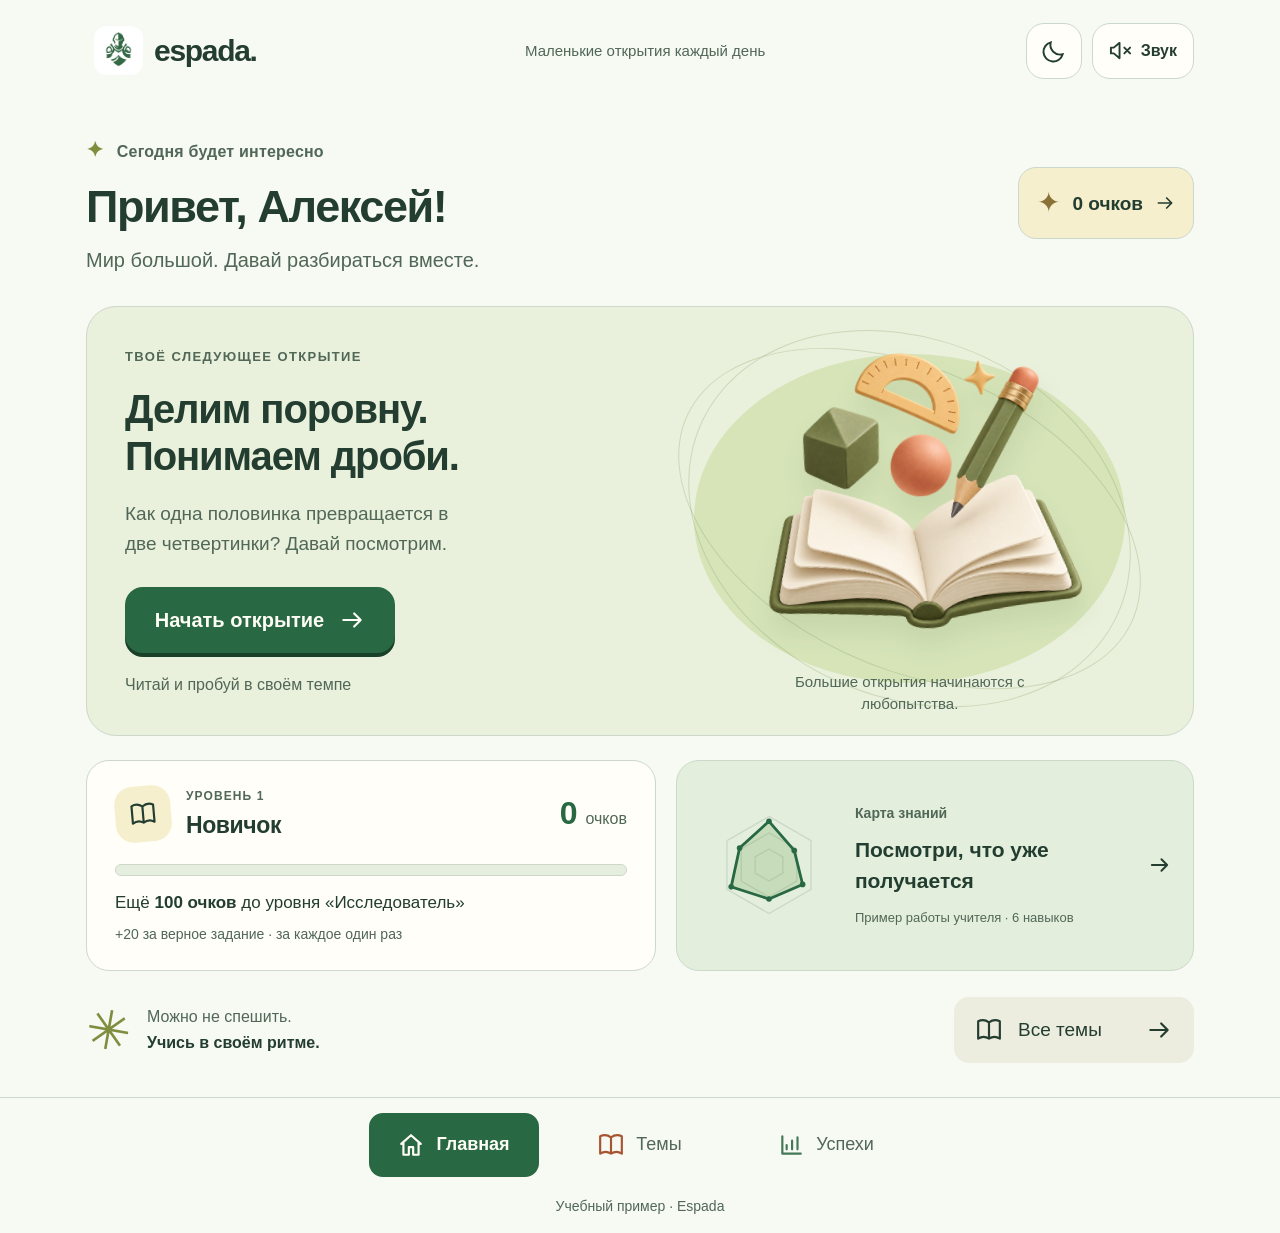
<file: index.html>
<!doctype html><html lang="ru"><head><meta charset="utf-8"><meta name="viewport" content="width=device-width,initial-scale=1"><title>Espada · Прототип ученика</title><link rel="stylesheet" href="preview.css?v=15"><link rel="stylesheet" href="discovery.css?v=15"><link rel="stylesheet" href="simple.css?v=15"><link rel="stylesheet" href="experiments.css?v=15"><link rel="stylesheet" href="clarity.css?v=15"><link rel="stylesheet" href="clarity-color.css?v=15"><link rel="stylesheet" href="clarity-green.css?v=15"><link rel="icon" href="assets/knight-light.jpg"><link rel="stylesheet" href="duo.css?v=15"><link rel="stylesheet" href="reference.css?v=15"><link rel="stylesheet" href="espada.css?v=15"></head><body data-variant="a"><div id="app"></div><div id="announcement" class="sr-only" aria-live="polite"></div><script src="progress-radar.js?v=15"></script><script src="focus-mode.js?v=15"></script><script src="discovery.js?v=15"></script><script src="simple.js?v=15"></script><script src="experiments.js?v=15"></script><script src="clarity-story.js?v=15"></script><script src="clarity-audio.js?v=15"></script><script src="clarity-journey.js?v=15"></script><script src="clarity.js?v=15"></script><script src="duo.js?v=15"></script><script src="reference-data.js?v=15"></script><script src="reference.js?v=15"></script><script src="espada.js?v=15"></script><script src="espada-native.js?v=15"></script><script src="preview.js?v=15"></script></body></html>
</file>
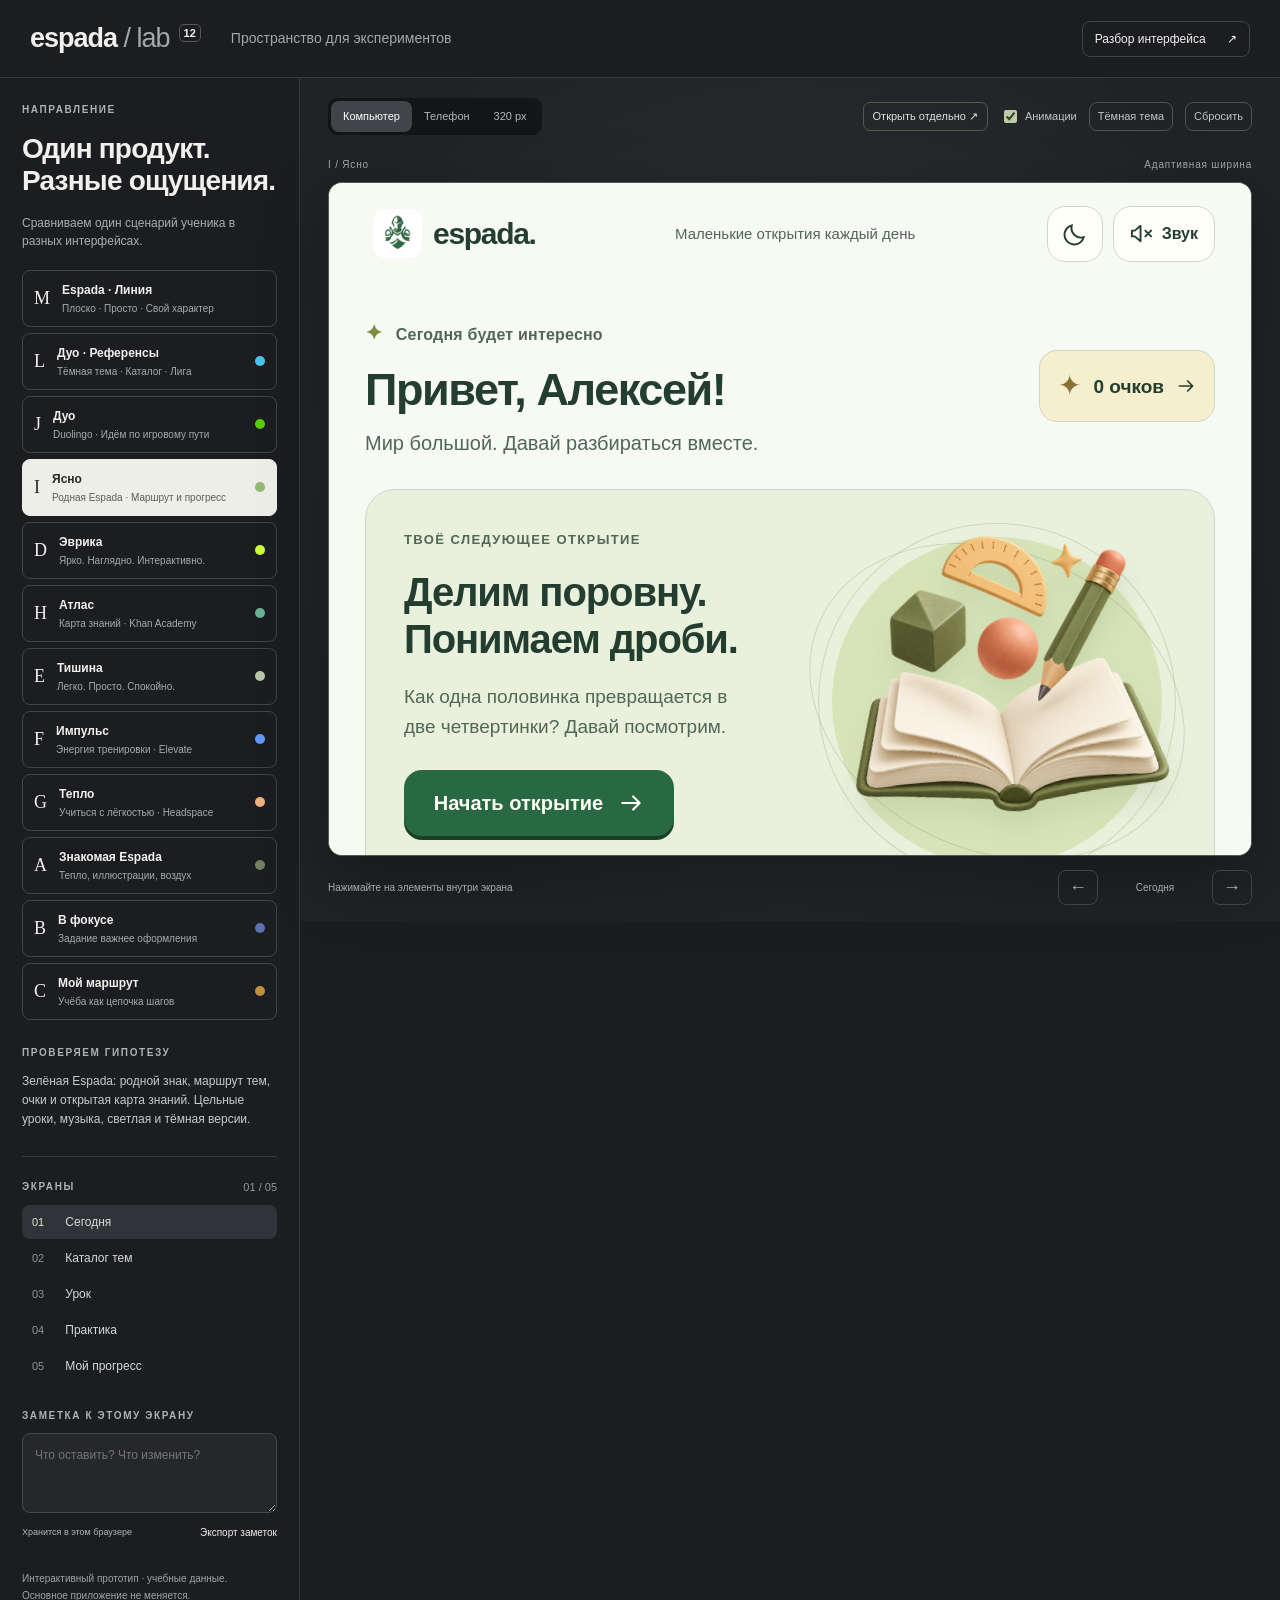
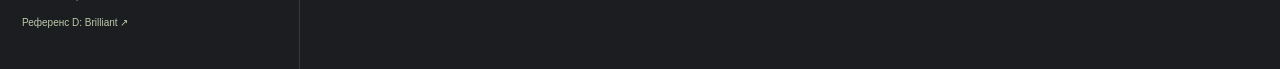
<file: lab.html>
<!doctype html>
<html lang="ru">
<head><meta charset="utf-8"><meta name="viewport" content="width=device-width,initial-scale=1"><title>Espada — дизайн-лаборатория</title><link rel="stylesheet" href="lab.css?v=15"><link rel="icon" href="assets/knight-light.jpg"></head>
<body>
<header class="lab-header"><a class="lab-brand" href="lab.html">espada<span> / lab</span><span class="version">12</span></a><span class="lab-subtitle">Пространство для экспериментов</span><button id="audit-open">Разбор интерфейса <span>↗</span></button></header>
<main class="workspace">
<aside class="sidebar">
<div class="eyebrow">НАПРАВЛЕНИЕ</div><h1>Один продукт.<br> Разные ощущения.</h1><p class="muted intro">Сравниваем один сценарий ученика в разных интерфейсах.</p>
<div class="variants" aria-label="Варианты дизайна">
<button class="variant" data-variant="m" aria-pressed="false"><span class="variant-letter">M</span><span><strong>Espada · Линия</strong><small>Плоско · Просто · Свой характер</small></span></button><button class="variant" data-variant="l" aria-pressed="false"><span class="variant-letter">L</span><span><strong>Дуо · Референсы</strong><small>Тёмная тема · Каталог · Лига</small></span><span class="swatch" style="background:#49c3eb"></span></button>
<button class="variant" data-variant="j" aria-pressed="false"><span class="variant-letter">J</span><span><strong>Дуо</strong><small>Duolingo · Идём по игровому пути</small></span><span class="swatch" style="background:#58cc02"></span></button>
<button class="variant active" data-variant="i" aria-pressed="true"><span class="variant-letter">I</span><span><strong>Ясно</strong><small>Родная Espada · Маршрут и прогресс</small></span><span class="swatch clear-green"></span></button>
<button class="variant" data-variant="d" aria-pressed="false"><span class="variant-letter">D</span><span><strong>Эврика</strong><small>Ярко. Наглядно. Интерактивно.</small></span><span class="swatch lime"></span></button>
<button class="variant" data-variant="h" aria-pressed="false"><span class="variant-letter">H</span><span><strong>Атлас</strong><small>Карта знаний · Khan Academy</small></span><span class="swatch jade"></span></button>
<button class="variant" data-variant="e" aria-pressed="false"><span class="variant-letter">E</span><span><strong>Тишина</strong><small>Легко. Просто. Спокойно.</small></span><span class="swatch sage"></span></button>
<button class="variant" data-variant="f" aria-pressed="false"><span class="variant-letter">F</span><span><strong>Импульс</strong><small>Энергия тренировки · Elevate</small></span><span class="swatch cobalt"></span></button>
<button class="variant" data-variant="g" aria-pressed="false"><span class="variant-letter">G</span><span><strong>Тепло</strong><small>Учиться с лёгкостью · Headspace</small></span><span class="swatch peach"></span></button>
<button class="variant" data-variant="a" aria-pressed="false"><span class="variant-letter">A</span><span><strong>Знакомая Espada</strong><small>Тепло, иллюстрации, воздух</small></span><span class="swatch olive"></span></button>
<button class="variant" data-variant="b" aria-pressed="false"><span class="variant-letter">B</span><span><strong>В фокусе</strong><small>Задание важнее оформления</small></span><span class="swatch blue"></span></button>
<button class="variant" data-variant="c" aria-pressed="false"><span class="variant-letter">C</span><span><strong>Мой маршрут</strong><small>Учёба как цепочка шагов</small></span><span class="swatch amber"></span></button>
</div>
<div class="direction-note"><span class="eyebrow">ПРОВЕРЯЕМ ГИПОТЕЗУ</span><p id="hypothesis"></p><a id="direction-reference" class="reference-link" target="_blank" rel="noopener" hidden></a></div>
<div class="screen-label"><span class="eyebrow">ЭКРАНЫ</span><span id="screen-count">01 / 05</span></div>
<nav class="screen-nav" aria-label="Экраны прототипа"><button data-screen="today" class="active">01 <span>Сегодня</span></button><button data-screen="learn">02 <span>Каталог тем</span></button><button data-screen="lesson">03 <span>Урок</span></button><button data-screen="practice">04 <span>Практика</span></button><button data-screen="progress">05 <span>Мой прогресс</span></button><button id="league-screen" data-screen="profile" hidden>06 <span>Лига</span></button></nav>
<label class="eyebrow note-label" for="notes">ЗАМЕТКА К ЭТОМУ ЭКРАНУ</label><textarea id="notes" placeholder="Что оставить? Что изменить?" rows="3"></textarea><div class="note-footer"><span id="save-status" aria-live="polite">Хранится в этом браузере</span><button id="export">Экспорт заметок</button></div>
<p class="sandbox-note">Интерактивный прототип · учебные данные.<br>Основное приложение не меняется.<br><a class="reference-link" href="https://brilliant.org/math/" target="_blank" rel="noopener">Референс D: Brilliant ↗</a></p>
</aside>
<section class="stage" aria-label="Просмотр прототипа">
<div class="toolbar"><div class="segmented" aria-label="Размер просмотра"><button data-device="desktop" aria-pressed="true" class="active">Компьютер</button><button data-device="mobile" aria-pressed="false">Телефон</button><button data-device="narrow" aria-pressed="false">320 px</button></div><div class="tools"><a id="standalone" href="preview.html?v=i&amp;screen=today" target="_blank" rel="noopener">Открыть отдельно ↗</a><label><input id="motion" type="checkbox" checked> Анимации</label><button id="theme" aria-pressed="false">Тёмная тема</button><button id="restart" title="Начать упражнение заново">Сбросить</button></div></div>
<div class="preview-info"><span id="preview-title">I / Ясно</span><span id="dimensions">Адаптивная ширина</span></div>
<div class="frame-holder"><iframe id="preview" src="preview.html?v=i&screen=today" title="Интерактивный прототип Espada"></iframe></div>
<footer class="stage-footer"><span>Нажимайте на элементы внутри экрана</span><div><button id="prev" aria-label="Предыдущий экран">←</button><span id="current-screen" aria-live="polite">Сегодня</span><button id="next" aria-label="Следующий экран">→</button></div></footer>
</section>
</main>
<dialog id="audit"><div class="dialog-top"><span class="eyebrow">ESPADA / UX-РАЗБОР / 05.10.2026</span><button id="audit-close" aria-label="Закрыть разбор">✕</button></div><h2>Хорошая база.<br>Меньше препятствий до учёбы.</h2><p class="audit-lead">Экспертная оценка локальной веб-версии и текущих компонентов. Главная, каталог и урок проверены в браузере. Это гипотезы для проверки с учениками, а не результаты пользовательского исследования.</p><div class="good"><strong>Сохраняем</strong><p>Три главных раздела, тёплый визуальный характер, продолжение занятий, пошаговые подсказки и разделение активности, самостоятельных ответов и оценок учителя.</p></div><div class="findings">
<article><span class="priority">01 · СНАЧАЛА</span><h3>Первое действие должно быть выше</h3><p>На узком экране иллюстрация высотой 190 px стоит перед названием темы и кнопкой. Другие задания находятся ещё ниже, в закрытом блоке.</p><strong>В вариантах:</strong><p>A уменьшает иллюстрацию; B сразу показывает задание; C объединяет действия в короткий маршрут.</p><small>Reports.tsx → Home</small></article>
<article><span class="priority">02 · СНАЧАЛА</span><h3>Тема — понятная точка входа</h3><p>«Учебник / Видео / Практика» разделены на верхнем уровне, затем внутри темы снова появляются «Урок / Видео / Задания». Разные каталоги могут усложнять поиск материалов одной темы.</p><strong>В вариантах:</strong><p>Единый каталог тем и последовательность «Прочитать → Попробовать → Разобрать результат». Видео остаётся ресурсом темы; проигрыватель в этот прототип не включён.</p><small>Reports.tsx → Learn; CourseLibrary.tsx</small></article>
<article><span class="priority">03 · СЛЕДОМ</span><h3>Один однозначный следующий шаг</h3><p>В уроке одновременно встречаются «Понятно, идём дальше» и «Далее». Два близких действия требуют лишнего толкования.</p><strong>В вариантах:</strong><p>Одна основная кнопка, счётчик частей и явный переход к упражнениям. Подсказка не конкурирует с проверкой ответа.</p><small>CourseLibrary.tsx → CourseReader</small></article>
<article><span class="priority">04 · СОХРАНИТЬ РАЗДЕЛЕНИЕ</span><h3>Прогресс должен объяснять результат</h3><p>В продукте уже различаются активность, чтение, самостоятельные ответы и оценка учителя. В новом дизайне важно не свести их к одному красивому проценту.</p><strong>В вариантах:</strong><p>Отдельные результаты практики, отдельная оценка учителя. Завершение чтения не выдаётся за освоение темы.</p><small>Reports.tsx → Progress; LevelCard.tsx</small></article>
</div><div class="audit-test"><h3>Как сравнивать</h3><p>Пройдите в каждом варианте один путь: найти задание → прочитать тему → ошибиться → взять подсказку → закончить практику → найти результат. Смотрите, где приходится останавливаться и думать о навигации. Отдельно проверьте телефон и уменьшение анимаций.</p><p><strong>Начальный выбор — B:</strong> меньше визуальной конкуренции и быстрее доступ к заданию. A сохраняет больше текущего характера; C делает последовательность занятий заметнее. Кабинеты учителя и родителя — следующий самостоятельный этап.</p></div></dialog>
<script src="lab.js?v=15"></script></body></html>
</file>
<file: preview.css>
*{box-sizing:border-box}body{--paper:#f7f6ef;--surface:#fffefa;--ink:#293c32;--muted:#677367;--line:#e2e5d9;--primary:#3e5d40;--on-primary:#fffef5;--soft:#e9eedc;--accent:#dce7ac;--hero:#304d3d;--radius:22px;--danger:#a33e35;--error:#fbe9e4;--success:#e9efdf;margin:0;background:var(--paper);color:var(--ink);font:15px/1.5 -apple-system,BlinkMacSystemFont,"Segoe UI",sans-serif;transition:background .25s,color .25s}body[data-variant=b]{--paper:#f4f5f7;--surface:#fff;--ink:#29313f;--muted:#656e7e;--line:#e0e3e9;--primary:#415a8d;--soft:#e9edf5;--accent:#d7e0f3;--hero:#324971;--radius:14px}body[data-variant=c]{--paper:#f7f3e9;--surface:#fffdf7;--ink:#403c2f;--muted:#746c5b;--line:#e5dece;--primary:#61512f;--soft:#eee6d2;--accent:#e9c775;--hero:#514830;--radius:25px}body.dark{--paper:#17201c;--surface:#222e27;--ink:#f0f0e7;--muted:#b5bfb1;--line:#3a483c;--primary:#c0d5a4;--on-primary:#1a271b;--soft:#33422e;--accent:#d5e4aa;--danger:#ffc0ac;--error:#472f29;--success:#33422c}body.dark[data-variant=b]{--paper:#181d26;--surface:#252d3b;--ink:#f0f2f8;--muted:#b5becf;--line:#3b475b;--primary:#bacdf4;--on-primary:#202f48;--soft:#33435c;--hero:#324971}body.dark[data-variant=c]{--paper:#211f19;--surface:#302b20;--ink:#f1ebdc;--muted:#c5baa2;--line:#4b4230;--primary:#e9cb85;--on-primary:#352b17;--soft:#443b25;--hero:#514830}button,input,select{font:inherit}button{cursor:pointer;color:inherit;touch-action:manipulation}button:disabled{cursor:default;opacity:.48}button:focus-visible,input:focus-visible,select:focus-visible,a:focus-visible{outline:3px solid var(--primary);outline-offset:4px}h1,h2,h3,p{margin:0}button{border:0}h1{font-size:36px;line-height:1.14;letter-spacing:-1.2px}h2{font-size:24px;line-height:1.22;letter-spacing:-.65px}h3{font-size:17px;line-height:1.3}.shell{min-height:100vh;display:flex;flex-direction:column}.app-header{display:flex;align-items:center;justify-content:space-between;gap:20px;padding:22px max(28px,calc((100% - 1000px)/2));border-bottom:1px solid var(--line)}.brand{background:none;padding:0;display:flex;align-items:center;gap:8px;font-weight:750;font-size:27px;letter-spacing:-1.2px}.brand img{height:34px;width:34px;border-radius:10px}.top-nav{display:flex;gap:8px}.top-nav button{background:none;color:var(--muted);padding:10px 15px;border-radius:12px;font-size:13px}.top-nav button.active{background:var(--soft);color:var(--ink);font-weight:650}.avatar{width:36px;height:36px;background:var(--soft);border-radius:50%;display:flex;align-items:center;justify-content:center;font-size:11px;font-weight:650}.main{width:100%;max-width:1056px;margin:0 auto;padding:32px 28px 60px;flex:1}.greeting{display:flex;align-items:flex-end;justify-content:space-between;gap:20px;margin-bottom:28px}.greeting p{color:var(--muted);margin-top:9px;font-size:14px}.eyebrow{font-size:10px;letter-spacing:1.5px;text-transform:uppercase;font-weight:700}.subtle{color:var(--muted)}.date{font-size:11px;color:var(--muted);padding-bottom:4px;white-space:nowrap}.hero{position:relative;border-radius:var(--radius);background:var(--hero);color:#fffdf0;padding:32px;display:flex;align-items:center;min-height:275px;gap:24px;overflow:hidden}.hero-copy{position:relative;z-index:1;flex:1;min-width:0}.hero .eyebrow{color:#dbe5ba}.hero h2{font-size:34px;line-height:1.12;max-width:500px;margin:20px 0 13px;letter-spacing:-1px}.hero p{color:#dbe2d5;font-size:13px}.hero img{width:31%;max-width:260px;object-fit:contain;flex-shrink:0}.button{display:inline-flex;gap:10px;align-items:center;justify-content:center;background:var(--primary);color:var(--on-primary);border-radius:12px;padding:13px 21px;font-size:13px;font-weight:650;min-height:45px;transition:transform .16s,filter .16s}.button:hover{filter:brightness(1.08);transform:translateY(-1px)}.button:active{transform:scale(.98)}.button.secondary{background:var(--soft);color:var(--ink)}.button.quiet{background:transparent;color:var(--primary);padding:10px}.hero .button{margin-top:24px;background:#e4edc2;color:#2e4230;min-width:165px}.pill{display:inline-flex;align-items:center;background:var(--soft);color:var(--ink);border-radius:20px;padding:5px 10px;font-size:10px;font-weight:600}.section-heading{display:flex;align-items:center;justify-content:space-between;gap:16px;margin:28px 0 14px}.section-heading h2{font-size:20px}.text-link{background:none;color:var(--primary);font-size:12px;padding:8px 0;font-weight:600}.home-grid{display:grid;grid-template-columns:1.5fr 1fr;gap:18px;margin-top:20px}.panel{background:var(--surface);border:1px solid var(--line);border-radius:var(--radius);padding:24px}.panel p{font-size:13px;color:var(--muted);margin-top:8px}.task-list{display:grid;gap:0}.task-row{padding:16px 0;border-bottom:1px solid var(--line);display:flex;align-items:center;gap:14px;width:100%;background:none;text-align:left}.task-row:last-child{border-bottom:0}.task-row strong{display:block;font-size:14px}.task-row small{font-size:11px;color:var(--muted);display:block;margin-top:5px}.task-row .row-end{margin-left:auto;font-size:12px;color:var(--primary);white-space:nowrap}.number{height:34px;width:34px;display:grid;place-items:center;flex-shrink:0;border-radius:10px;background:var(--soft);font-size:12px}.grade{font-size:40px;font-weight:650;letter-spacing:-2px;margin:10px 0}.grade span{font-size:17px;color:var(--muted);font-weight:400;letter-spacing:0}.mini{font-size:11px;color:var(--muted)}.fineprint{font-size:10px;color:var(--muted);line-height:1.6;margin-top:15px}.app-footer{font-size:10px;color:var(--muted);border-top:1px solid var(--line);padding:16px 28px;text-align:center}.bottom-nav{display:none}.focus-layout{display:grid;grid-template-columns:1fr 240px;gap:24px}.focus-layout .hero{background:var(--surface);color:var(--ink);border:1px solid var(--line);display:block;border-top:3px solid var(--primary);min-height:0}.focus-layout .hero .eyebrow,.focus-layout .hero p{color:var(--muted)}.focus-layout .hero h2{font-size:31px;max-width:520px}.focus-layout .hero .button{background:var(--primary);color:var(--on-primary)}.focus-layout .hero img{display:none}.focus-aside{border-left:1px solid var(--line);padding:6px 0 6px 24px}.focus-aside h3{font-size:13px}.focus-aside .grade{margin-top:20px}.focus-schedule{margin-top:30px}.focus-schedule .task-row{padding:18px 0}.focus-meta{display:flex;gap:24px;margin:24px 0 6px}.focus-meta div{font-size:11px;color:var(--muted)}.focus-meta strong{display:block;font-size:16px;color:var(--ink);margin-top:4px}.route-header{display:flex;gap:22px;align-items:center;background:var(--soft);border-radius:var(--radius);padding:24px;margin-bottom:24px}.route-header .route-mark{font-size:44px;line-height:1;font-family:Georgia,serif;color:var(--primary)}.route-header h2{font-family:Georgia,serif;font-size:28px;font-weight:400}.route-header p{font-size:12px;color:var(--muted);margin-top:6px}.route-header .pill{margin-left:auto;border:1px solid var(--line);white-space:nowrap}.route-layout{display:grid;grid-template-columns:1fr 250px;gap:26px}.route{position:relative;display:grid;gap:18px}.route:before{content:'';position:absolute;top:25px;bottom:25px;left:21px;width:2px;background:var(--line)}.route-step{display:flex;gap:18px;position:relative;align-items:flex-start}.route-node{background:var(--surface);border:1px solid var(--line);border-radius:50%;width:44px;height:44px;flex-shrink:0;display:grid;place-items:center;font-size:13px}.route-step.current .route-node{background:var(--primary);color:var(--on-primary);border-color:var(--primary)}.route-card{flex:1;min-width:0;background:var(--surface);border:1px solid var(--line);padding:22px;border-radius:18px}.route-step.current .route-card{border-color:var(--primary)}.route-card h3{font-size:20px;margin:8px 0}.route-card p{font-size:12px;color:var(--muted)}.route-card .button{margin-top:18px}.route-side img{width:100%;height:160px;object-fit:contain}.route-side .panel{margin-top:16px}.route-side .panel h3{font-size:14px}.filters{display:flex;gap:12px;align-items:center;margin:24px 0}.search{flex:1;min-width:0;position:relative}.search input{width:100%;background:var(--surface);border:1px solid var(--line);color:var(--ink);border-radius:12px;padding:13px 16px;font-size:13px;min-height:46px}.filters select{padding:12px;background:var(--surface);border:1px solid var(--line);border-radius:12px;color:var(--ink);font-size:13px}.topics{display:grid;grid-template-columns:repeat(3,minmax(0,1fr));gap:18px}.topic{padding:0;background:var(--surface);border:1px solid var(--line);border-radius:var(--radius);overflow:hidden;text-align:left;color:var(--ink);transition:transform .18s,box-shadow .18s}.topic:hover{transform:translateY(-3px);box-shadow:0 10px 25px #0000000b}.topic-img{width:100%;height:155px;object-fit:cover}.topic-body{padding:19px}.topic-body .eyebrow{font-size:9px;color:var(--muted)}.topic h3{font-size:17px;margin:9px 0 10px}.topic p{font-size:11px;color:var(--muted)}.topic-tag{display:inline-block;font-size:10px;margin-top:18px;color:var(--primary);font-weight:600}.topic-progress{height:4px;border-radius:4px;background:var(--line);margin-top:14px;overflow:hidden}.topic-progress i{height:100%;background:var(--primary);display:block}.topics.list{display:block;border-top:1px solid var(--line)}.topics.list .topic{border:0;border-radius:0;border-bottom:1px solid var(--line);background:none;display:flex;align-items:center;width:100%;padding:8px 0}.topics.list .topic-img{width:82px;height:82px;border-radius:14px}.topics.list .topic-body{flex:1;display:grid;grid-template-columns:1fr auto;align-items:center;gap:0 15px}.topics.list .topic-body .eyebrow{grid-column:1}.topics.list .topic h3{grid-column:1;font-size:18px;margin:7px 0}.topics.list .topic-tag{grid-column:2;grid-row:1/4;margin:0;padding:10px 15px;border-radius:9px;background:var(--soft)}.topics.list .topic-progress{display:none}.topics.route-topics{grid-template-columns:1fr}.route-topics .topic{display:flex;align-items:center}.route-topics .topic-img{width:130px;align-self:stretch;height:auto;object-fit:cover}.route-topics .topic-body{flex:1}.route-topics .topic-tag{margin-top:12px}.empty{grid-column:1/-1;padding:40px;text-align:center;color:var(--muted)}.breadcrumb{display:flex;align-items:center;gap:10px;margin-bottom:22px;color:var(--muted);font-size:11px}.breadcrumb button{color:var(--muted);background:none;padding:0;font-size:11px}.lesson-layout{display:grid;grid-template-columns:180px minmax(0,1fr);gap:28px}.lesson-outline{padding-top:4px}.lesson-outline .eyebrow{display:block;margin-bottom:15px}.lesson-outline button{display:block;width:100%;text-align:left;padding:11px 10px;border-radius:10px;background:none;font-size:12px;color:var(--muted);margin:3px 0}.lesson-outline button.active{background:var(--soft);color:var(--ink);font-weight:600}.lesson-content{max-width:660px}.lesson-content h1{font-size:31px;margin:12px 0}.lesson-content .lead{color:var(--muted);font-size:14px;line-height:1.7;margin-bottom:24px}.reader{background:var(--surface);border:1px solid var(--line);border-radius:var(--radius);padding:28px}.reader h2{font-size:21px;margin-bottom:16px}.reader p{font-size:15px;line-height:1.85}.math{display:flex;align-items:center;justify-content:center;gap:20px;font:30px/1.25 Georgia,serif;background:var(--soft);padding:26px;border-radius:14px;margin:22px 0}.frac{display:inline-flex;flex-direction:column;text-align:center;vertical-align:middle;min-width:26px}.frac span:first-child{border-bottom:1px solid currentColor;padding:0 6px 4px}.frac span:last-child{padding-top:4px}.rule{padding:16px 18px;border-left:3px solid var(--primary);font-size:13px;line-height:1.8;background:var(--paper);border-radius:0 10px 10px 0}.reader-controls{display:flex;align-items:center;justify-content:space-between;gap:12px;margin-top:24px}.reader-controls .subtle{font-size:11px}.lesson-content .fineprint{margin-left:3px}.practice-header{display:flex;align-items:center;gap:20px;margin-bottom:28px}.practice-header h1{font-size:25px}.practice-header .text-link{margin-left:auto}.practice-track{background:var(--line);height:5px;border-radius:6px;overflow:hidden;margin-bottom:30px}.practice-track i{display:block;background:var(--primary);height:100%;transition:width .4s}.exercise{max-width:650px;margin:auto}.exercise-top{display:flex;align-items:center;justify-content:space-between;gap:12px;margin-bottom:20px}.exercise-top .subtle{font-size:11px}.question-title{font-size:26px;line-height:1.3;margin-bottom:18px}.question-formula{font:38px/1.3 Georgia,serif;margin:24px 0;text-align:center}.answers{display:grid;grid-template-columns:repeat(3,minmax(0,1fr));gap:12px;margin:25px 0}.answer{background:var(--surface);border:1px solid var(--line);border-radius:14px;padding:20px 10px;min-height:85px;display:flex;align-items:center;justify-content:center;font:26px Georgia,serif;transition:background .18s,transform .18s}.answer:hover:not(:disabled){background:var(--soft);transform:translateY(-2px)}.answer.selected{background:var(--soft);border:2px solid var(--primary);padding:19px 9px}.answer.correct{background:var(--success);border:2px solid var(--primary)}.answer.wrong{background:var(--error);border:2px solid var(--danger)}.answer:disabled{opacity:1}.exercise-actions{display:flex;gap:15px;align-items:center;justify-content:space-between}.feedback{border-radius:14px;padding:19px;background:var(--success);margin:22px 0;animation:reveal .25s ease-out}.feedback.error{background:var(--error)}.feedback h3{font-size:16px}.feedback p{font-size:13px;line-height:1.7;margin-top:6px}.hint{background:var(--soft);border-radius:12px;padding:16px;font-size:13px;line-height:1.7;margin-bottom:18px}.result-layout{display:grid;grid-template-columns:1.4fr 1fr;gap:20px}.result-panel h2{margin:12px 0 8px}.result-panel p{font-size:13px;color:var(--muted)}.result-numbers{display:grid;grid-template-columns:repeat(3,minmax(0,1fr));gap:10px;margin:26px 0}.result-numbers strong{display:block;font-size:32px;line-height:1.2;letter-spacing:-1px}.result-numbers span{display:block;font-size:10px;color:var(--muted);margin-top:7px}.result-strip{display:flex;height:9px;gap:4px;margin-top:16px}.result-strip i{height:100%;background:var(--primary);border-radius:4px;flex:1}.result-strip i.assisted{opacity:.55}.result-strip i.missed{background:var(--danger)}.result-details{border-top:1px solid var(--line);padding-top:20px;margin:22px 0}.result-details li{font-size:12px;margin:10px 0}.next-topic{display:flex;gap:14px;align-items:center;background:var(--soft);border-radius:14px;padding:18px;margin-top:18px}.next-topic h3{font-size:15px}.next-topic p{font-size:12px;color:var(--muted);margin-top:5px}.next-topic .button{margin-left:auto;white-space:nowrap}.stat-line{display:flex;justify-content:space-between;gap:14px;font-size:12px;border-bottom:1px solid var(--line);padding:14px 0}.stat-line:last-child{border:0}.profile-card{max-width:550px}.profile-card h1{font-size:26px;margin:15px 0}.profile-card p{color:var(--muted)}.sr-only{position:absolute;width:1px;height:1px;padding:0;margin:-1px;overflow:hidden;clip:rect(0,0,0,0);white-space:nowrap;border:0}.scene{animation:reveal .35s cubic-bezier(.2,.7,.2,1)}@keyframes reveal{from{opacity:.3;transform:translateY(12px)}to{opacity:1;transform:translateY(0)}}body[data-variant=c] h1{font-family:Georgia,serif;font-weight:400;letter-spacing:-1px}body[data-variant=b] .brand img{display:none}body[data-variant=b] .top-nav button{border-radius:6px}body[data-variant=b] .panel{border-radius:14px}body[data-variant=b] .reader{border:0;background:transparent;padding:10px 0}body[data-variant=c] .reader{box-shadow:5px 5px 0 var(--soft)}
@media(max-width:800px){.app-header{padding:18px 24px}.top-nav button{font-size:12px;padding:9px 10px}.main{padding:28px 24px 40px}h1{font-size:31px}.hero{padding:26px}.hero h2{font-size:29px}.hero img{width:29%}.focus-layout{grid-template-columns:1fr 190px;gap:18px}.focus-aside{padding-left:18px}.route-layout{grid-template-columns:1fr 200px;gap:18px}.topics{gap:12px}.topic-body{padding:15px}.topic h3{font-size:15px}.topic-img{height:125px}.lesson-layout{grid-template-columns:145px minmax(0,1fr);gap:22px}.reader{padding:22px}.result-layout{grid-template-columns:1fr 1fr;gap:14px}.panel{padding:20px}}
@media(max-width:600px){body{font-size:14px}.app-header{padding:16px 20px;gap:12px}.brand{font-size:25px}.brand img{height:30px;width:30px}.top-nav{display:none}.main{padding:25px 20px 34px}.greeting{margin-bottom:22px;align-items:flex-start}.greeting h1{font-size:30px}.greeting p{font-size:13px;margin-top:7px}.date{display:none}.hero{padding:24px;min-height:0;display:block}.hero h2{font-size:29px;margin:15px 0 12px;max-width:260px}.hero-copy{max-width:100%}.hero img{width:84px;height:90px;position:absolute;right:12px;top:10px;opacity:.28}.hero p{font-size:12px;max-width:260px}.hero .button{width:100%;margin-top:23px}.hero .eyebrow{font-size:9px;max-width:220px}.home-grid{grid-template-columns:1fr;gap:14px}.panel{padding:20px}.task-row strong{font-size:13px}.section-heading{margin-top:24px}.section-heading h2{font-size:19px}.home-grid .panel:last-child{display:grid;grid-template-columns:1fr auto;gap:0 15px;align-items:start}.home-grid .panel:last-child .eyebrow,.home-grid .panel:last-child p,.home-grid .panel:last-child .text-link{grid-column:1}.home-grid .panel:last-child .grade{grid-column:2;grid-row:1/4;margin:0;font-size:35px}.home-grid .panel:last-child .text-link{text-align:left}.bottom-nav{display:flex;position:sticky;bottom:0;z-index:10;background:var(--paper);border-top:1px solid var(--line);padding:9px 12px max(10px,env(safe-area-inset-bottom));gap:6px}.bottom-nav button{flex:1;display:flex;flex-direction:column;align-items:center;gap:4px;background:none;color:var(--muted);padding:8px 5px;border-radius:12px;font-size:10px}.bottom-nav .nav-icon{font-size:19px;line-height:1.1}.bottom-nav button.active{background:var(--soft);color:var(--ink);font-weight:650}.app-footer{font-size:9px;padding:15px 20px}.focus-layout{grid-template-columns:1fr}.focus-layout .hero{padding:23px}.focus-layout .hero h2{font-size:29px;max-width:none}.focus-meta{gap:25px}.focus-aside{border:0;border-top:1px solid var(--line);padding:20px 0;margin-top:4px;display:grid;grid-template-columns:1fr auto;gap:0 15px}.focus-aside h3,.focus-aside p,.focus-aside button{grid-column:1}.focus-aside .grade{grid-column:2;grid-row:1/4;margin:0}.focus-aside button{text-align:left}.focus-schedule{margin-top:24px}.route-layout{grid-template-columns:1fr}.route-header{padding:19px;gap:12px}.route-header h2{font-size:25px}.route-header .route-mark{font-size:34px}.route-header .pill{font-size:9px;padding:4px 7px}.route-side{display:none}.route-card{padding:20px}.route-card h3{font-size:19px}.route-step{gap:12px}.route-node{width:34px;height:34px;font-size:12px}.route:before{left:16px}.route-card .button{width:100%}.filters{gap:8px;margin:20px 0}.filters select{max-width:105px;padding:12px 8px}.search input{padding:13px 12px}.topics{grid-template-columns:1fr}.topic{display:flex;align-items:stretch}.topic-img{width:104px;height:auto;object-fit:cover}.topic-body{padding:17px;flex:1}.topic h3{font-size:16px}.topic-tag{margin-top:12px}.topic-progress{margin-top:11px}.topics.list .topic-img{display:none}.topics.list .topic-body{padding:14px 0;gap:0 10px}.topics.list .topic h3{font-size:16px}.topics.list .topic-tag{padding:8px 10px;font-size:9px}.topics.route-topics .topic-img{width:90px}.lesson-layout{display:block}.lesson-outline{display:flex;gap:6px;overflow:auto;margin-bottom:24px;padding:0}.lesson-outline .eyebrow{display:none}.lesson-outline button{white-space:nowrap;width:auto;flex-shrink:0;font-size:10px;padding:9px 11px}.lesson-content h1{font-size:27px}.lesson-content .lead{font-size:13px}.reader{padding:21px}.reader h2{font-size:20px}.reader p{font-size:14px;line-height:1.8}.math{font-size:28px;gap:15px;padding:22px 12px}.reader-controls{gap:10px}.reader-controls .button{font-size:11px;padding:12px 14px}.reader-controls .subtle{font-size:10px}.practice-header h1{font-size:23px}.practice-header{gap:12px}.practice-header .text-link{font-size:10px}.exercise-top{gap:10px}.exercise-top .subtle{font-size:10px}.question-title{font-size:25px}.answers{gap:10px}.answer{min-height:85px;font-size:26px}.exercise-actions{gap:10px}.exercise-actions .button{font-size:12px;padding:12px 17px}.exercise-actions .quiet{padding:10px 4px}.result-layout{grid-template-columns:1fr}.result-numbers strong{font-size:34px}.next-topic{align-items:flex-start;flex-direction:column}.next-topic .button{margin-left:0}.breadcrumb{font-size:10px}.breadcrumb button{font-size:10px}.practice-track{margin-bottom:25px}}
@media(prefers-reduced-motion:reduce){*,*::before,*::after{animation:none!important;transition:none!important;scroll-behavior:auto!important}}body.no-motion *,body.no-motion *::before,body.no-motion *::after{animation:none!important;transition:none!important}
</file>
<file: discovery.css>
/* D / Eureka — an original visual direction inspired by learning through doing. */
body[data-variant=d]{--paper:#fafbf7;--surface:#fff;--ink:#1d211c;--muted:#72796c;--line:#dfe3d8;--primary:#ccff39;--on-primary:#172100;--soft:#f0f3e9;--accent:#ccff39;--radius:19px;--danger:#af373c;--error:#fff0ed;--success:#effbdc;--d-lime:#ccff39;--d-purple:#e6dcff;--d-blue:#ddebff;--d-diagram:#f2f5e8;--d-stroke:#26301e;--d-empty:#fffef6;font-family:-apple-system,BlinkMacSystemFont,"Segoe UI",sans-serif}
body.dark[data-variant=d]{--paper:#171b16;--surface:#22281e;--ink:#f4f7eb;--muted:#b3bcaa;--line:#424b39;--soft:#2e3627;--error:#442b28;--success:#303e22;--d-purple:#403650;--d-blue:#2e3c4e;--d-diagram:#2d3723;--d-stroke:#7b866e;--d-empty:#3c4730}
body[data-variant=d] .app-header{padding:17px max(28px,calc((100% - 1016px)/2));background:var(--surface)}
body[data-variant=d] .brand{font-size:28px;letter-spacing:-1.6px;font-weight:850;gap:7px}
body[data-variant=d] .brand img{display:none}
body[data-variant=d] .brand:before{content:'✳';display:grid;place-items:center;width:34px;height:34px;border-radius:50%;background:var(--d-lime);color:#1d211c;font-size:32px;line-height:1;letter-spacing:0;font-weight:400}
body[data-variant=d] .avatar{background:var(--d-purple);color:var(--ink);border:1px solid var(--line)}
body[data-variant=d] .top-nav{gap:24px}
body[data-variant=d] .top-nav button{padding:8px 0;border-radius:0;background:transparent;font-size:12px;border-bottom:2px solid transparent}
body[data-variant=d] .top-nav button.active{background:none;border-color:var(--ink);color:var(--ink)}
body[data-variant=d] .main{max-width:1072px;padding:30px 28px 36px}
body[data-variant=d] .button{background:var(--d-lime);color:#1d211c;border:1px solid #b1d93b;border-bottom:3px solid #8cb323;border-radius:11px;padding:13px 23px;font-size:13px;font-weight:750;box-shadow:none;transition:transform .15s,box-shadow .15s}
body[data-variant=d] .button:hover{filter:none;transform:translateY(-2px);box-shadow:0 4px 0 #1b221610}
body[data-variant=d] .button:active{transform:translateY(1px);border-bottom-width:1px;margin-bottom:2px}
body[data-variant=d] .button.secondary{background:var(--surface);border-color:var(--line);color:var(--ink)}
body[data-variant=d] .button.quiet{background:transparent;color:var(--ink);border:0;box-shadow:none}
body[data-variant=d] .text-link{color:var(--ink);font-weight:650;font-size:11px}
body[data-variant=d] button:focus-visible,body[data-variant=d] input:focus-visible,body[data-variant=d] select:focus-visible{outline:3px solid #739b15;outline-offset:4px}
.d-mini-label{font-size:9px;letter-spacing:1.5px;line-height:1.5;font-weight:750;color:var(--muted)}
.d-welcome{display:flex;align-items:center;justify-content:space-between;gap:22px;margin-bottom:25px}
.d-welcome h1{font-size:clamp(34px,5.5vw,57px);font-weight:800;letter-spacing:-2.4px;line-height:1.13;margin:10px 0 11px}
.d-highlight{position:relative;isolation:isolate;white-space:nowrap}
.d-highlight:after{content:'';position:absolute;z-index:-1;left:-3px;right:-7px;bottom:3px;height:35%;background:var(--d-lime);transform:rotate(-3deg);border-radius:45% 10% 35% 10%}
body.dark .d-highlight:after{background:#56701c}
.d-welcome p{font-size:12px;color:var(--muted)}
.d-day{font-size:40px;letter-spacing:-2px;font-weight:350;line-height:1;text-align:right;padding-top:10px}
.d-day span{display:block;font-size:8px;font-weight:650;letter-spacing:2px;margin-top:9px;color:var(--muted)}
.d-feature{display:grid;grid-template-columns:1.1fr 1fr;border:1px solid var(--line);border-radius:22px;background:var(--surface);overflow:hidden}
.d-feature-copy{display:flex;flex-direction:column;align-items:flex-start;padding:27px 30px}
.d-chapter{display:flex;gap:12px;align-items:center;font-size:8px;letter-spacing:1.4px;color:var(--muted)}
.d-chapter strong{font-size:11px;letter-spacing:0;font-weight:650;color:var(--ink);display:block;margin-top:3px}
.d-chapter-number{display:grid;place-items:center;width:34px;height:38px;border:1px solid var(--line);border-radius:8px;font-size:15px;font-weight:700;color:var(--ink);letter-spacing:-.5px;transform:rotate(-6deg)}
.d-feature-copy h2{font-size:clamp(25px,3.8vw,36px);font-weight:760;line-height:1.13;letter-spacing:-1.25px;margin:22px 0 15px}
.d-feature-copy>p{font-size:13px;line-height:1.75;color:var(--muted)}
.d-feature-action{display:flex;align-items:center;gap:15px;flex-wrap:wrap;margin-top:25px}
.d-feature-action>span{font-size:9px;color:var(--muted)}
.d-lesson-trail{display:flex;gap:7px;align-items:center;font-size:8px;color:var(--muted);margin-top:23px;width:100%;max-width:270px}
.d-lesson-trail .current{color:var(--ink);font-weight:650}.d-lesson-trail i{height:1px;background:var(--line);flex:1;min-width:8px}
.d-explorer{background-color:var(--d-diagram);background-image:radial-gradient(var(--line) .8px,transparent .8px);background-size:17px 17px;padding:20px 26px 18px;position:relative;display:flex;flex-direction:column;align-items:center;min-width:0}
.d-feature>.d-explorer{border-left:1px solid var(--line)}
.d-explorer-top{display:flex;align-items:center;justify-content:space-between;gap:14px;width:100%}.d-explorer-top .d-mini-label{font-size:8px;letter-spacing:1.3px}
.d-live-tag{font-size:8px;padding:4px 7px;border:1px solid var(--line);border-radius:5px;background:var(--surface);color:var(--muted);transform:rotate(3deg)}
.d-disc-wrap{position:relative;display:grid;place-items:center;width:100%;margin-top:4px}
.d-disc{display:block;width:174px;height:174px;overflow:visible}
.d-disc-shadow{fill:var(--d-stroke);opacity:.09}
.d-sector{fill:var(--d-empty);stroke:var(--d-stroke);stroke-width:1.5;stroke-linejoin:round;transform-origin:100px 100px;animation:d-sector-in .42s cubic-bezier(.18,.8,.25,1) both;animation-delay:calc(var(--sector)*12ms)}
.d-sector.filled{fill:var(--d-lime)}
.d-disc-edge{fill:none;stroke:var(--d-stroke);stroke-width:1.7;pointer-events:none}
.d-fraction-stamp{position:absolute;right:calc(50% - 113px);top:16px;font:italic 22px Georgia,serif;transform:rotate(10deg);background:var(--surface);padding:5px 10px;border:1px solid var(--line);border-radius:9px}
.d-equation{display:flex;align-items:center;justify-content:center;gap:18px;font-size:24px;line-height:1;font-weight:650;min-height:62px;margin:0 0 13px}
.d-equation>span:nth-child(2){font-size:21px;font-weight:400;color:var(--muted)}
.d-equal-value{background:var(--surface);border:1px solid var(--line);border-radius:9px;min-width:47px;padding:7px 8px;text-align:center}
.d-equation .frac{min-width:21px}.d-equation .frac span:first-child{padding:0 4px 3px}.d-equation .frac span:last-child{padding-top:3px}
.d-slice-label{display:flex;justify-content:space-between;gap:16px;width:100%;max-width:250px;font-size:10px}.d-factor-label{font-weight:700}
.d-slice-range{display:block;width:100%;max-width:250px;margin:14px 0 5px;accent-color:var(--ink);height:6px;cursor:ew-resize}
.d-range-ticks{display:flex;justify-content:space-between;width:100%;max-width:250px;font-size:9px;color:var(--muted);margin-top:3px}
.d-explorer-caption{font-size:9px;color:var(--muted);margin-top:13px;text-align:center}
.d-section-heading{margin:29px 0 15px}.d-section-heading h2{font-size:20px;letter-spacing:-.6px}.d-section-heading .text-link span{font-size:15px;margin-left:7px}
.d-course-grid{display:grid;grid-template-columns:repeat(3,minmax(0,1fr));gap:16px}
.d-course-card{display:block;background:var(--surface);border:1px solid var(--line);border-radius:16px;overflow:hidden;text-align:left;min-width:0;padding:0;transition:transform .22s cubic-bezier(.2,.7,.3,1),box-shadow .22s}
.d-course-card:hover{transform:translateY(-5px);box-shadow:0 8px 0 var(--soft)}
.d-card-art{height:143px;overflow:hidden;position:relative;display:flex;justify-content:center;align-items:center;border-bottom:1px solid var(--line)}
.d-art-fractions{background:var(--d-diagram);gap:14px}.d-art-fractions .d-disc{width:135px;height:135px;transform:rotate(-13deg)}.d-art-equation{font-size:54px;font-weight:350;letter-spacing:-3px;transform:rotate(8deg)}
.d-art-numbers{background:var(--d-purple)}.d-art-geometry{background:var(--d-blue)}.d-card-art>svg{width:100%;height:100%;color:var(--d-stroke)}
.d-number-block rect{fill:var(--surface);stroke:var(--d-stroke);stroke-width:1.5}.d-number-block text{fill:var(--ink);font-size:36px;font-weight:550}.d-art-line{stroke:var(--d-stroke);stroke-width:1.5;fill:none}.d-geo-grid{stroke:var(--d-stroke);stroke-width:.6;opacity:.14}.d-triangle{fill:var(--surface);stroke:var(--d-stroke);stroke-width:1.5}.d-art-geometry circle{fill:var(--d-stroke)}
.d-course-copy{padding:18px}.d-course-copy .d-mini-label{font-size:8px;letter-spacing:1px}.d-course-copy .d-mini-label span{font-weight:400}.d-course-copy h3{font-size:19px;letter-spacing:-.65px;margin:9px 0}.d-course-copy p{font-size:11px;color:var(--muted);line-height:1.6}.d-course-bottom{display:flex;align-items:center;justify-content:space-between;margin-top:17px;font-size:10px;font-weight:650}.d-circle-plus{width:23px;height:23px;border:1px solid var(--line);border-radius:50%;display:grid;place-items:center;font-size:17px;font-weight:400;transition:transform .22s,background .22s}.d-course-card:hover .d-circle-plus{transform:rotate(90deg);background:var(--d-lime);color:#1d211c}
.d-teacher-note{display:flex;align-items:center;gap:16px;padding:20px 0 0;margin-top:26px;border-top:1px solid var(--line)}.d-note-symbol{font-size:28px;line-height:1}.d-teacher-note strong{font-size:12px}.d-teacher-note p{font-size:10px;color:var(--muted);margin-top:5px}.d-teacher-note .text-link{margin-left:auto;white-space:nowrap}
.d-catalog-symbol{font:italic 86px/1 Georgia,serif;transform:rotate(15deg);color:var(--muted);padding-right:22px}
body[data-variant=d] .search input,body[data-variant=d] .filters select{background:var(--surface);border-radius:10px;font-size:12px}
.d-catalog-intro{display:flex;align-items:center;justify-content:space-between;gap:16px;margin:28px 0 18px}.d-catalog-intro h2{font-size:19px}.d-catalog-intro .d-mini-label{font-size:8px;white-space:nowrap}
.d-learning-promise{display:flex;gap:18px;align-items:center;margin-top:30px;border-top:1px solid var(--line);padding-top:25px}.d-learning-promise>span{font-size:38px;line-height:1}.d-learning-promise p{font-size:12px;color:var(--muted);line-height:1.8}.d-learning-promise strong{color:var(--ink)}
.d-reader-top{display:flex;align-items:center;gap:18px;margin-bottom:27px}.d-reader-top>.d-mini-label{margin:auto;font-size:8px;text-align:center}.d-reader-count{font-size:16px;font-weight:700;white-space:nowrap}.d-reader-count span{font-size:11px;color:var(--muted);font-weight:400}
.d-reading-steps{display:grid;grid-template-columns:repeat(3,1fr);gap:8px;margin-bottom:30px}.d-reading-steps button{background:none;text-align:left;padding:0;color:var(--muted);font-size:9px}.d-reading-steps i{display:block;background:var(--line);height:4px;border-radius:3px;margin-bottom:8px}.d-reading-steps .active{color:var(--ink);font-weight:650}.d-reading-steps .active i{background:#94c524}
.d-lesson-intro{margin-bottom:26px;max-width:700px}.d-lesson-intro h1{font-size:37px;font-weight:780;line-height:1.15;letter-spacing:-1.45px;margin:12px 0}.d-lesson-intro>p{font-size:13px;color:var(--muted);line-height:1.7}
.d-lesson-grid{display:grid;grid-template-columns:1.15fr 1fr;gap:30px;align-items:start}.d-lesson-text h2{font-size:22px;letter-spacing:-.6px;line-height:1.3;margin:8px 0 14px}.d-lesson-text>p{font-size:14px;line-height:1.85;color:var(--muted)}.d-lesson-grid>.d-explorer{border:1px solid var(--line);border-radius:18px}
.d-aha{display:flex;gap:14px;background:var(--soft);padding:19px;border-radius:14px;margin-top:23px}.d-aha-symbol{display:grid;place-items:center;background:var(--d-lime);color:#1d211c;border:1px solid #a0c42f;border-radius:50%;width:27px;height:27px;flex-shrink:0;font-weight:800}.d-aha strong{font-size:12px}.d-aha p{font-size:12px;line-height:1.75;margin-top:7px;color:var(--muted)}
.d-lesson-text .reader-controls{margin-top:24px}.d-lesson-text .reader-controls .button{font-size:11px;padding:12px 18px}.d-lesson-text .mini{font-size:9px}
.d-concept-board{background:var(--soft);border:1px solid var(--line);border-radius:18px;overflow:hidden;text-align:center}.d-concept-board .d-card-art{height:200px}.d-concept-equation{font-size:21px;font-weight:650;padding:28px 15px 18px}.d-concept-board>p{font-size:10px;color:var(--muted);padding:0 15px 25px}
.d-practice-kicker{display:flex;align-items:center;justify-content:space-between;max-width:650px;margin:0 auto 15px}.d-spark{display:grid;place-items:center;background:var(--d-lime);color:#1d211c;border-radius:50%;width:30px;height:30px;font-size:27px}.d-practice-bottom{display:flex;justify-content:space-between;gap:15px;border-top:1px solid var(--line);margin:40px auto 0;padding-top:17px;max-width:650px;font-size:9px;color:var(--muted)}.d-practice-bottom span:last-child{font-size:8px;letter-spacing:1px}
body[data-variant=d] .practice-header{max-width:650px;margin:0 auto 26px}body[data-variant=d] .practice-header h1{font-size:34px;font-weight:800;letter-spacing:-1.3px}body[data-variant=d] .exercise-top .pill{font-size:10px;background:var(--soft);border:1px solid var(--line)}body[data-variant=d] .practice-track{height:6px}body[data-variant=d] .practice-track i{background:#8fb628}body[data-variant=d] .question-title{font-size:28px;letter-spacing:-.8px}body[data-variant=d] .question-formula{font-family:inherit;font-weight:550;padding:20px;background:var(--soft);border-radius:18px;margin:20px 0}body[data-variant=d] .answer{font-family:inherit;font-weight:550;border:1px solid var(--line);border-bottom:3px solid var(--line);border-radius:14px;min-height:100px}body[data-variant=d] .answer.selected{border:2px solid var(--ink);border-bottom-width:4px;background:var(--soft)}body[data-variant=d] .answer.correct{background:var(--success);border:2px solid #88a842;border-bottom-width:4px}body[data-variant=d] .answer.wrong{background:var(--error);border:2px solid var(--danger);border-bottom-width:4px}body[data-variant=d] .feedback{border:1px solid var(--line)}body[data-variant=d] .feedback h3{font-size:17px}body[data-variant=d] .hint{font-size:12px;border:1px dashed var(--line)}
.d-result-kicker{display:flex;justify-content:space-between;align-items:center;margin-bottom:10px}.d-result-kicker>span:last-child{font-size:50px;line-height:1;color:#8ca822}body[data-variant=d] .greeting h1{font-size:42px;font-weight:800;letter-spacing:-1.7px}body[data-variant=d] .greeting p{font-size:12px}body[data-variant=d] .greeting .date{display:none}body[data-variant=d] .result-panel{background:var(--d-diagram)}body[data-variant=d] .result-numbers strong{font-size:48px;letter-spacing:-2px}body[data-variant=d] .result-strip i{background:#6b9321}body[data-variant=d] .result-strip i.missed{background:var(--danger)}body[data-variant=d] .result-strip i.assisted{background:#8f83ba;opacity:1}body[data-variant=d] .next-topic{background:var(--surface);border:1px solid var(--line)}body[data-variant=d] .app-footer{font-size:8px;letter-spacing:.7px;background:var(--surface)}
@keyframes d-sector-in{from{opacity:.35;transform:scale(.96) rotate(-5deg)}to{opacity:1;transform:scale(1) rotate(0)}}
@media(max-width:800px){.d-feature-copy{padding:24px}.d-feature-action{gap:10px}.d-feature-action>.button{font-size:12px;padding:12px 18px}.d-feature-action>span{font-size:8px}.d-explorer{padding:18px}.d-disc{width:157px;height:157px}.d-course-grid{gap:12px}.d-card-art{height:124px}.d-art-fractions .d-disc{width:110px;height:110px}.d-art-equation{font-size:43px}.d-course-copy{padding:14px}.d-course-copy h3{font-size:17px}.d-course-copy p{font-size:10px}.d-course-copy .d-mini-label{font-size:7px;letter-spacing:.7px}.d-lesson-grid{gap:20px}.d-lesson-intro h1{font-size:32px}.d-lesson-text .reader-controls{flex-wrap:wrap}}
@media(max-width:600px){body[data-variant=d] .app-header{padding:15px 19px}body[data-variant=d] .brand{font-size:26px}body[data-variant=d] .brand:before{width:30px;height:30px;font-size:28px}body[data-variant=d] .main{padding:23px 19px 30px}.d-mini-label{font-size:8px;letter-spacing:1.2px}.d-welcome{gap:12px;margin-bottom:21px}.d-welcome h1{font-size:38px;letter-spacing:-1.8px;margin:10px 0}.d-welcome p{font-size:11px;line-height:1.6;max-width:260px}.d-day{display:none}.d-feature{display:flex;flex-direction:column}.d-feature-copy{padding:23px 22px 20px}.d-feature-copy h2{font-size:30px;letter-spacing:-1.1px;margin:19px 0 12px}.d-feature-copy>p{font-size:12px}.d-feature-action{margin-top:20px;width:100%;justify-content:space-between;gap:10px}.d-feature-action>.button{padding:13px 16px;font-size:12px}.d-feature-action>span{font-size:8px}.d-lesson-trail{margin-top:20px}.d-feature>.d-explorer{border-left:0;border-top:1px solid var(--line)}.d-explorer{padding:17px 22px}.d-disc{width:164px;height:164px}.d-feature .d-disc{width:135px;height:135px}.d-feature .d-equation{font-size:22px;margin-bottom:12px;min-height:54px}.d-feature .d-disc-wrap{margin:0}.d-feature .d-fraction-stamp{right:calc(50% - 96px);top:8px;font-size:19px}.d-section-heading{margin:26px 0 15px}.d-section-heading h2{font-size:19px;max-width:190px;line-height:1.25}.d-course-grid{grid-template-columns:1fr;gap:14px}.d-course-card{display:grid;grid-template-columns:108px minmax(0,1fr)}.d-card-art{height:100%;min-height:150px;border-bottom:0;border-right:1px solid var(--line)}.d-art-fractions{flex-direction:column;gap:0}.d-art-fractions .d-disc{width:92px;height:92px}.d-art-equation{font-size:28px;letter-spacing:-1px;margin-top:-5px}.d-card-art>svg{width:170px;max-width:none;min-width:170px;transform:rotate(-12deg)}.d-course-copy{padding:17px 15px}.d-course-copy h3{font-size:19px}.d-course-copy .d-mini-label{font-size:7px}.d-course-copy p{font-size:10px;line-height:1.65}.d-course-bottom{margin-top:15px}.d-teacher-note{flex-wrap:wrap;gap:12px}.d-teacher-note>div{flex:1}.d-teacher-note .text-link{margin-left:39px}.d-teacher-note strong{font-size:12px;line-height:1.5;display:block}.d-teacher-note p{line-height:1.6}.d-catalog-symbol{font-size:70px;padding-right:5px}.d-catalog-intro{align-items:flex-start;margin-top:24px;gap:13px}.d-catalog-intro h2{font-size:18px;max-width:200px}.d-catalog-intro .d-mini-label{font-size:7px;letter-spacing:.8px}.d-learning-promise{gap:12px}.d-learning-promise p{font-size:11px}.d-reader-top{gap:8px;margin-bottom:22px}.d-reader-top .text-link{font-size:10px;white-space:nowrap}.d-reader-top>.d-mini-label{font-size:7px;letter-spacing:.3px;max-width:105px}.d-reader-count{font-size:14px}.d-reading-steps{margin-bottom:24px;gap:6px}.d-reading-steps button{font-size:8px}.d-lesson-intro h1{font-size:29px;letter-spacing:-1.1px;line-height:1.18}.d-lesson-intro>p{font-size:12px}.d-lesson-grid{display:flex;flex-direction:column;gap:24px}.d-lesson-text{display:contents}.d-lesson-text h2{order:0;font-size:22px;margin:0 0 -12px}.d-lesson-text>p{order:1;font-size:13px;line-height:1.8}.d-lesson-grid>.d-explorer,.d-concept-board{order:2;width:100%}.d-aha{order:3;margin-top:0}.d-lesson-text .reader-controls{order:4;margin-top:0;width:100%;flex-wrap:nowrap}.d-lesson-text .reader-controls .button{font-size:12px}.d-practice-kicker{margin-bottom:16px}body[data-variant=d] .practice-header h1{font-size:29px}body[data-variant=d] .practice-header .text-link{font-size:9px;max-width:100px;text-align:right}body[data-variant=d] .question-title{font-size:26px}body[data-variant=d] .question-formula{font-size:34px}body[data-variant=d] .answer{min-height:96px}body[data-variant=d] .exercise-actions .button{font-size:11px;padding:13px 17px}.d-practice-bottom{flex-direction:column;font-size:9px;gap:8px}.d-result-kicker{gap:10px}.d-result-kicker .d-mini-label{font-size:7px;letter-spacing:.9px}.d-result-kicker>span:last-child{font-size:40px}body[data-variant=d] .greeting h1{font-size:35px}body[data-variant=d] .greeting p{line-height:1.7}body[data-variant=d] .result-numbers strong{font-size:43px}body[data-variant=d] .bottom-nav{background:var(--surface);padding:9px 12px 11px;box-shadow:0 -5px 20px #1d211c06}body[data-variant=d] .bottom-nav button.active{background:var(--d-lime);color:#1d211c}body[data-variant=d] .bottom-nav button{font-size:10px;padding:9px 5px}}
@media(prefers-reduced-motion:reduce){body[data-variant=d] *,body[data-variant=d] *:before,body[data-variant=d] *:after{animation:none!important;transition:none!important}}

/* Keep annotations readable in the compact lab viewport. */
.d-mini-label,.d-explorer-top .d-mini-label,.d-live-tag,.d-range-ticks,.d-explorer-caption,.d-feature-action>span,.d-lesson-trail,.d-course-copy .d-mini-label,.d-catalog-intro .d-mini-label,.d-reader-top>.d-mini-label,.d-result-kicker .d-mini-label{font-size:10px}
.d-course-copy .d-mini-label,.d-reader-top>.d-mini-label{letter-spacing:.6px}
.d-feature-copy>p,.d-welcome p{font-size:13px}
.d-slice-label{font-size:11px}
.d-reading-steps button{font-size:10px}
.d-teacher-note p{font-size:11px}
@media(max-width:600px){.d-feature-action{align-items:flex-start;flex-direction:column;gap:10px}.d-feature-action>.button{width:100%}.d-feature-action>span{align-self:center}.d-lesson-trail{font-size:9px}.d-course-copy .d-mini-label{font-size:9px}.d-reader-top>.d-mini-label{font-size:9px}.d-mini-label{letter-spacing:1px}.d-catalog-intro .d-mini-label{font-size:9px;white-space:normal;text-align:right}.d-explorer-top .d-mini-label{font-size:9px}}

/* Radar: report results, independent from lesson practice. */
body[data-variant=d]{--radar-current:#739927;--radar-fill:#9bc64326;--radar-previous:#8974ad}
body.dark[data-variant=d]{--radar-current:#b9df78;--radar-fill:#b9df7824;--radar-previous:#c3aee8}
.d-radar-section{background:var(--surface);border:1px solid var(--line);border-radius:22px;margin:0 0 26px;padding:26px}
.d-radar-heading{display:flex;align-items:flex-start;justify-content:space-between;gap:20px}.d-radar-heading h2{font-size:25px;letter-spacing:-.8px;margin:9px 0}.d-radar-heading p{font-size:12px;color:var(--muted);line-height:1.6}
.d-compare-control{display:flex;align-items:center;gap:8px;font-size:11px;color:var(--muted);white-space:nowrap;padding-top:5px;cursor:pointer}.d-compare-control input{accent-color:#6b9321;width:16px;height:16px;cursor:pointer}
.d-radar-layout{display:grid;grid-template-columns:minmax(0,1.1fr) minmax(0,1fr);gap:30px;align-items:center;margin-top:20px}.d-radar-figure{min-width:0}.d-radar-svg{display:block;max-width:100%;overflow:visible}.d-radar-grid{fill:none;stroke:var(--line);stroke-width:1}.d-radar-label{fill:var(--muted);font:11px -apple-system,BlinkMacSystemFont,"Segoe UI",sans-serif}.d-radar-label-value{fill:var(--ink);font-weight:700;font-size:12px}.d-radar-scale{fill:var(--muted);font-size:9px}.d-radar-current{fill:var(--radar-fill);stroke:var(--radar-current);stroke-width:2.5;stroke-linejoin:round}.d-radar-previous{opacity:1;transition:opacity .3s}.d-radar-previous.is-hidden{opacity:0}.d-radar-previous polygon{fill:none;stroke:var(--radar-previous);stroke-width:1.7;stroke-dasharray:5 4}.d-radar-previous circle{fill:var(--radar-previous)}.d-radar-dot{fill:var(--radar-current);stroke:var(--surface);stroke-width:1.5;pointer-events:none}.d-radar-hit{fill:transparent;cursor:pointer}.d-radar-halo{fill:var(--radar-fill);stroke:var(--radar-current);stroke-width:1;opacity:0;pointer-events:none}.d-radar-point.selected .d-radar-halo,.d-radar-point:hover .d-radar-halo{opacity:1}.d-radar-legend{display:flex;justify-content:center;gap:20px;color:var(--muted);font-size:11px;margin-top:5px}.d-radar-legend>span{display:flex;align-items:center;gap:7px}.d-radar-legend [hidden]{display:none}.d-radar-legend i{display:block;width:19px;height:0;border-top:3px solid var(--radar-current)}.d-radar-legend .previous{border-top:2px dashed var(--radar-previous)}
.d-radar-detail{padding:18px 20px;background:var(--soft);border-radius:14px;margin-bottom:13px}.d-radar-detail-value{display:flex;gap:12px;align-items:baseline;margin-top:7px;flex-wrap:wrap}.d-radar-detail-value>strong{font-size:33px;line-height:1.2;letter-spacing:-1px}.d-radar-detail-value>span{font-size:11px;color:var(--muted)}.d-radar-detail-value>.d-radar-delta{margin-left:auto;color:var(--ink);font-size:10px;font-weight:650}.d-radar-detail>p{font-size:11px;color:var(--muted);margin-top:7px;line-height:1.6}.d-radar-area-list{display:grid;gap:2px}.d-radar-area-list button{display:grid;grid-template-columns:1fr 52px 44px;gap:8px;text-align:left;align-items:center;background:none;border-radius:8px;padding:10px 12px;color:var(--muted);font-size:11px}.d-radar-area-list button[aria-pressed=true]{background:var(--soft);color:var(--ink)}.d-radar-area-list button:hover{background:var(--soft)}.d-radar-area-list b{color:var(--ink);font-weight:600}.d-area-percent{text-align:right;color:var(--ink);font-weight:650}.d-radar-footnote{border-top:1px solid var(--line);margin-top:23px;padding-top:15px;display:flex;justify-content:space-between;gap:12px;color:var(--muted);font-size:10px;line-height:1.7}

/* An independent learning screen: no application header, profile or tab bar. */
body[data-variant=d].focus-mode{background:var(--paper)}
.d-focus-shell{min-height:100dvh;display:flex;flex-direction:column}.d-focus-header{width:100%;max-width:1056px;margin:0 auto;display:flex;align-items:center;gap:22px;padding:32px 28px 20px}.d-focus-exit{display:grid;place-items:center;width:40px;height:40px;flex-shrink:0;border:1px solid var(--line);background:var(--surface);color:var(--muted);border-radius:50%;font-size:28px;font-weight:300;line-height:1;transition:background .2s,color .2s}.d-focus-exit:hover{background:var(--soft);color:var(--ink)}.d-focus-status{flex:1;min-width:0}.d-focus-heading{display:flex;align-items:center;justify-content:space-between;gap:15px;font-size:12px;color:var(--ink);margin-bottom:11px}.d-focus-heading>span:first-child{font-weight:650}.d-focus-heading>span:last-child{font-size:11px;color:var(--muted)}.d-focus-heading b{font-weight:400}.d-focus-progress{display:flex;gap:5px;overflow:hidden;border-radius:8px}.d-focus-progress i{flex:1;height:8px;background:var(--line);border-radius:2px;transition:background .35s}.d-focus-progress i.done{background:#94bd30}.d-focus-mark{font-size:34px;color:#85a82c;line-height:1;width:40px;text-align:center}
body[data-variant=d] .main.d-focus-main{max-width:1000px;padding:35px 28px 30px;flex:1}.d-focus-main .d-reading-steps{margin-bottom:32px}.d-focus-main .d-lesson-intro{margin-bottom:30px}.d-focus-main .d-lesson-intro h1{font-size:39px;max-width:650px}.d-focus-main .d-lesson-grid{gap:36px;grid-template-columns:1.1fr 1fr}.d-focus-main .d-lesson-grid>.d-explorer{padding:24px}.d-focus-main .d-disc{width:195px;height:195px}.d-focus-main .d-lesson-text .reader-controls{padding-top:21px;border-top:1px solid var(--line);margin-top:28px}.d-focus-main .d-lesson-text .reader-controls .button{min-width:165px;font-size:12px}.d-focus-main .d-practice-kicker{display:none}.d-focus-main .d-practice-bottom{margin-top:32px}.d-focus-session-note{color:var(--muted);font-size:10px;text-align:center;padding:16px 24px 25px;line-height:1.6}
@media(max-width:800px){.d-radar-section{padding:22px}.d-radar-layout{gap:18px}.d-radar-heading{flex-wrap:wrap;gap:8px}.d-radar-heading h2{font-size:23px}.d-radar-heading .d-compare-control{padding-top:0}.d-radar-detail{padding:15px}.d-radar-area-list button{grid-template-columns:1fr 42px 37px;padding:10px 8px;gap:5px}.d-radar-detail-value{gap:8px}.d-radar-footnote{flex-direction:column;gap:4px}.d-focus-main .d-lesson-grid{gap:24px}.d-focus-main .d-lesson-intro h1{font-size:34px}}
@media(max-width:600px){.d-radar-section{padding:20px 15px;border-radius:18px}.d-radar-heading h2{font-size:23px}.d-radar-heading .d-mini-label{font-size:9px;letter-spacing:.7px}.d-radar-heading p{font-size:11px}.d-radar-heading{gap:13px}.d-radar-layout{grid-template-columns:1fr;margin-top:9px;gap:22px}.d-radar-detail-value>strong{font-size:32px}.d-radar-area-list button{font-size:12px;padding:12px;grid-template-columns:1fr 47px 44px;gap:8px}.d-radar-footnote{font-size:10px;margin-top:19px}.d-radar-legend{font-size:11px}.d-focus-header{padding:23px 18px 16px;gap:13px}.d-focus-exit{width:36px;height:36px;font-size:25px}.d-focus-mark{display:none}.d-focus-heading{font-size:11px;gap:8px}.d-focus-heading>span:last-child{font-size:10px;white-space:nowrap}.d-focus-heading b{display:block;text-align:right}.d-focus-progress{gap:4px}.d-focus-progress i{height:7px}body[data-variant=d] .main.d-focus-main{padding:23px 20px 28px}.d-focus-main .d-reading-steps{margin-bottom:26px}.d-focus-main .d-lesson-intro h1{font-size:29px}.d-focus-main .d-lesson-intro{margin-bottom:25px}.d-focus-main .d-lesson-grid{gap:24px}.d-focus-main .d-disc{width:174px;height:174px}.d-focus-main .d-lesson-grid>.d-explorer{padding:20px}.d-focus-main .d-lesson-text .reader-controls{margin-top:0;padding-top:18px;gap:12px}.d-focus-main .d-lesson-text .reader-controls .button{min-width:0;padding:13px 18px;font-size:12px}.d-focus-main .d-lesson-text .reader-controls .mini{max-width:95px;font-size:10px;line-height:1.6}.d-focus-session-note{font-size:10px;max-width:350px;margin:auto;padding-top:3px}}
.d-focus-header{position:sticky;top:0;z-index:15;background:var(--paper);border-bottom:1px solid var(--line)}
.d-focus-main .d-reading-steps{display:flex;gap:8px;flex-wrap:wrap}
.d-focus-main .d-reading-steps button{padding:8px 12px;border-radius:8px;font-size:11px}
.d-focus-main .d-reading-steps button.active{background:var(--soft)}
.d-focus-main .d-reading-steps i{display:none}
@media(max-width:600px){.d-focus-main .d-reading-steps{gap:5px}.d-focus-main .d-reading-steps button{padding:8px 9px;font-size:10px}}
</file>
<file: simple.css>
/* E / Quiet: a restrained composition, rather than a recolor of D. */
body[data-variant=e]{--paper:#fcfbf8;--surface:#fffefb;--ink:#303a34;--muted:#737b72;--line:#e4e7de;--primary:#344c40;--on-primary:#fffefb;--soft:#f0f2eb;--radius:10px;--danger:#9b5048;--error:#f7eeea;--success:#edf1e7;--d-lime:#b8c7a7;--d-purple:#e7e8e0;--d-blue:#e7ebe6;--d-diagram:#f3f4ed;--d-stroke:#65725d;--d-empty:#fbfcf7;--radar-current:#6c8165;--radar-fill:#7e967218;--radar-previous:#9e9caa}
body.dark[data-variant=e]{--paper:#1f2420;--surface:#252b26;--ink:#e4e8df;--muted:#a6afa2;--line:#3b443b;--primary:#c0ceba;--on-primary:#263023;--soft:#2d352c;--danger:#deb2a6;--error:#42312b;--success:#34412f;--d-lime:#9eaf8f;--d-stroke:#aebba6;--d-empty:#343e30;--radar-current:#aec69f;--radar-fill:#aec69f1a;--radar-previous:#aaa5b9}
body[data-variant=e] .app-header{padding:24px max(28px,calc((100% - 900px)/2));border-bottom:0;background:transparent}
body[data-variant=e] .brand{font:30px/1 Georgia,"Times New Roman",serif;letter-spacing:-1.3px;gap:0}
body[data-variant=e] .brand img{display:none}
body[data-variant=e] .top-nav{gap:30px}
body[data-variant=e] .top-nav button{padding:7px 0;font-size:12px;border-radius:0;background:none;border-bottom:1px solid transparent;font-weight:400}
body[data-variant=e] .top-nav button.active{color:var(--ink);border-bottom-color:var(--ink);background:none}
body[data-variant=e] .avatar{background:transparent;border:1px solid var(--line);font-size:10px;font-weight:400}
body[data-variant=e] .main{max-width:900px;padding:48px 28px 60px}
body[data-variant=e] .app-footer{border-top:0;background:none;font-size:10px;letter-spacing:.2px;color:var(--muted);padding:20px}
body[data-variant=e] .button{background:var(--primary);color:var(--on-primary);border:0;border-radius:7px;padding:13px 23px;font-size:12px;font-weight:500;box-shadow:none;min-height:43px}
body[data-variant=e] .button:hover{transform:translateY(-1px);filter:brightness(1.07)}
body[data-variant=e] .button.secondary{background:var(--soft);color:var(--ink)}
body[data-variant=e] .button.quiet{background:transparent;color:var(--ink);padding:10px 0}
body[data-variant=e] .text-link{color:var(--muted);font-size:12px;font-weight:400}
.s-date,.s-label{font-size:11px;color:var(--muted);font-weight:400;line-height:1.6}
.s-date{margin-bottom:18px}
.s-heading{margin-bottom:42px}
.s-heading h1{font:44px/1.12 Georgia,"Times New Roman",serif;letter-spacing:-1.5px;margin-bottom:15px}
.s-heading>p{font-size:13px;color:var(--muted);line-height:1.75}
.s-assignment{display:grid;grid-template-columns:1.35fr 1fr;gap:25px;align-items:center;padding:32px 34px;background:var(--soft);border-radius:10px}
.s-assignment h2{font:34px/1.17 Georgia,"Times New Roman",serif;letter-spacing:-.8px;margin:18px 0 16px}
.s-assignment-copy>p{font-size:13px;line-height:1.75;color:var(--muted);max-width:280px}
.s-assignment .button{margin-top:28px}
.s-duration{display:block;font-size:10px;color:var(--muted);margin-top:13px}
.s-equivalence{display:flex;flex-direction:column;align-items:center;justify-content:center;gap:5px}
.s-equivalence .d-disc{width:190px;height:190px}
.s-equivalence>div{display:flex;align-items:center;gap:21px;font:24px/1.2 Georgia,"Times New Roman",serif}
.s-equivalence .s-equals{font-size:21px;color:var(--muted)}
body[data-variant=e] .d-disc-shadow{display:none}
body[data-variant=e] .d-sector,body[data-variant=e] .d-disc-edge{stroke-width:1}
.s-section-top{display:flex;justify-content:space-between;align-items:center;gap:20px;margin:36px 0 5px}
.s-section-top h2{font-size:15px;letter-spacing:0;font-weight:500}
.s-topic-list{width:100%}
.s-topic{width:100%;padding:24px 0;border:0;border-bottom:1px solid var(--line);display:flex;align-items:center;gap:22px;text-align:left;background:transparent}
.s-index{font-size:11px;color:var(--muted);font-variant-numeric:tabular-nums}
.s-topic-copy{flex:1;min-width:0}
.s-topic-copy>strong{display:block;font-size:16px;line-height:1.5;font-weight:400}
.s-topic-copy>small{display:block;font-size:11px;color:var(--muted);line-height:1.7;margin-top:5px}
.s-topic-action{display:flex;gap:18px;align-items:center;font-size:11px;color:var(--muted)}
.s-topic-action>span{font-size:16px;transition:transform .2s}
.s-topic:hover .s-topic-action{color:var(--ink)}.s-topic:hover .s-topic-action>span{transform:translate(2px,-2px)}
.s-report-link{width:100%;display:flex;justify-content:space-between;align-items:center;gap:20px;padding:30px 0 0;text-align:left;background:none}
.s-report-link strong{display:block;font-size:13px;font-weight:400;margin-top:7px}
.s-grade{font:32px/1 Georgia,"Times New Roman",serif}.s-grade small{font:13px -apple-system,BlinkMacSystemFont,sans-serif;color:var(--muted)}
.s-footnote{font-size:11px;line-height:1.8;color:var(--muted);margin-top:25px}
body[data-variant=e] .filters{margin:0 0 20px;gap:20px}
body[data-variant=e] .search input,body[data-variant=e] .filters select{background:transparent;border-radius:0;border:0;border-bottom:1px solid var(--line);padding:13px 0;color:var(--ink);font-size:13px}
body[data-variant=e] .filters select{padding-right:20px}
body[data-variant=e] .d-focus-header{max-width:840px;background:var(--paper);border-bottom:0;padding:29px 28px 16px;gap:25px}
body[data-variant=e] .d-focus-exit{background:transparent;border:0;color:var(--muted);width:32px;height:32px;font-size:25px}
body[data-variant=e] .d-focus-mark{display:none}
body[data-variant=e] .d-focus-heading{font-size:12px;margin-bottom:12px}
body[data-variant=e] .d-focus-heading>span:first-child{font-weight:400}
body[data-variant=e] .d-focus-progress{gap:3px;border-radius:0}
body[data-variant=e] .d-focus-progress i{height:3px;border-radius:0}
body[data-variant=e] .d-focus-progress i.done{background:#879a7e}
body[data-variant=e] .main.d-focus-main{max-width:700px;padding:40px 28px 25px}
body[data-variant=e] .d-focus-session-note{font-size:10px;padding-top:20px}
.s-lesson>h1{font:36px/1.2 Georgia,"Times New Roman",serif;letter-spacing:-.9px;margin:17px 0}
.s-lesson-lead{font-size:14px;line-height:1.8;color:var(--muted);margin-bottom:28px}
.s-lesson-text{font-size:15px;line-height:1.95;max-width:610px}
.s-lesson .d-explorer{max-width:420px;margin:27px auto 32px;padding:22px 28px;background:none;background-image:none;border:0}
.s-lesson .d-explorer-top,.s-lesson .d-fraction-stamp{display:none}
.s-lesson .d-disc{width:190px;height:190px}
.s-lesson .d-equation{font:23px/1.2 Georgia,"Times New Roman",serif;margin:10px 0 24px}
.s-lesson .d-equal-value{border:0;background:none;padding:0;min-width:26px}
.s-lesson .d-slice-label{font-size:11px;color:var(--muted)}
.s-lesson .d-factor-label{font-weight:400;color:var(--ink)}
.s-lesson .d-slice-range{accent-color:#809676;height:4px}
.s-lesson .d-explorer-caption{font-size:11px;margin-top:18px}
.s-rule{padding:2px 0 2px 20px;border-left:1px solid #a4b39a}
.s-rule>strong{font-size:12px;font-weight:500}
.s-rule>p{font-size:14px;line-height:1.85;color:var(--muted);margin-top:9px}
.s-lesson-controls{display:flex;justify-content:space-between;align-items:center;gap:20px;margin-top:36px;padding-top:23px;border-top:1px solid var(--line)}
.s-concept{text-align:center;margin:34px 0;padding:36px 20px;background:var(--soft);border-radius:8px}
.s-concept-equation{font:27px/1.4 Georgia,"Times New Roman",serif}.s-concept>p{font-size:12px;color:var(--muted);margin-top:16px}
body[data-variant=e] .practice-header h1{font:34px/1.15 Georgia,"Times New Roman",serif;letter-spacing:-.8px}
body[data-variant=e] .practice-header .text-link{font-size:11px}
body[data-variant=e] .exercise-top .pill{padding:0;background:none;font-size:11px;font-weight:400;color:var(--muted)}
body[data-variant=e] .practice-track{display:none}
body[data-variant=e] .exercise-top{padding-bottom:17px;border-bottom:1px solid var(--line);margin-bottom:28px}
body[data-variant=e] .question-title{font-size:21px;line-height:1.5;letter-spacing:-.3px;font-weight:400}
body[data-variant=e] .question-formula{padding:24px 0;margin:24px 0;font-size:39px}
body[data-variant=e] .answers{margin:28px 0;gap:14px}
body[data-variant=e] .answer{background:none;border:1px solid var(--line);border-radius:8px;font-size:27px;min-height:100px}
body[data-variant=e] .answer.selected{background:var(--soft);border:1px solid #819477;padding:20px 10px}
body[data-variant=e] .answer.correct{border:1px solid #819477;background:var(--success)}
body[data-variant=e] .answer.wrong{border:1px solid var(--danger);background:var(--error)}
body[data-variant=e] .feedback,body[data-variant=e] .hint{border-radius:7px;padding:19px;background:var(--soft)}
body[data-variant=e] .feedback.error{background:var(--error)}
body[data-variant=e] .feedback h3{font-weight:500;font-size:15px}
body[data-variant=e] .feedback p,body[data-variant=e] .hint{font-size:13px;line-height:1.8}
body[data-variant=e] .hint strong{font-weight:500}
body[data-variant=e] .d-radar-section{padding:0 0 28px;margin-bottom:34px;background:transparent;border:0;border-bottom:1px solid var(--line);border-radius:0}
body[data-variant=e] .d-radar-heading .d-mini-label{font-size:10px;letter-spacing:.5px}
body[data-variant=e] .d-radar-heading h2{font-size:18px;font-weight:400;letter-spacing:-.3px;margin:12px 0 9px}
body[data-variant=e] .d-radar-heading p{font-size:11px}
body[data-variant=e] .d-compare-control{font-size:11px}
body[data-variant=e] .d-compare-control input{accent-color:#78906e;width:14px;height:14px}
body[data-variant=e] .d-radar-layout{gap:24px;grid-template-columns:1.25fr 1fr;margin-top:25px}
body[data-variant=e] .d-radar-detail{padding:0 0 20px;border-radius:0;background:none;margin:0 0 9px;border-bottom:1px solid var(--line)}
body[data-variant=e] .d-radar-detail .d-mini-label{font-size:12px;text-transform:none;letter-spacing:0;font-weight:400}
body[data-variant=e] .d-radar-detail-value>strong{font:34px/1.2 Georgia,"Times New Roman",serif;letter-spacing:-.6px}
body[data-variant=e] .d-radar-detail-value>.d-radar-delta{font-weight:400}
body[data-variant=e] .d-radar-area-list button{border-radius:0;font-size:11px;padding:11px 8px}
body[data-variant=e] .d-radar-area-list b,body[data-variant=e] .d-area-percent{font-weight:400}
body[data-variant=e] .d-radar-footnote{border-top:0;padding-top:0;margin-top:23px;font-size:10px;flex-direction:column;gap:3px}
body[data-variant=e] .d-radar-current{stroke-width:1.6}
body[data-variant=e] .d-radar-previous polygon{stroke-width:1.3}
.s-practice-summary .s-section-top{margin-top:0;margin-bottom:20px}
.s-practice-summary>.button{margin-top:20px}
.s-results{display:flex;gap:44px;margin-bottom:19px}
.s-results strong{display:block;font:33px/1.2 Georgia,"Times New Roman",serif;letter-spacing:-.5px}
.s-results span{display:block;font-size:11px;color:var(--muted);margin-top:9px}
.s-summary-note{font-size:13px;color:var(--muted);line-height:1.8}
.s-reading-summary{display:flex;justify-content:space-between;align-items:center;gap:20px;padding-top:26px;margin-top:32px;border-top:1px solid var(--line)}
.s-reading-summary strong{font-size:13px;font-weight:400}.s-reading-summary p{font-size:12px;color:var(--muted);margin-top:7px}
@media(max-width:800px){body[data-variant=e] .main{padding-top:35px}.s-assignment{padding:28px;gap:16px}.s-assignment h2{font-size:31px}.s-equivalence .d-disc{width:150px;height:150px}.s-equivalence>div{font-size:22px;gap:17px}.s-heading h1{font-size:40px}.s-topic{gap:18px}.s-topic-copy>strong{font-size:15px}.s-topic-action{gap:9px}.s-results{gap:30px}}
@media(max-width:600px){body[data-variant=e] .app-header{padding:23px 23px 15px}body[data-variant=e] .brand{font-size:28px}body[data-variant=e] .main{padding:33px 23px 34px}.s-date{font-size:10px;margin-bottom:18px}.s-heading{margin-bottom:32px}.s-heading h1{font-size:38px;letter-spacing:-1.2px}.s-heading>p{font-size:13px;max-width:290px}.s-assignment{padding:25px 22px;display:block;position:relative;overflow:hidden}.s-assignment h2{font-size:31px;line-height:1.2;margin-top:16px;max-width:255px}.s-assignment-copy>p{font-size:12px;max-width:240px}.s-assignment .button{margin-top:25px;min-width:160px}.s-equivalence{display:none}.s-duration{font-size:10px;margin-top:14px}.s-section-top{margin-top:29px;gap:12px}.s-section-top h2{font-size:14px}.s-topic{padding:22px 0;gap:13px;align-items:flex-start}.s-index{font-size:10px;padding-top:4px}.s-topic-copy>strong{font-size:15px}.s-topic-copy>small{font-size:11px;margin-top:7px;line-height:1.75}.s-topic-action{font-size:0;gap:0;padding-top:2px}.s-topic-action>span{font-size:16px}.s-report-link{padding-top:27px}.s-footnote{font-size:11px;line-height:1.8}body[data-variant=e] .filters{gap:15px;margin-bottom:10px}body[data-variant=e] .filters select{max-width:108px;padding-right:0}body[data-variant=e] .bottom-nav{padding:10px 16px max(13px,env(safe-area-inset-bottom));background:var(--paper);border-top:1px solid var(--line);gap:10px}body[data-variant=e] .bottom-nav .nav-icon{display:none}body[data-variant=e] .bottom-nav button{padding:11px 6px;font-size:11px;border-radius:0;font-weight:400}body[data-variant=e] .bottom-nav button.active{background:none;color:var(--ink);text-decoration:underline;text-underline-offset:7px}body[data-variant=e] .d-focus-header{padding:21px 20px 15px;gap:15px}body[data-variant=e] .d-focus-heading{font-size:11px}body[data-variant=e] .d-focus-heading>span:last-child{font-size:10px}body[data-variant=e] .main.d-focus-main{padding:29px 25px 25px}.s-lesson>h1{font-size:31px;line-height:1.2;margin-top:17px;letter-spacing:-.7px}.s-lesson-lead{font-size:13px;line-height:1.8;margin-bottom:25px}.s-lesson-text{font-size:14px;line-height:1.95}.s-lesson .d-explorer{padding:15px 18px;margin:23px auto 27px}.s-lesson .d-disc{width:174px;height:174px}.s-lesson .d-equation{font-size:23px}.s-rule{padding-left:16px}.s-rule>p{font-size:13px;line-height:1.8}.s-lesson-controls{gap:16px;margin-top:30px}.s-lesson-controls>.s-label{font-size:10px;max-width:120px}.s-lesson-controls .button{padding:13px 21px}body[data-variant=e] .practice-header h1{font-size:30px}body[data-variant=e] .practice-header .text-link{font-size:10px;max-width:100px;text-align:right}body[data-variant=e] .question-title{font-size:20px}body[data-variant=e] .answers{gap:10px}body[data-variant=e] .answer{min-height:91px}body[data-variant=e] .exercise-actions .button{padding:13px 16px;font-size:11px}body[data-variant=e] .exercise-actions .quiet{padding:10px 0}body[data-variant=e] .d-radar-layout{grid-template-columns:1fr;gap:29px;margin-top:17px}body[data-variant=e] .d-radar-heading{gap:15px}body[data-variant=e] .d-radar-heading h2{font-size:18px}body[data-variant=e] .d-radar-area-list button{font-size:12px;padding:12px 8px}.s-practice-summary .s-section-top{flex-wrap:wrap;gap:7px}.s-results{justify-content:space-between;gap:12px}.s-results span{font-size:10px}.s-summary-note{font-size:12px}.s-reading-summary{margin-top:30px}.s-reading-summary>.button{font-size:12px}}
</file>
<file: experiments.css>
/* Three independent art directions; shared behavior is in preview.js. */
body[data-variant=f]{--paper:#f0f3f9;--surface:#fff;--ink:#172e4e;--muted:#5f7086;--line:#dbe3ef;--primary:#245bd8;--on-primary:#fff;--soft:#e6edfd;--radius:18px;--d-lime:#80baff;--d-stroke:#3562a1;--d-empty:#edf4ff;--d-diagram:#f1f6ff;--radar-current:#326dea;--radar-fill:#326dea20;--radar-previous:#a391ba;--success:#e5f1ec;--error:#fdece8;--danger:#aa4637}
body[data-variant=g]{--paper:#fcf8ef;--surface:#fffcf6;--ink:#443d39;--muted:#7b6f65;--line:#e8dfd1;--primary:#465cac;--on-primary:#fff;--soft:#f0eadc;--radius:28px;--d-lime:#f0a177;--d-stroke:#aa6c50;--d-empty:#fff6e6;--d-diagram:#f9e8d2;--radar-current:#b6704b;--radar-fill:#d99a6525;--radar-previous:#8294b8;--success:#e7eed9;--error:#f9dfd6;--danger:#a44337}
body[data-variant=h]{--paper:#f6f8f7;--surface:#fff;--ink:#173e39;--muted:#617672;--line:#dde5e2;--primary:#187564;--on-primary:#fff;--soft:#e5f0eb;--radius:12px;--d-lime:#80bba4;--d-stroke:#427d6d;--d-empty:#f2f8f5;--d-diagram:#f1f7f4;--radar-current:#278778;--radar-fill:#27877820;--radar-previous:#9b91b6;--success:#e4f2e9;--error:#fdebe7;--danger:#aa493a}
body.dark[data-variant=f]{--paper:#111e32;--surface:#192940;--ink:#e8f0ff;--muted:#a4b5ce;--line:#30425f;--primary:#94baff;--on-primary:#112649;--soft:#243c60;--d-diagram:#203451;--d-empty:#2e4563;--d-lime:#80baff;--d-stroke:#b1cdf5;--radar-current:#8cb4ff;--radar-fill:#8cb4ff22;--radar-previous:#c3afe1;--success:#24443b;--error:#52372f;--danger:#ffb5a5}
body.dark[data-variant=g]{--paper:#292824;--surface:#33322c;--ink:#f7eddf;--muted:#c1b5a4;--line:#514b40;--primary:#c0c9f5;--on-primary:#303e75;--soft:#424034;--d-diagram:#40372d;--d-empty:#594939;--d-stroke:#e0b99d;--radar-current:#edb084;--radar-fill:#edb08425;--radar-previous:#a9bae3;--success:#424c35;--error:#513b32;--danger:#ffb09e}
body.dark[data-variant=h]{--paper:#142823;--surface:#1b322c;--ink:#e1f0e9;--muted:#abc3b8;--line:#355046;--primary:#8fd0b6;--on-primary:#183a2b;--soft:#29483c;--d-diagram:#203c31;--d-empty:#325444;--d-stroke:#a0c4b0;--radar-current:#93d6bd;--radar-fill:#93d6bd20;--radar-previous:#c2b8dc;--success:#2b4c36;--error:#503a31;--danger:#ffb5a4}
body:is([data-variant=f],[data-variant=g],[data-variant=h]) .brand img{display:none}
body:is([data-variant=f],[data-variant=g],[data-variant=h]) .main{max-width:1120px;padding:40px 32px 60px}
body:is([data-variant=f],[data-variant=g]) .app-header{padding:22px max(32px,calc((100% - 1056px)/2));background:var(--surface)}
body:is([data-variant=f],[data-variant=g],[data-variant=h]) .brand{font-size:28px;letter-spacing:-1.5px}
body:is([data-variant=f],[data-variant=g],[data-variant=h]) .button{min-height:47px}
.x-kicker{font-size:10px;letter-spacing:1.3px;font-weight:650;color:var(--muted);line-height:1.6}
.x-heading{margin-bottom:30px}.x-heading h1{font-size:42px;letter-spacing:-1.7px;margin:10px 0 12px;line-height:1.12}.x-heading>p{color:var(--muted);font-size:14px;line-height:1.7}
.x-section-heading{display:flex;align-items:center;justify-content:space-between;gap:16px;margin:32px 0 17px}.x-section-heading h2{font-size:21px;letter-spacing:-.5px}.x-section-heading .text-link{white-space:nowrap}
.x-course-grid{display:grid;grid-template-columns:repeat(3,minmax(0,1fr));gap:18px}
.x-course{position:relative;background:var(--surface);border:1px solid var(--line);border-radius:var(--radius);padding:25px;text-align:left;transition:transform .2s,box-shadow .2s;min-width:0}
.x-course:hover{transform:translateY(-4px);box-shadow:0 12px 24px #1429490c}
.x-symbol{width:64px;height:64px;display:grid;place-items:center;flex-shrink:0;font-size:40px;font-weight:400;line-height:1;background:#dce9fe;color:#2157ab;border-radius:17px;margin-bottom:25px;letter-spacing:-2px}
.symbol-1{background:#e6e1f7;color:#7562a7}.symbol-2{background:#daf0e9;color:#2b826d}
.x-course-copy{display:flex;flex-direction:column;min-width:0}.x-course-copy small{font-size:10px;color:var(--muted)}.x-course-copy strong{font-size:18px;line-height:1.3;margin:8px 0 9px;letter-spacing:-.3px}.x-course-copy>span{font-size:12px;color:var(--muted);line-height:1.7}.x-course-copy em{font-style:normal;font-size:11px;color:var(--primary);margin-top:20px}.x-course-arrow{position:absolute;right:22px;top:25px;font-size:20px;color:var(--muted)}
.x-footnote{color:var(--muted);font-size:11px;line-height:1.8;margin-top:22px}
/* F: kinetic blue training desk. */
body[data-variant=f] .brand:before{content:'↗';color:var(--primary);margin-right:3px;font-size:30px}
body[data-variant=f] .top-nav button.active{background:var(--primary);color:var(--on-primary)}
.f-dashboard{display:grid;grid-template-columns:minmax(0,2.5fr) minmax(220px,1fr);gap:18px}.f-feature{display:flex;align-items:center;position:relative;min-height:335px;background:#235ddd;border-radius:22px;padding:32px;color:#fff;overflow:hidden}.f-feature>div:first-child{position:relative;z-index:1;flex:1}.f-feature .x-kicker{color:#d7e5ff}.f-feature h2{font-size:36px;line-height:1.1;margin:20px 0 15px;letter-spacing:-1.4px}.f-feature p{font-size:13px;line-height:1.7;max-width:270px;color:#dce7ff}.f-feature .button{margin-top:25px;background:#fff;color:#214fa9}.f-duration{display:block;font-size:10px;margin-top:16px;color:#d7e5ff}
.f-orbit{position:relative;flex-shrink:0;width:215px;height:240px;margin:0 -12px 0 0;color:#fff}.f-orbit>b{position:absolute;inset:65px 0;text-align:center;font:86px/1 Georgia,serif;z-index:1}.f-orbit-line{position:absolute;inset:31px 15px;border:1px solid #a6c2ff80;border-radius:50%;transform:rotate(-30deg);animation:f-orbit-turn 18s linear infinite}.f-orbit-line.two{inset:55px -15px;transform:rotate(30deg);animation-direction:reverse}.f-orbit i{position:absolute;border-radius:10px;background:#578bf0;padding:7px 12px;font-size:17px;font-style:normal;box-shadow:0 4px 18px #143f9618}.f-orbit i:nth-of-type(1){top:24px;left:28px}.f-orbit i:nth-of-type(2){right:-2px;top:118px;background:#cce2ff;color:#2155b1}.f-orbit i:nth-of-type(3){bottom:5px;left:35px;background:#163f97}
.f-session{background:var(--surface);border:1px solid var(--line);border-radius:22px;padding:26px 20px;text-align:center;display:flex;flex-direction:column;align-items:center;justify-content:center}.f-ring{width:138px;height:138px;border-radius:50%;background:conic-gradient(var(--primary) var(--completed),var(--soft) 0);padding:9px;margin:22px auto}.f-ring>div{height:100%;border-radius:50%;background:var(--surface);display:flex;align-items:center;justify-content:center;flex-direction:column}.f-ring strong{font-size:42px;letter-spacing:-2px;line-height:1.1}.f-ring strong small{font-size:17px;letter-spacing:0;color:var(--muted);font-weight:400}.f-ring span{font-size:10px;color:var(--muted);margin-top:5px}.f-session>strong{font-size:13px}.f-session p{font-size:10px;color:var(--muted);margin:8px 0}.f-session .text-link{font-size:11px}
@keyframes f-orbit-turn{to{transform:rotate(330deg)}}
/* G: warm illustrated invitation, rounded shapes, generous rhythm. */
body[data-variant=g]{font-family:"Avenir Next",-apple-system,BlinkMacSystemFont,"Segoe UI",sans-serif}
body[data-variant=g] .brand:before{content:'';display:block;width:25px;height:25px;background:#ed9567;border-radius:50%;margin-right:3px}
body[data-variant=g] .app-header{background:transparent;border-bottom:0}
body[data-variant=g] .top-nav button{border-radius:30px}.x-heading:has(+.g-feature){max-width:670px}
body[data-variant=g] .x-heading h1{font-size:43px;font-weight:600;letter-spacing:-1.7px}
body[data-variant=g] .button{border-radius:28px;padding:14px 24px}
.g-feature{display:grid;grid-template-columns:1fr 1fr;align-items:center;background:#f8dfb9;border-radius:34px;padding:37px 40px;color:#4a3c31;overflow:hidden;gap:5px}.g-chip{background:#ffefcf;display:inline-block;border-radius:20px;padding:6px 12px;font-size:10px;color:#795740}.g-feature h2{font-size:40px;line-height:1.13;letter-spacing:-1.3px;font-weight:600;margin:20px 0 16px}.g-feature p{font-size:14px;color:#7b624e;line-height:1.8}.g-feature .button{background:#485daa;color:#fff;margin-top:24px}.g-feature small{display:block;font-size:10px;color:#7b624e;margin-top:15px}.g-art{width:100%;height:auto;overflow:visible}.g-float{animation:g-float 5s ease-in-out infinite;transform-origin:center}.g-float.second{animation-delay:-2.5s}.g-pair{display:grid;grid-template-columns:1fr 1fr;gap:20px}.g-pair .x-course{display:flex;gap:25px;align-items:center;background:#edf0e0;border:0;border-radius:25px;padding:26px}.g-pair .x-course:nth-child(2){background:#edeaf5}.g-pair .x-symbol{margin:0;background:#dce2b9;color:#698141;border-radius:50%}.g-pair .symbol-2{background:#dad5ed;color:#7762a7}.g-pair .x-course-arrow{top:auto;right:20px}.g-pair .x-course-copy{padding-right:18px}.g-pair .x-course-copy strong{font-weight:600;font-size:18px}.g-pair .x-course-copy em{margin-top:12px}.g-reflection{display:flex;align-items:center;gap:20px;width:100%;background:none;padding:28px 4px 0;text-align:left}.g-reflection>span:nth-child(2){flex:1}.g-reflection strong,.g-reflection small{display:block}.g-reflection strong{font-size:14px;font-weight:500}.g-reflection small{font-size:12px;color:var(--muted);margin-top:5px}.g-seed{font-size:33px;color:#a8ad7d}.g-library{display:grid;grid-template-columns:repeat(3,minmax(0,1fr));gap:21px}.g-library .x-course{border:0;background:#f8e4c8;padding:26px}.g-library .x-course:nth-child(2){background:#edf0e0}.g-library .x-course:nth-child(3){background:#edeaf5}.g-library .x-symbol{height:140px;width:100%;background:none;font-size:90px;color:#b67953;font-family:Georgia,serif;margin-bottom:20px}.g-library .symbol-1{color:#8d9a5d}.g-library .symbol-2{color:#9380b5}.g-library .x-course-copy strong{font-weight:600}
body.dark[data-variant=g] .g-pair .x-course,body.dark[data-variant=g] .g-library .x-course{background:var(--surface)}
@keyframes g-float{50%{transform:translateY(-7px) rotate(2deg)}}
/* H: course atlas with persistent desktop sidebar. */
.h-shell{min-height:100dvh;display:grid;grid-template-columns:215px minmax(0,1fr)}.h-sidebar{position:sticky;top:0;height:100dvh;background:var(--surface);border-right:1px solid var(--line);display:flex;flex-direction:column;padding:31px 21px;gap:30px}.h-brand-mark{font-size:30px;color:var(--primary);line-height:1}.h-sidebar>.x-kicker{font-size:9px;margin-top:15px}.h-nav{display:grid;gap:6px;margin-top:-16px}.h-nav button{padding:13px 16px;font-size:12px;background:none;border-radius:8px;text-align:left;color:var(--muted)}.h-nav button.active{background:var(--soft);color:var(--primary);font-weight:650}.h-sidebar-bottom{margin-top:auto;background:var(--soft);border-radius:10px;padding:20px 17px}.h-book{display:block;font:29px Georgia,serif;color:var(--primary);margin-bottom:18px}.h-sidebar-bottom strong{font-size:14px;line-height:1.6;display:block}.h-sidebar-bottom small{font-size:10px;color:var(--muted);display:block;margin-top:10px}.h-profile{display:flex;gap:12px;text-align:left;align-items:center;background:none;padding:0;font-size:12px}.h-profile small{display:block;color:var(--muted);font-size:10px;margin-top:3px}.h-main-wrap{display:flex;flex-direction:column;min-width:0}.h-topline{display:flex;align-items:center;justify-content:space-between;gap:15px;padding:24px 35px;border-bottom:1px solid var(--line);font-size:11px;color:var(--muted)}.h-topline>span>span{margin:0 12px;color:var(--line)}
body[data-variant=h] .x-heading h1{font-size:35px;letter-spacing:-1.2px}body[data-variant=h] .main{padding:34px 35px 50px}.h-dashboard{display:grid;grid-template-columns:minmax(0,1.7fr) minmax(195px,1fr);gap:20px}.h-current{position:relative;border:1px solid var(--line);border-radius:13px;background:var(--surface);overflow:hidden}.h-subject-label{background:var(--soft);color:var(--primary);font-size:10px;letter-spacing:1.3px;font-weight:650;padding:16px 25px;display:flex;justify-content:space-between;gap:15px}.h-subject-label>span{font-weight:400;letter-spacing:0}.h-current-content{padding:29px 25px;position:relative;z-index:1}.h-current-content h2{font-size:31px;line-height:1.14;margin:16px 0}.h-current-content p{font-size:12px;line-height:1.8;color:var(--muted);max-width:245px}.h-skill-chain{display:flex;align-items:center;gap:9px;font-size:9px;color:var(--muted);margin:22px 0}.h-skill-chain i{height:1px;width:16px;background:var(--line)}.h-course-stamp{position:absolute;right:20px;top:90px;font:70px/.8 Georgia,serif;display:flex;flex-direction:column;align-items:center;color:var(--primary);opacity:.1;transform:rotate(-12deg)}.h-course-stamp span{font-size:50px;line-height:.8}.h-coach{padding:27px 23px;border:1px solid var(--line);border-radius:13px;background:var(--surface)}.h-report-mark{font-size:52px;letter-spacing:-2px;font-weight:600;margin:20px 0 13px;line-height:1}.h-report-mark small{font-size:20px;letter-spacing:0;color:var(--muted);font-weight:400}.h-coach h3{font-size:16px}.h-coach p{font-size:12px;color:var(--muted);line-height:1.8;margin:12px 0}.h-coach>small{font-size:9px;line-height:1.7;color:var(--muted);display:block;margin-top:13px}.h-course-list{border:1px solid var(--line);border-radius:13px;background:var(--surface);overflow:hidden}.h-course-list .x-course{width:100%;display:flex;align-items:center;gap:20px;border:0;border-bottom:1px solid var(--line);border-radius:0;padding:22px 25px}.h-course-list .x-course:last-child{border-bottom:0}.h-course-list .x-course:hover{transform:none;background:var(--soft);box-shadow:none}.h-course-list .x-symbol{width:48px;height:48px;font-size:29px;border-radius:9px;margin:0}.h-course-list .x-course-copy{flex:1;padding-right:20px}.h-course-list .x-course-copy strong{font-size:16px;margin:5px 0}.h-course-list .x-course-copy>span{font-size:11px}.h-course-list .x-course-copy em{position:absolute;right:52px;top:calc(50% - 8px);font-size:10px;margin:0}.h-course-list .x-course-copy{padding-right:155px}.h-course-list .x-course-arrow{top:calc(50% - 13px)}
/* Dedicated lesson and practice screens. */
body:is([data-variant=f],[data-variant=g],[data-variant=h]) .d-focus-mark{display:none}
body:is([data-variant=f],[data-variant=g],[data-variant=h]) .d-focus-header{max-width:1056px;border-bottom:0}
body:is([data-variant=f],[data-variant=g],[data-variant=h]) .d-focus-progress i.done{background:var(--primary)}
body:is([data-variant=f],[data-variant=g],[data-variant=h]) .d-focus-progress i{height:5px}
body:is([data-variant=f],[data-variant=g],[data-variant=h]) .d-focus-exit{border-radius:12px}
body:is([data-variant=f],[data-variant=g],[data-variant=h]) .main.d-focus-main{max-width:1000px;padding-top:27px}
.x-lesson-article{min-width:0}.x-lesson-article>h1{font-size:37px;max-width:700px;margin:14px 0;letter-spacing:-1.2px;line-height:1.17}.x-lesson-lead{font-size:14px;line-height:1.8;color:var(--muted);max-width:670px;margin-bottom:34px}.x-lesson-workspace{display:grid;grid-template-columns:1.1fr 1fr;gap:32px;align-items:start}.x-lesson-copy h2{font-size:21px;margin-bottom:16px;line-height:1.4}.x-lesson-copy>p{font-size:15px;line-height:1.85}.x-takeaway{background:var(--soft);border-radius:14px;padding:22px;margin-top:28px}.x-takeaway>span{font-size:10px;letter-spacing:1px;color:var(--primary);font-weight:650}.x-takeaway p{font-size:13px;line-height:1.85;margin-top:10px}.x-lesson .d-explorer{background-image:none;border:1px solid var(--line);border-radius:22px;padding:25px}.x-lesson .d-fraction-stamp{display:none}.x-lesson .d-disc{width:210px;height:210px}.x-lesson .d-explorer-top{gap:8px}.x-lesson .d-explorer-top .d-mini-label{font-size:9px;letter-spacing:.6px}.x-lesson .d-live-tag{font-size:9px;background:var(--soft);color:var(--primary)}.x-lesson .d-live-tag:before{background:var(--primary)}.x-lesson .d-equal-value{background:var(--surface);border-color:var(--line);color:var(--ink)}.x-lesson .d-slice-range{accent-color:var(--primary)}.x-lesson-controls{display:flex;align-items:center;justify-content:space-between;gap:22px;margin-top:30px;border-top:1px solid var(--line);padding-top:23px}.x-lesson-controls .x-footnote{margin:0;max-width:220px}.x-equation-board{min-height:285px;background:var(--soft);border-radius:18px;display:flex;align-items:center;justify-content:center;flex-direction:column;padding:22px;text-align:center;gap:20px}.x-equation-board .x-symbol{margin:0;background:none}.x-equation-board>strong{font-size:26px}.x-equation-board>p{color:var(--muted);font-size:12px}
.x-lesson-g{max-width:650px;margin:auto}.x-lesson-g .x-lesson-article>h1{font-weight:600}.x-lesson-g .x-lesson-workspace{display:flex;flex-direction:column}.x-lesson-g .x-lesson-copy{display:contents}.x-lesson-g .x-lesson-copy h2{display:none}.x-lesson-g .x-lesson-copy>p{order:0}.x-lesson-g .d-explorer,.x-lesson-g .x-equation-board{order:1;width:100%;max-width:440px;align-self:center;border:0;border-radius:45px}.x-lesson-g .x-takeaway{order:2;margin-top:0;background:none;border-left:2px solid #e8b082;border-radius:0;padding:0 0 0 23px}.x-lesson-g .x-takeaway>span{font-size:14px;letter-spacing:0;color:var(--ink)}
.x-lesson-h{display:grid;grid-template-columns:170px minmax(0,1fr);gap:35px}.x-lesson-steps{display:flex;flex-direction:column;gap:8px;padding-top:8px}.x-lesson-steps button{background:none;padding:13px 10px;font-size:11px;text-align:left;border-radius:8px;color:var(--muted);line-height:1.6}.x-lesson-steps button.active{background:var(--soft);color:var(--primary)}.x-lesson-steps span{display:block;font-size:10px;margin-bottom:5px;color:var(--primary)}.x-lesson-h .x-lesson-workspace{display:flex;flex-direction:column}.x-lesson-h .x-lesson-workspace>.d-explorer,.x-lesson-h .x-equation-board{width:100%}.x-lesson-h .x-lesson-article>h1{font-size:31px}.x-lesson-h .x-lesson-workspace>.d-explorer{background-image:linear-gradient(var(--line) 1px,transparent 1px),linear-gradient(90deg,var(--line) 1px,transparent 1px);background-size:26px 26px}
body:is([data-variant=f],[data-variant=g],[data-variant=h]) .practice-header{max-width:650px;margin:0 auto 25px}
body:is([data-variant=f],[data-variant=g],[data-variant=h]) .practice-track{display:none}
body:is([data-variant=f],[data-variant=g],[data-variant=h]) .exercise{padding:28px;background:var(--surface);border:1px solid var(--line);border-radius:var(--radius)}
body[data-variant=g] .exercise{border:0;background:transparent;padding:15px 0}.question-title{overflow-wrap:break-word}
body[data-variant=g] .answer{border-radius:25px;min-height:100px}
body[data-variant=f] .answer.selected{box-shadow:0 4px 0 var(--primary)}
/* Progress always distinguishes read parts, practice and teacher reports. */
.x-progress-overview{display:grid;grid-template-columns:repeat(3,minmax(0,1fr));gap:16px;margin-bottom:25px}.x-progress-overview>div{padding:22px 24px;border:1px solid var(--line);background:var(--surface);border-radius:var(--radius)}.x-progress-overview span{display:block;font-size:11px;color:var(--muted);margin-bottom:13px}.x-progress-overview strong{font-size:35px;letter-spacing:-1px;line-height:1.2}.x-progress-overview strong small{font-size:12px;font-weight:400;letter-spacing:0;color:var(--muted)}
.x-practice-report{padding:27px;background:var(--surface);border:1px solid var(--line);border-radius:var(--radius);display:grid;grid-template-columns:1fr 1fr;gap:25px}.x-practice-report h2{font-size:22px;margin:10px 0}.x-practice-report p{font-size:13px;line-height:1.8;color:var(--muted);max-width:440px}.x-result-counts{display:flex;align-items:center;justify-content:space-between;gap:15px}.x-result-counts strong{font-size:34px;display:block;line-height:1.2}.x-result-counts span{font-size:10px;color:var(--muted);display:block;margin-top:8px}.x-report-actions{grid-column:1/-1;display:flex;align-items:center;gap:18px;border-top:1px solid var(--line);padding-top:23px}
body:is([data-variant=f],[data-variant=g],[data-variant=h]) .d-radar-section{border-radius:var(--radius)}
body:is([data-variant=f],[data-variant=g],[data-variant=h]) .d-compare-control input{accent-color:var(--primary)}
body[data-variant=g] .x-progress-overview>div{background:var(--soft);border:0}body[data-variant=g] .d-radar-section{border:0;padding:30px}body[data-variant=g] .d-radar-current{stroke-width:2}
body[data-variant=h] .d-radar-heading h2{font-size:23px}
@media(max-width:1050px){.f-feature{padding:27px}.f-feature h2{font-size:31px}.f-orbit{width:165px;height:220px}.f-orbit>b{font-size:74px}.f-dashboard{grid-template-columns:minmax(0,2.5fr) minmax(190px,1fr)}.x-course{padding:20px}.x-course-copy strong{font-size:16px}.g-feature{padding:32px}.g-feature h2{font-size:36px}.g-pair .x-course{gap:18px;padding:22px}.g-pair .x-symbol{width:50px;height:50px;font-size:33px}.g-pair .x-course-copy strong{font-size:16px}.h-shell{grid-template-columns:185px minmax(0,1fr)}.h-sidebar{padding:30px 17px}.h-dashboard{grid-template-columns:1fr}.h-coach{display:grid;grid-template-columns:1fr auto;gap:8px 20px;align-items:center}.h-coach>.x-kicker,.h-coach>p{grid-column:1}.h-coach p{margin:0}.h-report-mark{grid-column:2;grid-row:1/4;margin:0}.h-coach h3{grid-row:2}.h-coach .text-link{justify-self:start}.h-coach>small{margin:0;text-align:right}.h-course-list .x-course-copy{padding-right:22px}.h-course-list .x-course-copy em{position:static;margin-top:7px}.x-lesson-workspace{gap:23px}.x-lesson .d-explorer{padding:20px}}
@media(max-width:800px){body:is([data-variant=f],[data-variant=g],[data-variant=h]) .main{padding:30px 24px 45px}.f-dashboard{grid-template-columns:1fr}.f-session{display:grid;grid-template-columns:100px 1fr;text-align:left;gap:4px 20px;padding:20px 25px}.f-session .f-ring{grid-column:1;grid-row:1/5;width:92px;height:92px;padding:6px;margin:0}.f-ring strong{font-size:31px}.f-ring span{font-size:8px}.f-session>.x-kicker,.f-session>strong,.f-session>p,.f-session>.text-link{grid-column:2;margin:0}.f-session>.text-link{justify-self:start}.f-orbit{width:210px}.x-heading h1{font-size:36px}.x-course-grid{gap:12px}.x-course-copy strong{font-size:15px}.g-pair{gap:14px}.g-pair .x-course{display:block}.g-pair .x-symbol{margin-bottom:20px}.g-feature{padding:28px}.g-feature h2{font-size:33px}.g-library{grid-template-columns:1fr}.g-library .x-course{display:flex;align-items:center;gap:25px}.g-library .x-symbol{width:95px;height:110px;margin:0;font-size:75px}.h-shell{display:block}.h-sidebar{height:auto;position:static;display:flex;flex-direction:row;align-items:center;padding:19px 24px;gap:20px;border-right:0;border-bottom:1px solid var(--line)}.h-sidebar>.x-kicker,.h-sidebar-bottom{display:none}.h-nav{display:flex;margin:0 0 0 auto;gap:4px}.h-nav button{padding:9px;font-size:11px}.h-profile{display:none}.h-topline{padding:19px 24px;font-size:10px}.h-topline>span>span{margin:0 8px}.h-dashboard{grid-template-columns:minmax(0,1.4fr) minmax(190px,1fr)}.h-coach{display:block}.h-coach>.x-kicker{font-size:9px}.h-report-mark{margin:23px 0 16px}.h-coach p{margin:12px 0}.h-coach>small{text-align:left;margin-top:15px}.x-progress-overview{gap:12px}.x-progress-overview>div{padding:20px}.x-progress-overview span{font-size:10px}.x-progress-overview strong{font-size:31px}.x-progress-overview strong small{font-size:10px}.x-lesson-h{gap:24px;grid-template-columns:145px minmax(0,1fr)}.x-lesson-article>h1{font-size:33px}.x-lesson-copy>p{font-size:14px}}
@media(max-width:600px){body:is([data-variant=f],[data-variant=g]) .app-header{padding:20px}.x-heading{margin-bottom:25px}.x-heading h1,body[data-variant=g] .x-heading h1{font-size:34px;letter-spacing:-1.2px;line-height:1.13}.x-heading>p{font-size:13px;line-height:1.8}.x-kicker{font-size:9px;letter-spacing:1px}body:is([data-variant=f],[data-variant=g],[data-variant=h]) .main{padding:28px 20px 36px}.x-section-heading{margin:27px 0 16px;gap:10px}.x-section-heading h2{font-size:19px}.x-section-heading .text-link{font-size:11px}.f-feature{min-height:320px;padding:25px;display:block}.f-feature h2{font-size:31px;letter-spacing:-1px;max-width:260px}.f-feature p{font-size:12px;max-width:230px}.f-feature .button{font-size:12px;position:relative;z-index:2}.f-orbit{position:absolute;right:-75px;top:60px;width:190px;height:240px;opacity:.28;pointer-events:none}.f-feature>div:first-child{z-index:2}.f-orbit i{font-size:15px}.f-session{grid-template-columns:84px 1fr;padding:18px 20px;gap:4px 17px}.f-session .f-ring{width:80px;height:80px;padding:5px}.f-ring strong{font-size:28px}.f-ring strong small{font-size:13px}.f-ring span{font-size:7px}.f-session>strong{font-size:12px}.f-session p{font-size:9px;line-height:1.6}.f-session>.x-kicker{font-size:8px}.x-course-grid{grid-template-columns:1fr}.x-course-grid .x-course{display:flex;align-items:center;padding:20px;gap:20px}.x-course-grid .x-symbol{margin:0;width:58px;height:65px;font-size:36px}.x-course-grid .x-course-copy{padding-right:14px}.x-course-copy strong{font-size:16px}.x-course-copy em{margin-top:10px}.x-course-arrow{font-size:17px;right:17px;top:20px}.g-feature{grid-template-columns:1fr;padding:26px 25px 0;border-radius:28px;position:relative;gap:0}.g-feature h2{font-size:36px;margin:18px 0 15px}.g-feature p{font-size:13px}.g-feature .button{margin-top:22px;font-size:12px}.g-feature small{font-size:10px}.g-art{width:220px;margin:-50px -35px -10px auto;pointer-events:none}.g-feature-copy{position:relative;z-index:1}.g-pair{gap:12px}.g-pair .x-course{padding:21px 17px;border-radius:23px}.g-pair .x-course-copy{padding:0}.g-pair .x-course-copy small{font-size:9px}.g-pair .x-course-copy strong{font-size:16px;line-height:1.4;overflow-wrap:break-word}.g-pair .x-course-copy>span{font-size:11px}.g-pair .x-course-copy em{font-size:9px}.g-pair .x-course-arrow{top:22px;right:17px}.g-pair .x-symbol{width:47px;height:47px;font-size:32px}.g-reflection{gap:14px}.g-reflection strong{font-size:12px;line-height:1.6}.g-reflection small{font-size:11px;line-height:1.6}.g-library .x-course{padding:21px;gap:17px}.g-library .x-symbol{width:65px;font-size:59px;height:105px}.g-library .x-course-copy{padding-right:12px}.g-library .x-course-copy strong{font-size:17px}.h-sidebar{padding:19px 20px;justify-content:space-between}.h-nav{display:none}.h-profile{display:flex;font-size:0}.h-profile>span:last-child{display:none}.h-topline{padding:15px 20px;font-size:9px}.h-topline>span:last-child{display:none}.h-dashboard{grid-template-columns:1fr;gap:17px}body[data-variant=h] .x-heading h1{font-size:31px;letter-spacing:-.9px}.h-current-content{padding:24px}.h-subject-label{padding:15px 24px}.h-current-content h2{font-size:31px}.h-course-stamp{right:30px}.h-coach{display:grid;grid-template-columns:1fr auto;padding:22px}.h-coach>.x-kicker,.h-coach>p{grid-column:1}.h-coach>.h-report-mark{grid-column:2;grid-row:1/4;margin:0;font-size:47px}.h-coach>small{font-size:9px;grid-column:1/-1;margin:0}.h-coach p{margin:3px 0}.h-coach .text-link{font-size:11px}.h-course-list .x-course{padding:20px 18px;gap:14px}.h-course-list .x-course-copy strong{font-size:15px}.h-course-list .x-course-copy small{font-size:9px}.h-course-list .x-course-copy em{font-size:10px}.h-course-list .x-symbol{width:41px;height:46px;font-size:28px}.h-course-list .x-course-arrow{right:14px}.h-shell{padding-bottom:68px}body:is([data-variant=f],[data-variant=g],[data-variant=h]) .bottom-nav{background:var(--surface);border-top:1px solid var(--line)}body[data-variant=g] .bottom-nav button{border-radius:25px}body[data-variant=h] .bottom-nav button.active{background:var(--soft)}body:is([data-variant=f],[data-variant=g],[data-variant=h]) .main.d-focus-main{padding:24px 20px 30px}.x-lesson-workspace{display:flex;flex-direction:column;gap:26px}.x-lesson-copy{display:contents}.x-lesson-copy h2{order:0;font-size:19px;margin:0 0 -12px}.x-lesson-copy>p{order:1;font-size:14px;line-height:1.9}.x-lesson .d-explorer,.x-lesson .x-equation-board{order:2;width:100%}.x-takeaway{order:3;margin:0;padding:20px}.x-lesson-article>h1,.x-lesson-h .x-lesson-article>h1{font-size:29px;letter-spacing:-.9px}.x-lesson-lead{font-size:13px;margin-bottom:25px}.x-lesson .d-disc{width:180px;height:180px}.x-lesson-controls{gap:16px}.x-lesson-controls .x-footnote{font-size:10px;max-width:110px}.x-lesson-controls .button{font-size:11px;padding:12px 17px;min-width:0}.x-lesson-h{display:block}.x-lesson-steps{flex-direction:row;gap:7px;padding:0;margin-bottom:25px}.x-lesson-steps button{flex:1;min-width:0;font-size:9px;padding:10px 8px}.x-lesson-steps span{font-size:10px}.x-lesson-h .x-lesson-copy{display:contents}body:is([data-variant=f],[data-variant=g],[data-variant=h]) .practice-header h1{font-size:25px}body:is([data-variant=f],[data-variant=g],[data-variant=h]) .practice-header .text-link{font-size:10px;max-width:100px;text-align:right}body:is([data-variant=f],[data-variant=h]) .exercise{padding:22px 17px}body:is([data-variant=f],[data-variant=g],[data-variant=h]) .question-title{font-size:23px}body:is([data-variant=f],[data-variant=g],[data-variant=h]) .exercise-actions{gap:10px;flex-wrap:wrap}body:is([data-variant=f],[data-variant=g],[data-variant=h]) .exercise-actions .button{font-size:11px;padding:12px 14px}body:is([data-variant=f],[data-variant=g],[data-variant=h]) .exercise-top .subtle{font-size:9px;text-align:right}.x-progress-overview{gap:9px}.x-progress-overview>div{padding:16px 12px;border-radius:14px}.x-progress-overview span{font-size:9px;line-height:1.65;min-height:30px}.x-progress-overview strong{font-size:29px}.x-progress-overview strong small{display:block;font-size:10px;margin-top:3px}body[data-variant=g] .d-radar-section{padding:22px 15px}.x-practice-report{padding:23px;grid-template-columns:1fr;gap:23px}.x-practice-report h2{font-size:21px}.x-practice-report p{font-size:12px}.x-result-counts strong{font-size:31px}.x-result-counts span{font-size:10px}.x-report-actions{flex-wrap:wrap;gap:12px;padding-top:21px}.x-report-actions .button{font-size:11px}.x-footnote{font-size:10px}.d-focus-heading>span:first-child{min-width:0}body:is([data-variant=f],[data-variant=g],[data-variant=h]) .filters{gap:10px}body:is([data-variant=f],[data-variant=g],[data-variant=h]) .filters select{max-width:125px}}
@media(max-width:600px){.x-lesson-g .x-takeaway{order:3}}
</file>
<file: clarity.css>
/* I / Ясно: generous targets, high text contrast, no decorative movement. */
body:is([data-variant=i],[data-variant=j],[data-variant=l],[data-variant=m]){--paper:#fbfaf6;--surface:#fff;--ink:#183d34;--muted:#374d44;--line:#c7d4cc;--primary:#20554b;--on-primary:#fff;--soft:#e8efe8;--danger:#85372d;--error:#f9ece7;--success:#e5efe5;--d-lime:#a0c4af;--d-stroke:#315c4b;--d-empty:#fffef8;--radar-current:#20554b;--radar-fill:#20554b22;--radar-previous:#574375;--i-font:20px;font:var(--i-font)/1.65 -apple-system,BlinkMacSystemFont,"Segoe UI",sans-serif;letter-spacing:0}
body.dark:is([data-variant=i],[data-variant=j],[data-variant=l],[data-variant=m]){--paper:#172c25;--surface:#1e352c;--ink:#eff6f0;--muted:#c9d9ce;--line:#718e7c;--primary:#c0ddc6;--on-primary:#17392d;--soft:#294536;--danger:#ffc2b4;--error:#49322e;--success:#294b36;--d-lime:#accdb6;--d-stroke:#153d2d;--d-empty:#e7eee5;--radar-current:#c0ddc6;--radar-fill:#c0ddc62b;--radar-previous:#d7c2ef}
body:is([data-variant=i],[data-variant=j],[data-variant=l],[data-variant=m]).i-large{--i-font:24px}
body:is([data-variant=i],[data-variant=j],[data-variant=l],[data-variant=m]) button,body:is([data-variant=i],[data-variant=j],[data-variant=l],[data-variant=m]) input{font:inherit;letter-spacing:0}
body:is([data-variant=i],[data-variant=j],[data-variant=l],[data-variant=m]) button{transition:background .15s,border-color .15s;touch-action:manipulation}
body:is([data-variant=i],[data-variant=j],[data-variant=l],[data-variant=m]) button:hover{transform:none;filter:none}
body:is([data-variant=i],[data-variant=j],[data-variant=l],[data-variant=m]) button:disabled{opacity:1;background:var(--soft);color:var(--muted);border-color:var(--line)}
body:is([data-variant=i],[data-variant=j],[data-variant=l],[data-variant=m]) button:focus-visible,body:is([data-variant=i],[data-variant=j],[data-variant=l],[data-variant=m]) summary:focus-visible,body:is([data-variant=i],[data-variant=j],[data-variant=l],[data-variant=m]) input:focus-visible{outline:3px solid var(--ink);outline-offset:5px;box-shadow:0 0 0 3px var(--paper)}
body:is([data-variant=i],[data-variant=j],[data-variant=l],[data-variant=m]) h1{font-size:2.1em;line-height:1.2;letter-spacing:-.8px;font-weight:700;margin:0;overflow-wrap:break-word}
body:is([data-variant=i],[data-variant=j],[data-variant=l],[data-variant=m]) h1:focus{outline:none}
body:is([data-variant=i],[data-variant=j],[data-variant=l],[data-variant=m]) h2{font-size:1.5em;line-height:1.3;letter-spacing:-.4px;font-weight:700}
body:is([data-variant=i],[data-variant=j],[data-variant=l],[data-variant=m]) h3{font-size:1.1em;line-height:1.5;letter-spacing:0}
.i-shell{min-height:100dvh;display:flex;flex-direction:column}
.i-header{max-width:1080px;width:100%;margin:0 auto;padding:24px 36px 16px;display:flex;justify-content:space-between;align-items:center;gap:20px}
.i-brand{display:flex;align-items:center;gap:9px;min-height:56px;background:none;padding:4px 8px;font-size:1.65em!important;font-weight:750!important;letter-spacing:-1.3px!important;border-radius:12px}
.i-brand>span{color:var(--primary);font-size:1.1em;line-height:1}
.i-subject{font-size:.9em;color:var(--muted)}
.i-main{width:100%;max-width:1040px;margin:0 auto;padding:10px 36px 40px;flex:1;min-width:0}
.i-tools{display:flex;justify-content:flex-end;gap:12px;flex-wrap:wrap;margin:0 0 27px}
.i-tool{display:inline-flex;justify-content:center;align-items:center;gap:10px;min-height:56px;min-width:56px;padding:11px 16px;border:1.5px solid var(--line);border-radius:12px;background:var(--surface);color:var(--ink);font-size:.8em!important;line-height:1.35!important}
.i-tool>span:first-child:not(:last-child){font-size:1.25em;font-weight:650}
.i-tool[aria-pressed=true]{border-color:var(--primary);background:var(--soft)}
.i-icon{width:26px;height:26px;flex-shrink:0;vertical-align:middle}
.i-greeting{margin-bottom:30px}.i-greeting p,.i-lead{margin-top:15px;color:var(--muted);font-size:1em;line-height:1.7;max-width:660px}
.i-assignment{display:grid;grid-template-columns:1.1fr 1fr;gap:25px;align-items:center;padding:35px 36px;background:var(--soft);border:1px solid var(--line);border-radius:26px}
.i-label{display:block;font-size:.9em;color:var(--muted);margin-bottom:16px}
.i-assignment h2{font-size:1.85em;line-height:1.23;max-width:450px;margin:0 0 18px}
.i-assignment-copy>p{font-size:1em;color:var(--muted);line-height:1.7;margin:0 0 25px}
.i-button{display:inline-flex;align-items:center;justify-content:center;gap:15px;background:var(--primary);color:var(--on-primary);border:2px solid var(--primary);padding:16px 24px;min-height:64px;min-width:64px;border-radius:15px;font-weight:650!important;font-size:1em!important;line-height:1.5!important;text-align:center}
.i-button:hover:not(:disabled){box-shadow:0 3px 0 var(--ink)}
.i-button.i-secondary{background:var(--surface);color:var(--primary)}
.i-meta{display:block;font-size:.8em;line-height:1.65;color:var(--muted);margin-top:17px}
.i-home-disc{display:flex;flex-direction:column;align-items:center;justify-content:center;gap:5px;font-size:1em;color:var(--ink)}
body:is([data-variant=i],[data-variant=j],[data-variant=l],[data-variant=m]) .d-disc{width:100%;max-width:285px;height:auto;animation:none}
body:is([data-variant=i],[data-variant=j],[data-variant=l],[data-variant=m]) .d-disc-shadow{display:none}
body:is([data-variant=i],[data-variant=j],[data-variant=l],[data-variant=m]) .d-sector{animation:none;stroke-width:2;transition:none}
body:is([data-variant=i],[data-variant=j],[data-variant=l],[data-variant=m]) .d-disc-edge{stroke-width:2;stroke:var(--d-stroke)}
.i-home-symbol{font:3em Georgia,serif;text-align:center;color:var(--primary);letter-spacing:8px}
.i-other-topic{display:flex;align-items:center;justify-content:flex-start;gap:16px;min-height:64px;width:100%;background:var(--surface);border:1.5px solid var(--line);border-radius:15px;padding:20px 24px;margin-top:24px;text-align:left;font-size:.95em!important}
.i-other-topic>span{flex:1}.i-other-topic:hover{background:var(--soft)}
.i-nav{display:flex;align-items:stretch;justify-content:center;gap:14px;border-top:1px solid var(--line);padding:15px 24px;background:var(--surface);margin-top:15px}
.i-nav button{display:flex;align-items:center;justify-content:center;gap:12px;min-height:64px;min-width:150px;padding:15px 24px;background:transparent;border:2px solid transparent;border-radius:14px;font-size:.9em!important;line-height:1.3!important;color:var(--muted)}
.i-nav button[aria-current=page]{background:var(--soft);border-color:var(--primary);color:var(--ink);font-weight:700}
.i-nav button:hover{background:var(--soft)}.i-footer{font-size:.8em;color:var(--muted);text-align:center;padding:13px 20px 20px}
.i-search{margin:28px 0 23px;max-width:650px}.i-search label{display:block;font-size:.9em;margin-bottom:10px}.i-search input{width:100%;min-height:60px;border:2px solid var(--line);border-radius:13px;padding:13px 18px;background:var(--surface);color:var(--ink);font-size:1em!important}.i-search input::placeholder{color:var(--muted);opacity:1}
.i-topics{display:grid;gap:17px}.i-topic{width:100%;display:flex;align-items:center;gap:24px;padding:23px 25px;border:1.5px solid var(--line);border-radius:18px;background:var(--surface);text-align:left;min-width:0}.i-topic:hover{background:var(--soft)}.i-topic-symbol{width:85px;min-height:85px;display:grid;place-items:center;flex-shrink:0;background:var(--soft);border-radius:17px;color:var(--primary);font-size:1.8em;letter-spacing:-2px}.i-topic>span:nth-child(2){flex:1;min-width:0}.i-topic strong{font-size:1.25em;display:block}.i-topic small{display:block;font-size:.85em;color:var(--muted);line-height:1.6;margin-top:5px}
body:is([data-variant=i],[data-variant=j],[data-variant=l],[data-variant=m]) .empty{padding:25px 15px;font-size:1em}.i-topics .empty h3{font-size:1.3em}.i-topics .empty .button{font-size:1em;padding:17px 23px;min-height:64px;margin-top:22px}
/* Focus mode: one idea and one experiment per step. */
.i-focus-header{width:100%;max-width:1000px;display:flex;align-items:center;justify-content:space-between;gap:35px;padding:24px 36px;margin:0 auto}
.i-exit{min-height:56px;display:flex;align-items:center;gap:10px;padding:10px 15px;border:1.5px solid var(--line);border-radius:12px;background:var(--surface);font-size:.9em!important}
.i-step-status{width:min(360px,60%);min-width:0}.i-step-status>strong{display:block;font-size:.9em;font-weight:600;line-height:1.4;margin-bottom:10px}.i-step-track{display:flex;gap:7px}.i-step-track span{height:8px;flex:1;background:var(--line);border-radius:8px}.i-step-track span.done{background:var(--primary)}
.i-focus .i-main{max-width:850px}.i-focus .i-tools{margin-bottom:25px}.i-lesson>.i-lead{max-width:700px;margin-bottom:28px}
.i-experiment{padding:26px 30px;background:var(--surface);border:1.5px solid var(--line);border-radius:24px;text-align:center;margin:25px 0}.i-experiment>h2{font-size:1.1em;line-height:1.55;font-weight:600}.i-experiment .d-disc{max-width:285px;margin:6px auto;display:block}.i-fraction-readout{display:flex;align-items:center;justify-content:center;gap:26px;margin:0 0 27px}.i-fraction-readout>strong{font-size:1.7em;font-weight:600;line-height:1.15}.i-fraction-readout>span{font-size:1em;line-height:1.65;max-width:300px;text-align:left}
.i-split-buttons{display:flex;justify-content:center;gap:13px;flex-wrap:wrap}.i-split-buttons button{min-height:64px;min-width:125px;padding:14px 19px;border:2px solid var(--primary);border-radius:13px;background:var(--surface);color:var(--primary);font-weight:600}.i-split-buttons button[aria-pressed=true]{background:var(--primary);color:var(--on-primary);box-shadow:inset 0 0 0 3px var(--surface)}.i-split-buttons button:hover{border-color:var(--ink)}.i-constant{font-size:.9em;color:var(--muted);margin:22px auto 0;line-height:1.7;max-width:430px}
.i-idea{display:flex;gap:17px;align-items:flex-start;background:var(--soft);border-radius:15px;padding:23px 25px}.i-idea>.i-icon{margin-top:4px}.i-idea>p{font-size:1em;line-height:1.7}
.i-next-row{display:flex;align-items:center;justify-content:flex-end;gap:18px;margin-top:26px}.i-next-row>.i-secondary{margin-right:auto}.i-next-row>.i-button:not(.i-secondary){min-width:200px}.i-math-board{padding:40px 24px;background:var(--soft);border-radius:20px;text-align:center;font-size:1.5em;margin:27px 0;overflow-wrap:anywhere}
/* Practice: answers contain an explicit selected / correct label. */
.i-practice{max-width:740px;margin:auto}.i-question-math{font-size:2em;text-align:center;margin:30px 0;line-height:1.3;font-variant-numeric:lining-nums}.i-answers{display:grid;grid-template-columns:repeat(3,minmax(0,1fr));gap:16px;margin:28px 0}.i-answer{position:relative;min-height:140px;padding:22px 13px;border:2px solid var(--line);border-radius:18px;background:var(--surface);display:flex;flex-direction:column;align-items:center;justify-content:center;gap:17px;color:var(--ink);min-width:0}.i-answer>span:first-child{font-size:1.8em;line-height:1.3}.i-answer.selected{border:3px solid var(--primary);padding:21px 12px;background:var(--soft)}.i-answer-state{font-size:.8em;line-height:1.4;display:flex;gap:6px;align-items:center;justify-content:center;flex-wrap:wrap}.i-answer-state .i-icon{width:22px;height:22px}.i-answer.correct{background:var(--success)!important;border-color:var(--primary)!important}.i-answer.wrong{background:var(--error)!important;border-color:var(--danger)!important}.i-answer:disabled{color:var(--ink)!important}.i-practice-actions{display:flex;flex-direction:column;align-items:stretch;gap:16px;max-width:450px;margin:27px auto 0}.i-practice-actions>.i-button{width:100%}.i-help,.i-feedback{border:1.5px solid var(--line);padding:23px 25px;border-radius:18px;background:var(--soft);margin:25px 0}.i-feedback-error{background:var(--error);border-color:var(--danger)}.i-help h2,.i-feedback h2{font-size:1.2em;line-height:1.45;margin-bottom:12px}.i-help p,.i-feedback p{font-size:1em;line-height:1.75}
/* Progress: plain language first; the teacher chart is optional. */
.i-progress-card{background:var(--surface);border:1.5px solid var(--line);border-radius:23px;padding:29px 32px;margin:30px 0}.i-progress-title{display:flex;align-items:center;gap:14px;margin-bottom:17px}.i-progress-title h2{font-size:1.4em}.i-progress-card>p{font-size:1em;line-height:1.7;margin:12px 0}.i-progress-card>.i-button{margin-top:22px}.i-results{list-style:none;padding:0;margin:25px 0;display:grid;gap:0}.i-results li{display:flex;align-items:center;justify-content:space-between;gap:22px;border-top:1px solid var(--line);padding:17px 0;font-size:1em}.i-results li strong{font-size:1.3em}.i-progress-note{font-size:.8em;color:var(--muted);margin-top:23px}
.i-teacher-report{border:1.5px solid var(--line);border-radius:18px;background:var(--surface);margin-top:22px}.i-teacher-report>summary{min-height:72px;padding:20px 24px;font-size:1em;cursor:pointer;display:flex;align-items:center;justify-content:space-between;gap:20px;list-style:none;border-radius:18px}.i-teacher-report>summary::-webkit-details-marker{display:none}.i-details-mark{font-size:1.6em;line-height:1}.i-teacher-report[open] .i-details-mark{transform:rotate(45deg)}.i-report-content{border-top:1px solid var(--line);padding:25px}.i-report-content>.i-report-demo{font-size:.8em;color:var(--muted);margin:0 0 20px}.i-report-content>h2{font-size:1.4em;margin-bottom:15px}.i-report-content>p{font-size:1em;line-height:1.75}.i-compare{display:flex;align-items:center;gap:17px;cursor:pointer;min-height:60px;font-size:.9em;margin:20px 0}.i-compare input{width:28px;height:28px;accent-color:var(--primary);flex-shrink:0;margin:0}.i-radar-columns{display:grid;grid-template-columns:1fr 1fr;gap:26px;align-items:start}.i-radar{display:block;max-width:100%;overflow:visible}.i-radar text{font-family:inherit;font-size:22px;font-weight:700;fill:var(--ink)}.i-radar .d-radar-grid{stroke:var(--line);stroke-width:1.5}.i-radar .d-radar-current{stroke-width:3.5}.i-radar .d-radar-previous polygon{stroke-width:3;stroke-dasharray:7 5}.i-radar-dot{fill:var(--primary);stroke:var(--surface);stroke-width:2}.i-chart-legend{display:flex;flex-wrap:wrap;gap:12px 24px;justify-content:center;font-size:.8em}.i-chart-legend>span{display:flex;align-items:center;gap:9px}.i-chart-legend i{width:24px;border-top:4px solid var(--primary)}.i-chart-legend .d-previous-legend i{border-top:3px dashed var(--radar-previous)}.i-chart-legend [hidden]{display:none}.i-chart-scale{font-size:.8em;color:var(--muted);margin-top:16px;text-align:center}
body:is([data-variant=i],[data-variant=j],[data-variant=l],[data-variant=m]) .i-radar-list{gap:10px}body:is([data-variant=i],[data-variant=j],[data-variant=l],[data-variant=m]) .i-radar-list button{display:flex;gap:15px;align-items:center;min-height:78px;font-size:.9em;padding:15px;border:1.5px solid var(--line);border-radius:12px;color:var(--ink);background:var(--surface);line-height:1.6}body:is([data-variant=i],[data-variant=j],[data-variant=l],[data-variant=m]) .i-radar-list button[aria-pressed=true]{border:2px solid var(--primary);padding:14.5px;background:var(--soft)}.i-area-number{font-size:1.1em;font-weight:700}.i-radar-list button strong{display:block;font-size:.9em;font-weight:400}.i-radar-detail{background:var(--soft);padding:20px;border-radius:13px;margin-top:18px}.i-radar-detail p{font-size:.9em;margin-top:10px;line-height:1.65}.i-voice-error{background:var(--error);color:var(--ink);padding:18px;font-size:.85em;border-radius:12px;margin-bottom:20px}
body:is([data-variant=i],[data-variant=j],[data-variant=l],[data-variant=m]) .scene{animation:i-appear .18s ease-out}@keyframes i-appear{from{opacity:.65}to{opacity:1}}
@media(max-width:850px){.i-assignment{padding:30px;gap:12px;grid-template-columns:1.3fr 1fr}.i-assignment h2{font-size:1.65em}.i-home-disc .d-disc{max-width:245px}.i-radar-columns{grid-template-columns:1fr}.i-radar-columns>div:first-child{width:100%;max-width:460px;margin:auto}.i-main{padding-left:27px;padding-right:27px}.i-header{padding-left:27px;padding-right:27px}.i-focus-header{padding-left:27px;padding-right:27px}.i-tools{margin-bottom:25px}}
@media(max-width:600px){.i-header{padding:15px 20px 6px;gap:15px}.i-brand{font-size:1.4em!important;min-height:56px;padding-left:0}.i-subject{display:none}.i-main{padding:6px 20px 28px}.i-tools{justify-content:flex-start;gap:10px;margin-bottom:25px}.i-tool{padding:11px 12px;gap:8px;font-size:.8em!important;flex:1}.i-icon{width:25px;height:25px}.i-greeting{margin-bottom:25px}body:is([data-variant=i],[data-variant=j],[data-variant=l],[data-variant=m]) h1{font-size:1.65em;letter-spacing:-.5px;line-height:1.24}.i-greeting p,.i-lead{font-size:1em;line-height:1.65;margin-top:14px}.i-assignment{display:flex;flex-direction:column;align-items:stretch;gap:0;padding:26px 23px;border-radius:22px;position:relative}.i-assignment-copy{display:contents}.i-label{order:0;font-size:.85em;margin:0 0 12px}.i-assignment h2{order:1;font-size:1.6em;letter-spacing:-.5px;margin:0 0 17px}.i-assignment-copy>p{order:2;font-size:1em;line-height:1.65;margin:0;max-width:250px}.i-home-disc{order:3;margin:5px 0 15px}.i-home-disc .d-disc{max-width:155px}.i-home-disc>div{display:none}.i-home-symbol{order:3;font-size:2em;margin:23px 0}.i-assignment .i-button{order:4;width:100%;padding:15px 14px;gap:11px;font-size:1em!important}.i-assignment .i-button .i-icon:last-child{display:none}.i-meta{order:5;font-size:.8em;margin-top:16px;text-align:center}.i-other-topic{padding:19px;gap:12px;margin-top:20px;font-size:.9em!important}.i-nav{position:sticky;bottom:0;z-index:10;gap:8px;padding:10px 13px max(10px,env(safe-area-inset-bottom));margin-top:0}.i-nav button{flex:1;min-width:0;min-height:72px;flex-direction:column;gap:6px;padding:11px 7px;font-size:.8em!important;border-radius:13px}.i-nav .i-icon{width:26px;height:26px}.i-footer{font-size:.8em;padding:17px 20px 22px}.i-topic{gap:16px;padding:20px 17px}.i-topic-symbol{width:59px;min-height:67px;border-radius:13px;font-size:1.4em}.i-topic strong{font-size:1.1em}.i-topic small{font-size:.85em;line-height:1.6}.i-topic>.i-icon{width:23px;height:23px}.i-search{margin-top:25px}.i-focus-header{padding:17px 20px 19px;gap:20px}.i-exit{padding:12px;font-size:.85em!important;gap:8px;min-height:56px}.i-step-status{flex:1;width:auto;max-width:210px}.i-step-status>strong{font-size:.85em;white-space:normal}.i-step-track span{height:7px}.i-focus .i-tools{margin-bottom:25px}.i-experiment{padding:23px 18px;margin:24px 0}.i-experiment>h2{font-size:1.05em}.i-experiment .d-disc{max-width:230px}.i-fraction-readout{gap:20px;margin-bottom:24px}.i-fraction-readout>strong{font-size:1.5em}.i-fraction-readout>span{font-size:.95em;max-width:200px}.i-split-buttons{gap:12px}.i-split-buttons button{flex:1;min-width:100px;padding:14px 12px;min-height:62px;font-size:.95em}.i-constant{font-size:.9em;line-height:1.7;margin-top:20px}.i-idea{padding:20px;gap:13px}.i-idea>p{font-size:.95em;line-height:1.7}.i-next-row{gap:14px;flex-wrap:wrap}.i-next-row>.i-button:not(.i-secondary){min-width:0;flex:1}.i-next-row>.i-button{padding:15px 18px;font-size:.9em!important}.i-answers{grid-template-columns:1fr;gap:14px;margin:24px 0}.i-answer{min-height:94px;padding:17px 21px;flex-direction:row;gap:18px;justify-content:space-between}.i-answer.selected{padding:16px 20px}.i-answer>span:first-child{font-size:1.5em}.i-answer-state{font-size:.8em;max-width:145px;text-align:right;justify-content:flex-end}.i-question-math{font-size:1.9em;margin:24px 0}.i-help,.i-feedback{padding:23px 20px}.i-help h2,.i-feedback h2{font-size:1.15em}.i-practice-actions{margin-top:24px;max-width:none}.i-practice-actions>.i-button{font-size:.95em!important}.i-progress-card{padding:24px 22px;margin-top:25px}.i-progress-card>.i-button{width:100%;font-size:.95em!important;padding:15px 16px}.i-progress-title h2{font-size:1.3em}.i-results li{font-size:.9em;gap:20px}.i-teacher-report>summary{padding:20px;font-size:.95em}.i-report-content{padding:21px 17px}.i-report-content>h2{font-size:1.3em}.i-report-content>p{font-size:.95em}.i-compare{font-size:.9em;gap:13px}.i-radar-columns{gap:23px}.i-radar-list button{font-size:.9em!important}.i-chart-legend,.i-chart-scale{font-size:.8em}.i-progress-note{font-size:.8em}body:is([data-variant=i],[data-variant=j],[data-variant=l],[data-variant=m]).i-large .i-assignment h2{font-size:1.4em}body:is([data-variant=i],[data-variant=j],[data-variant=l],[data-variant=m]).i-large .i-tools{flex-wrap:wrap}body:is([data-variant=i],[data-variant=j],[data-variant=l],[data-variant=m]).i-large .i-tool{flex:auto}body:is([data-variant=i],[data-variant=j],[data-variant=l],[data-variant=m]).i-large .i-button{overflow-wrap:break-word}.i-focus .i-footer{padding-bottom:25px}}
@media(max-width:360px){.i-main{padding-left:15px;padding-right:15px}.i-header,.i-focus-header{padding-left:15px;padding-right:15px}.i-assignment{padding:23px 20px}.i-topic{gap:12px;padding:20px 14px}.i-topic-symbol{width:45px;min-height:60px}.i-topic>.i-icon{display:none}.i-nav{padding-left:8px;padding-right:8px;gap:5px}.i-nav button{padding-left:4px;padding-right:4px}.i-nav .i-icon{width:23px;height:23px}.i-experiment{padding-left:14px;padding-right:14px}.i-tool{padding:11px 10px}.i-tool>.i-icon{width:23px;height:23px}.i-focus-header{gap:15px}.i-exit .i-icon{display:none}.i-next-row>.i-button{width:100%;flex:auto;min-height:64px}.i-next-row>.i-secondary{order:1}.i-fraction-readout{gap:15px}.i-fraction-readout>span{font-size:.9em}}
@media(max-width:600px){.i-assignment .i-button{order:3;margin-top:22px}.i-home-disc{order:4;margin:15px 0 0}body:is([data-variant=i],[data-variant=j],[data-variant=l],[data-variant=m]) .i-home-disc .d-disc{max-width:145px}.i-home-symbol{order:4}.i-meta{order:5;margin-top:8px}body:is([data-variant=i],[data-variant=j],[data-variant=l],[data-variant=m]) .i-experiment .d-disc{max-width:230px}}

.i-empty{padding:25px 0}.i-empty p{margin:16px 0 23px}.i-empty>.i-button{font-size:1em}
</file>
<file: clarity-color.css>
/* Color and personality for I. The original system font and generous controls stay. */
body:is([data-variant=i],[data-variant=j],[data-variant=l],[data-variant=m]){--paper:#fcfaf5;--surface:#fffefb;--ink:#252c51;--muted:#535873;--line:#d7d9e4;--primary:#3855c8;--on-primary:#fff;--soft:#eef0ff;--danger:#8b332c;--error:#ffede7;--success:#e4f3e8;--d-lime:#f7bb5e;--d-stroke:#895219;--d-empty:#fffcf3;--radar-current:#3855c8;--radar-fill:#3855c827;--radar-previous:#a34765;--i-peach:#fff0e3;--i-yellow:#fff4cd;--i-lilac:#eeebff;--i-mint:#e1f2e8;--i-hero:#fff5df;--i-art-ink:#28304c;--i-font:20px;background:var(--paper)}
body.dark:is([data-variant=i],[data-variant=j],[data-variant=l],[data-variant=m]){--paper:#191d31;--surface:#232840;--ink:#f4f3ff;--muted:#ccd0e7;--line:#626b8a;--primary:#bdc9ff;--on-primary:#19265c;--soft:#303957;--danger:#ffb5a4;--error:#482f37;--success:#29453d;--d-lime:#f7bb5e;--d-stroke:#754719;--d-empty:#fff8e5;--radar-current:#bdc9ff;--radar-fill:#bdc9ff30;--radar-previous:#f4b1c8;--i-peach:#3f3040;--i-yellow:#3e3740;--i-lilac:#34334f;--i-mint:#293f42;--i-hero:#302e40}
.i-header{max-width:1180px;padding-top:22px;padding-bottom:23px;position:relative;z-index:20}
.i-brand{color:var(--ink);gap:10px}.i-brand>span{color:#e58846;font-size:1.35em;transform:rotate(-12deg)}
.i-subject{font-size:16px;text-align:center;flex:1}.i-main{max-width:1180px;padding-top:18px;padding-bottom:34px}
.i-greeting{margin:12px 0 29px}.i-eyebrow{display:block;color:var(--muted);font-size:16px;font-weight:600;letter-spacing:.2px;margin-bottom:13px}.i-eyebrow>span{color:#9b581c;font-size:21px;margin-right:8px}
body:is([data-variant=i],[data-variant=j],[data-variant=l],[data-variant=m]) .i-greeting h1{font-size:2.25em;letter-spacing:-1.4px}.i-greeting p{margin-top:9px}
.i-assignment{grid-template-columns:1fr 1.05fr;padding:0;gap:0;overflow:hidden;background:var(--i-hero);border:1px solid #e7d9b9;border-radius:30px;box-shadow:0 6px 0 #eee7d64d}
.i-assignment-copy{padding:38px 0 36px 38px;position:relative;z-index:1}
.i-label{font-size:13px;letter-spacing:1.4px;font-weight:750;color:var(--muted);margin-bottom:19px}
body:is([data-variant=i],[data-variant=j],[data-variant=l],[data-variant=m]) .i-assignment h2{font-size:2em;line-height:1.16;letter-spacing:-1.1px;margin-bottom:20px;max-width:520px}
.i-assignment-copy>p{max-width:360px;font-size:19px;line-height:1.6;margin-bottom:27px}.i-assignment .i-button{box-shadow:0 4px 0 #20377d;min-width:270px;border-radius:18px}.i-assignment .i-button:hover{box-shadow:0 6px 0 #20377d}.i-assignment .i-meta{font-size:16px;margin-top:19px}
.i-world-art{position:relative;align-self:stretch;display:flex;justify-content:center;flex-direction:column;padding:22px 15px 24px;min-width:0}.i-world-art img{width:100%;height:auto;mix-blend-mode:multiply;object-fit:contain;border-radius:22px;transform:rotate(1.5deg)}.i-art-caption{font-size:16px;color:#62502c;align-self:center;max-width:285px;text-align:center;margin:4px 10px 0;line-height:1.45}
.i-home-bottom{display:flex;align-items:center;justify-content:space-between;gap:25px;margin-top:26px}.i-friendly-note{display:flex;align-items:center;gap:16px}.i-mini-sun{font-size:54px;color:#d87939;line-height:1;display:block;transform:rotate(10deg)}.i-friendly-note p{font-size:16px;color:var(--muted);line-height:1.6}.i-friendly-note strong{color:var(--ink);font-weight:600}.i-home-bottom .i-other-topic{margin:0;width:auto;min-width:240px;background:var(--i-lilac);border-color:transparent;padding:16px 21px}
.i-nav{background:var(--paper);border-top-color:var(--line);gap:16px;padding:15px 24px;margin-top:0}.i-nav button{min-width:170px}.i-nav button[aria-current=page]{background:var(--primary);border-color:var(--primary);color:var(--on-primary)}.i-nav button[data-go=learn]:not([aria-current])>.i-icon{color:#a75530}.i-nav button[data-go=progress]:not([aria-current])>.i-icon{color:#437858}.i-footer{font-size:14px;padding:3px 20px 15px}
/* One quiet sound control, with independent music and feedback switches. */
.i-audio{position:relative;flex-shrink:0;z-index:30}.i-audio>summary{display:flex;align-items:center;gap:9px;min-height:56px;padding:11px 16px;list-style:none;background:var(--surface);border:1.5px solid var(--line);border-radius:18px;cursor:pointer;font-size:16px;font-weight:600;color:var(--ink)}.i-audio>summary::-webkit-details-marker{display:none}.i-audio[open]>summary{background:var(--soft);border-color:var(--primary)}.i-audio-icon{display:flex}.i-audio-icon .i-icon{width:23px;height:23px}
.i-audio-panel{position:absolute;right:0;top:calc(100% + 12px);width:320px;max-width:calc(100vw - 30px);padding:22px;background:var(--surface);border:1.5px solid var(--line);box-shadow:0 15px 45px #17224924;border-radius:22px;text-align:left}body:is([data-variant=i],[data-variant=j],[data-variant=l],[data-variant=m]) .i-audio-panel h2{font-size:21px;line-height:1.35;margin-bottom:17px;letter-spacing:-.2px}.i-audio-panel>button{width:100%;min-height:60px;display:flex;align-items:center;justify-content:space-between;gap:12px;background:transparent;font-size:17px!important;text-align:left;padding:10px 0;border-radius:8px;color:var(--ink)}.i-switch{position:relative;width:46px;height:28px;border-radius:20px;background:var(--line);flex-shrink:0;border:1px solid var(--muted)}.i-switch:before{content:'';position:absolute;left:3px;top:3px;width:20px;height:20px;border-radius:50%;background:var(--surface);box-shadow:0 1px 3px #0003}.i-audio-panel>button[aria-pressed=true] .i-switch{background:var(--primary);border-color:var(--primary)}.i-audio-panel>button[aria-pressed=true] .i-switch:before{left:21px;background:var(--on-primary)}.i-audio-panel label{font-size:16px;display:flex;justify-content:space-between;gap:10px;border-top:1px solid var(--line);padding-top:18px;margin-top:10px}.i-audio-panel input{width:100%;height:44px;accent-color:var(--primary);padding:0;margin:4px 0;background:transparent;border:0}.i-audio-panel p{font-size:16px;line-height:1.5;color:var(--muted);margin-top:10px}
/* A small family of geometric characters gives the topic list a recognizable identity. */
.i-topic{border:0;padding:24px 28px;min-height:148px;box-shadow:inset 0 0 0 1px #252c510a;transition:box-shadow .15s!important}.i-topic:hover{box-shadow:inset 0 0 0 2px var(--primary)}.i-topic-0,.i-topic-0:hover{background:var(--i-peach)}.i-topic-1,.i-topic-1:hover{background:var(--i-lilac)}.i-topic-2,.i-topic-2:hover{background:var(--i-mint)}.i-topic-symbol{position:relative;width:91px;height:96px;border-radius:24px;background:#f2b764;color:#4e3c21;display:flex;flex-direction:column;align-items:center;justify-content:center;gap:7px;transform:rotate(-5deg);padding:10px}.i-topic-1 .i-topic-symbol{background:#bcc7ff;color:#243368;transform:rotate(4deg);border-radius:19px}.i-topic-2 .i-topic-symbol{background:#7ab99d;color:#183e33;transform:rotate(-3deg);border-radius:40px 40px 16px 16px}.i-topic-symbol>span{font-weight:650;line-height:1;font-size:32px;letter-spacing:-1px}.i-eyes{display:block;width:25px;height:7px;border-left:5px solid currentColor;border-right:5px solid currentColor;border-radius:2px;opacity:.85}.i-topic strong{font-size:1.3em}.i-topic small{font-size:18px;max-width:480px}.i-topic>.i-icon{margin-left:12px}
/* The lesson is one scrollable article. Navigation is optional; content is never gated. */
.i-focus-header{max-width:1060px;gap:24px;position:relative;z-index:20;padding-top:22px;padding-bottom:24px}.i-focus .i-main{max-width:950px;padding-top:15px}.i-step-status{flex:1;width:auto;max-width:320px;margin:auto}.i-step-status>strong{font-size:17px;margin-bottom:3px}.i-reading-label{font-size:16px;color:var(--muted)}.i-step-track{margin-top:8px}.i-story-heading{padding-top:7px}.i-story-heading .i-lead{max-width:690px;margin:17px 0 27px}.i-story-heading h1{max-width:730px}.i-story-banner{display:flex;align-items:center;justify-content:center;gap:30px;overflow:hidden;border-radius:24px;background:var(--i-hero);height:178px;padding:0 34px 0 16px}.i-story-banner img{height:230px;width:345px;object-fit:contain;mix-blend-mode:multiply}.i-story-banner>span{font-weight:650;line-height:1.35;font-size:25px;max-width:260px;transform:rotate(-2deg)}
.i-contents{display:flex;gap:10px;flex-wrap:wrap;margin:26px 0 0;padding-bottom:28px;border-bottom:1px solid var(--line)}.i-contents a{display:flex;align-items:center;gap:10px;min-height:56px;padding:10px 14px;border:1px solid var(--line);border-radius:14px;color:var(--ink);font-size:16px;font-weight:600;text-decoration:none;background:var(--surface)}.i-contents a>span{width:25px;height:25px;display:grid;place-items:center;background:var(--i-lilac);border-radius:50%;font-size:14px;flex-shrink:0}.i-contents a:hover{background:var(--soft);border-color:var(--primary)}.i-contents a:focus-visible{outline:3px solid var(--primary);outline-offset:4px}
.i-story-section{padding:43px 0 40px;border-bottom:1px solid var(--line);scroll-margin-top:25px}.i-section-heading{display:flex;gap:17px;align-items:center;margin-bottom:23px}.i-section-number{display:grid;place-items:center;width:56px;height:56px;flex-shrink:0;background:var(--i-peach);border-radius:18px;font-size:21px;font-weight:700;transform:rotate(-5deg)}.i-section-1 .i-section-number{background:var(--i-lilac);transform:rotate(4deg)}.i-section-2 .i-section-number{background:var(--i-mint)}body:is([data-variant=i],[data-variant=j],[data-variant=l],[data-variant=m]) .i-section-heading h2{font-size:1.5em;letter-spacing:-.6px;margin:0;max-width:660px}body:is([data-variant=i],[data-variant=j],[data-variant=l],[data-variant=m]) .i-section-heading h2:focus{outline:none}.i-reading-copy{max-width:740px}.i-reading-copy p{font-size:20px;line-height:1.85;margin-bottom:19px}.i-reading-copy strong{font-weight:650;color:var(--ink)}
.i-experiment{background:var(--i-yellow);border:0;border-radius:25px;text-align:left;padding:26px 28px;margin:27px 0}.i-section-1 .i-experiment{background:var(--i-lilac)}.i-section-2 .i-experiment{background:var(--i-peach)}.i-play-label{font-size:15px;letter-spacing:.2px;font-weight:600;color:var(--muted);display:block;margin-bottom:8px}body:is([data-variant=i],[data-variant=j],[data-variant=l],[data-variant=m]) .i-experiment>h3{font-size:21px;line-height:1.5;margin:0}.i-experiment-body{display:grid;grid-template-columns:250px 1fr;gap:25px;align-items:center;margin-top:8px}.i-experiment .d-disc{max-width:260px;margin:0 auto}.i-fraction-readout{justify-content:flex-start;margin:14px 0 24px;gap:23px}.i-fraction-readout>span{font-size:18px;line-height:1.65}.i-split-buttons{justify-content:flex-start;gap:10px}.i-split-buttons button{min-width:100px;min-height:60px;padding:12px 14px;font-size:17px!important;border-radius:14px}.i-constant{font-size:16px;max-width:none;margin-top:17px}.i-idea{background:var(--i-mint);border-radius:17px;padding:20px 24px}.i-idea>p{font-size:19px}.i-worked-example{margin-top:23px;border-left:3px solid #d99d56;padding:3px 0 4px 22px;max-width:735px}.i-worked-example>span{font-size:13px;letter-spacing:1.4px;font-weight:700;color:var(--muted)}.i-worked-example p{font-size:19px;line-height:1.8;margin-top:9px}.i-story-finish{position:relative;background:var(--i-lilac);border-radius:25px;text-align:center;padding:38px 28px;margin:38px 0 8px}.i-finish-spark{display:block;font-size:46px;line-height:1;color:#8b64ad;margin-bottom:15px}body:is([data-variant=i],[data-variant=j],[data-variant=l],[data-variant=m]) .i-story-finish h2{font-size:29px;margin-bottom:15px}.i-story-finish p{font-size:19px;line-height:1.7;margin-bottom:25px}.i-story-finish .i-meta{font-size:16px}
.i-number-experiment{text-align:center}.i-math-line{font-size:32px;font-weight:650;margin:22px 0;letter-spacing:-1px;overflow-wrap:anywhere}.i-tile-grid{display:grid;grid-template-columns:repeat(var(--columns),1fr);width:min(230px,100%);margin:22px auto;border:2px solid var(--primary);gap:2px;background:#435d9a;padding:1px}.i-tile-grid>span{aspect-ratio:1;background:#b8c7fd}.i-outline-grid{gap:0;background:var(--primary);border:4px solid var(--primary)}.i-outline-grid>span{background:var(--surface)}.i-reveal{border-radius:13px;border:1px solid var(--primary);background:var(--surface);overflow:hidden;max-width:500px;margin:0 auto}.i-reveal summary{display:flex;align-items:center;justify-content:center;gap:15px;min-height:60px;padding:13px 18px;font-size:18px;cursor:pointer;list-style:none}.i-reveal summary::-webkit-details-marker{display:none}.i-reveal[open] summary{border-bottom:1px solid var(--line)}.i-reveal[open] summary .i-icon{transform:rotate(45deg)}.i-reveal p{padding:20px;font-size:20px}
.i-practice{padding-top:15px}.i-practice h1{max-width:650px}.i-answer:nth-child(1):not(.selected):not(:disabled){background:var(--i-peach)}.i-answer:nth-child(2):not(.selected):not(:disabled){background:var(--i-lilac)}.i-answer:nth-child(3):not(.selected):not(:disabled){background:var(--i-mint)}.i-progress-card{border:0;background:var(--i-lilac)}.i-results li:nth-child(1) strong{background:var(--i-mint)}.i-results li:nth-child(2) strong{background:var(--i-yellow)}.i-results li:nth-child(3) strong{background:var(--i-peach)}.i-results li strong{min-width:50px;min-height:50px;display:grid;place-items:center;border-radius:15px}.i-results li{padding:14px 0}.i-report-content{background:var(--surface);border-radius:0 0 18px 18px}
body.dark:is([data-variant=i],[data-variant=j],[data-variant=l],[data-variant=m]) .i-assignment{border-color:var(--line);box-shadow:none}body.dark:is([data-variant=i],[data-variant=j],[data-variant=l],[data-variant=m]) .i-world-art img,body.dark:is([data-variant=i],[data-variant=j],[data-variant=l],[data-variant=m]) .i-story-banner img{mix-blend-mode:normal;border-radius:23px}body.dark:is([data-variant=i],[data-variant=j],[data-variant=l],[data-variant=m]) .i-art-caption{color:var(--muted)}body.dark:is([data-variant=i],[data-variant=j],[data-variant=l],[data-variant=m]) .i-assignment .i-button{box-shadow:0 4px 0 #7887c9}
@media(max-width:900px){.i-header .i-subject{display:none}.i-assignment-copy{padding:29px 0 29px 29px}.i-world-art{padding-left:5px;padding-right:5px}body:is([data-variant=i],[data-variant=j],[data-variant=l],[data-variant=m]) .i-assignment h2{font-size:1.7em}.i-assignment-copy>p{font-size:18px}.i-assignment .i-button{min-width:0;width:auto}.i-world-art img{transform:none}.i-art-caption{font-size:15px}.i-experiment-body{grid-template-columns:210px 1fr;gap:18px}.i-contents{gap:9px}.i-contents a{padding:10px 12px}.i-main{padding-top:14px}}
@media(max-width:600px){
 .i-header{padding:15px 20px 17px}.i-brand{font-size:1.5em!important}.i-header .i-audio>summary{padding:10px 13px}.i-main{padding-top:3px;padding-bottom:27px}.i-greeting{margin:12px 0 23px}.i-eyebrow{font-size:15px;margin-bottom:11px}body:is([data-variant=i],[data-variant=j],[data-variant=l],[data-variant=m]) .i-greeting h1{font-size:1.75em;letter-spacing:-.8px}.i-greeting p{font-size:18px;line-height:1.55;margin-top:11px}
 .i-assignment{padding:0;display:flex;gap:0;overflow:hidden;border-radius:25px}.i-assignment-copy{display:flex;flex-direction:column;align-items:stretch;padding:26px 24px 22px;order:1}.i-label{font-size:11px;letter-spacing:1px;margin-bottom:14px}.i-assignment h2{max-width:none;margin-bottom:15px!important}.i-assignment-copy>p{max-width:none;font-size:18px;line-height:1.65}.i-assignment .i-button{margin-top:22px;order:3;width:100%;font-size:19px!important}.i-assignment .i-button .i-icon:last-child{display:block}.i-assignment .i-meta{order:4;margin-top:15px;text-align:center;font-size:14px;line-height:1.55}.i-world-art{order:0;height:210px;padding:0;flex:none;overflow:hidden;border-radius:0}.i-world-art img{height:100%;width:100%;object-fit:cover;object-position:50% 47%;border-radius:0;mix-blend-mode:multiply}.i-art-caption{display:none}
 .i-home-bottom{margin-top:24px;align-items:stretch;flex-direction:column;gap:22px}.i-friendly-note{padding-left:3px}.i-mini-sun{font-size:46px}.i-home-bottom .i-other-topic{width:100%;min-width:0;min-height:64px;font-size:19px!important}.i-nav{gap:8px;padding:10px 13px max(10px,env(safe-area-inset-bottom));background:var(--surface);box-shadow:0 -5px 20px #252c5105}.i-nav button{min-width:0;min-height:70px}.i-footer{padding:10px 20px 15px;font-size:13px}
 .i-topic{padding:23px 18px;gap:19px;min-height:150px}.i-topic-symbol{width:65px;height:80px;min-height:0;border-radius:20px}.i-topic-symbol>span{font-size:26px}.i-topic strong{font-size:23px}.i-topic small{font-size:17px;line-height:1.6;margin-top:7px}.i-topic>.i-icon{display:none}.i-topic-1 .i-topic-symbol{border-radius:15px}.i-topic-2 .i-topic-symbol{border-radius:33px 33px 14px 14px}
 .i-focus-header{padding:15px 20px 23px;gap:12px;flex-wrap:nowrap}.i-focus-header .i-audio>summary{padding:10px;min-width:56px;justify-content:center}.i-focus-header .i-audio>summary>span:last-child{display:none}.i-focus-header .i-audio>summary{font-size:16px}.i-exit{font-size:16px!important;gap:6px;padding:10px}.i-exit .i-icon{width:19px}.i-step-status{max-width:none;min-width:0}.i-step-status>strong{font-size:15px;text-align:center;line-height:1.45}.i-reading-label{display:none}.i-step-track{gap:5px}.i-focus .i-main{padding-top:4px}.i-story-heading{padding-top:0}.i-story-heading .i-eyebrow{font-size:15px}.i-story-heading .i-lead{font-size:20px;margin:19px 0 25px}.i-story-banner{height:auto;padding:0;display:block;position:relative;border-radius:21px}.i-story-banner img{width:100%;height:185px;object-fit:cover;object-position:50% 50%;display:block}.i-story-banner>span{display:block;transform:none;font-size:18px;max-width:none;padding:15px 19px;text-align:center}.i-contents{display:flex;gap:8px;margin-top:22px;padding-bottom:25px}.i-contents a{flex:1 1 100%;min-height:56px;font-size:17px;padding:11px 15px}.i-contents a>span{width:26px;height:26px;font-size:15px}
 .i-story-section{padding-top:31px;padding-bottom:30px}.i-section-heading{gap:13px;align-items:flex-start;margin-bottom:22px}.i-section-number{width:43px;height:45px;border-radius:14px;font-size:18px}body:is([data-variant=i],[data-variant=j],[data-variant=l],[data-variant=m]) .i-section-heading h2{font-size:26px;line-height:1.35;letter-spacing:-.4px}.i-reading-copy p{font-size:20px;line-height:1.8;margin-bottom:20px}.i-experiment{padding:22px 20px;margin:25px 0;border-radius:23px}.i-play-label{font-size:15px}body:is([data-variant=i],[data-variant=j],[data-variant=l],[data-variant=m]) .i-experiment>h3{font-size:21px}.i-experiment-body{display:flex;flex-direction:column;gap:0;margin-top:4px}.i-disc{width:220px;max-width:100%}.i-experiment-controls{width:100%}.i-fraction-readout{justify-content:center;margin-top:3px;gap:20px}.i-fraction-readout>strong{font-size:1.5em}.i-fraction-readout>span{font-size:18px;max-width:170px}.i-split-buttons{gap:10px}.i-split-buttons button{font-size:17px!important;min-width:94px;padding:12px 10px;min-height:60px;flex:1}.i-constant{text-align:center;font-size:16px;line-height:1.65}.i-idea{padding:20px 18px;gap:12px}.i-idea>p{font-size:19px}.i-worked-example{padding-left:17px;margin-top:25px}.i-worked-example p{font-size:19px;line-height:1.8}.i-story-finish{padding:29px 20px;margin-top:28px}body:is([data-variant=i],[data-variant=j],[data-variant=l],[data-variant=m]) .i-story-finish h2{font-size:27px}.i-story-finish p{font-size:19px}.i-story-finish .i-button{width:100%;font-size:18px!important;padding:15px 12px;gap:10px}.i-story-finish .i-meta{font-size:15px}.i-math-line{font-size:26px}.i-reveal summary{font-size:17px;padding:13px 10px}.i-reveal p{font-size:19px;padding:20px 15px}.i-audio-panel{width:300px}
}
@media(max-width:360px){.i-main{padding-left:15px;padding-right:15px}.i-header,.i-focus-header{padding-left:15px;padding-right:15px}.i-assignment-copy{padding:23px 20px 24px}.i-world-art{height:175px}body:is([data-variant=i],[data-variant=j],[data-variant=l],[data-variant=m]) .i-assignment h2{font-size:30px}.i-assignment .i-meta{font-size:14px}.i-focus-header{gap:10px}.i-exit .i-icon{display:none}.i-exit{padding:10px 12px}.i-topic{gap:16px;padding:22px 15px}.i-topic-symbol{width:56px;height:75px}.i-topic-symbol>span{font-size:24px}.i-audio-panel{max-width:calc(100vw - 30px)}.i-nav{padding-left:8px;padding-right:8px}.i-nav button{font-size:15px!important}.i-experiment{padding-left:17px;padding-right:17px}.i-section-heading{gap:11px}body:is([data-variant=i],[data-variant=j],[data-variant=l],[data-variant=m]) .i-section-heading h2{font-size:25px}.i-story-finish .i-button .i-icon{display:none}}
@media(prefers-reduced-motion:reduce){body:is([data-variant=i],[data-variant=j],[data-variant=l],[data-variant=m]) *,body:is([data-variant=i],[data-variant=j],[data-variant=l],[data-variant=m]) *:before{scroll-behavior:auto!important;transition:none!important;animation:none!important}}
/* Keep the first action close on a phone, even with the new illustration. */
@media(max-width:600px){.i-header{padding-top:10px;padding-bottom:10px}.i-greeting{margin:9px 0 19px}.i-greeting>.i-eyebrow{display:none}.i-greeting p{font-size:17px;line-height:1.5;margin-top:8px}.i-world-art{height:155px}.i-assignment-copy{padding-top:23px}.i-assignment-copy>.i-label{display:none}body:is([data-variant=i],[data-variant=j],[data-variant=l],[data-variant=m]) .i-assignment h2{font-size:30px;line-height:1.2;margin-bottom:0!important}.i-assignment .i-button{order:2;margin-top:19px}.i-assignment-copy>p{order:3;margin-top:20px;font-size:18px}.i-assignment .i-meta{order:4;font-size:14px}.i-topic-symbol{flex-shrink:0}}
</file>
<file: clarity-green.css>
/* I / Espada green. Native identity, earned points and an always-visible radar. */
body:is([data-variant=i],[data-variant=j],[data-variant=l],[data-variant=m]){--paper:#f7f9f3;--surface:#fffef9;--ink:#233d30;--muted:#516757;--line:#ccd8ca;--primary:#286842;--on-primary:#fffef7;--soft:#e6efdf;--success:#e0eedc;--error:#fbeae2;--danger:#903d2e;--i-peach:#f8ead9;--i-yellow:#f5efce;--i-lilac:#eceddf;--i-mint:#e3efdc;--i-hero:#e9f0db;--d-lime:#91bc71;--d-stroke:#365c32;--d-empty:#fffcf2;--radar-current:#37774b;--radar-fill:#6fa25340;--radar-previous:#9b6b35;--i-shadow:#183f27;--i-route:#adc09a}
body.dark:is([data-variant=i],[data-variant=j],[data-variant=l],[data-variant=m]){--paper:#121d18;--surface:#1b2a22;--ink:#eef4e8;--muted:#b9cbb9;--line:#455e49;--primary:#a5cf89;--on-primary:#172b1c;--soft:#2a3c2d;--success:#29412c;--error:#482f27;--danger:#ffc1a2;--i-peach:#3c3326;--i-yellow:#3b3b25;--i-lilac:#303b2c;--i-mint:#293e2b;--i-hero:#263927;--d-lime:#a4ce80;--d-stroke:#395a2b;--d-empty:#edf1df;--radar-current:#a5cf89;--radar-fill:#a5cf8935;--radar-previous:#e6b86d;--i-shadow:#547341;--i-route:#536e46}
.i-brand{font-size:30px!important;gap:11px}.i-brand img{width:49px;height:49px;object-fit:cover;border-radius:12px;display:block}.i-focus-brand{width:44px;height:44px;object-fit:cover;border-radius:10px;flex-shrink:0}.dark .i-brand img,.dark .i-focus-brand{mix-blend-mode:screen;filter:brightness(1.8)}
.i-header-tools{display:flex;align-items:center;gap:10px;flex-shrink:0}.i-theme-toggle{width:56px;height:56px;min-height:56px;border:1.5px solid var(--line);border-radius:18px;background:var(--surface);display:grid;place-items:center;color:var(--ink);padding:12px}.i-theme-toggle:hover{background:var(--soft)}.i-header .i-subject{font-size:15px;max-width:270px;line-height:1.6}.i-focus-header{max-width:1100px;gap:18px}.i-focus-header .i-step-status{margin:0 auto}.i-focus-header .i-header-tools{margin-left:auto}
.i-assignment{border:1px solid var(--line);box-shadow:none}.i-assignment .i-button{box-shadow:0 4px 0 var(--i-shadow)}.i-assignment .i-button:hover{box-shadow:0 6px 0 var(--i-shadow)}.dark:is([data-variant=i],[data-variant=j],[data-variant=l],[data-variant=m]) .i-assignment .i-button{box-shadow:0 4px 0 var(--i-shadow)}
.i-original-art{overflow:hidden;isolation:isolate;min-height:340px;padding:10px 26px 20px}.i-original-art img{position:relative;z-index:1;mix-blend-mode:normal;transform:rotate(-5deg);width:100%;max-height:350px;object-fit:contain;border-radius:0;filter:drop-shadow(0 18px 12px #30422416)}.i-art-orbit{position:absolute;inset:11% 12% 12%;background:#d6e4b8;border-radius:50%;z-index:0}.i-art-orbit:before,.i-art-orbit:after{content:'';position:absolute;border:1px solid #76915340;border-radius:50%;inset:-14px;transform:rotate(25deg)}.i-art-orbit:after{inset:15px -30px}.i-art-caption{color:var(--muted);position:relative;z-index:1;font-size:15px;max-width:330px}.dark .i-art-orbit{background:#354d2c}.dark:is([data-variant=i],[data-variant=j],[data-variant=l],[data-variant=m]) .i-original-art img{border-radius:0}.i-eyebrow>span,.i-mini-sun{color:#7d8e3f}
.i-home-progress{display:grid;grid-template-columns:1.1fr 1fr;gap:20px;margin-top:24px;align-items:stretch}.i-points-card{padding:25px 28px;background:var(--surface);border:1.5px solid var(--line);border-radius:23px;margin:25px 0}.i-home-progress .i-points-card{margin:0}.i-points-top{display:flex;align-items:center;gap:15px}.i-level-badge{width:56px;height:56px;display:grid;place-items:center;border-radius:18px;background:var(--i-yellow);color:var(--ink);flex-shrink:0;transform:rotate(-5deg)}.i-points-top .i-eyebrow{font-size:12px;letter-spacing:1.1px;margin:0 0 4px}body:is([data-variant=i],[data-variant=j],[data-variant=l],[data-variant=m]) .i-points-top h2{font-size:23px;line-height:1.3;margin:0}.i-points-number{margin-left:auto;display:flex;align-items:baseline;gap:8px;font-size:32px;line-height:1.2;white-space:nowrap;color:var(--primary)}.i-points-number>span{font-size:16px;color:var(--muted);font-weight:500}.i-points-track{height:12px;background:var(--soft);border-radius:20px;overflow:hidden;margin:22px 0 13px;border:1px solid var(--line)}.i-points-track>span{display:block;height:100%;background:var(--primary);border-radius:20px;transition:width .3s}.i-points-card>p{font-size:17px;line-height:1.6}.i-points-rule{display:block;font-size:14px;line-height:1.6;color:var(--muted);margin-top:7px}.i-map-preview{display:flex;align-items:center;gap:16px;border:1.5px solid var(--line);border-radius:23px;padding:22px;background:var(--i-mint);text-align:left;color:var(--ink)}.i-mini-radar{width:140px;flex-shrink:0}.i-map-preview small{font-size:14px;font-weight:600;color:var(--muted);display:block;margin-bottom:8px}.i-map-preview strong{font-size:21px;line-height:1.5;display:block;max-width:230px}.i-map-preview em{font-size:13px;line-height:1.6;font-style:normal;color:var(--muted);display:block;margin-top:11px}.i-map-preview>.i-icon{width:23px;margin-left:auto}.i-map-preview:hover{border-color:var(--primary);background:var(--soft)}
.i-route-intro{display:flex;align-items:flex-start;gap:30px;justify-content:space-between}.i-route-intro h1{max-width:670px}.i-route-total{display:flex;align-items:center;gap:10px;white-space:nowrap;padding:15px 18px;border-radius:16px;background:var(--soft);font-size:16px;margin-top:30px}.i-route-total .i-icon{width:21px}.i-search{max-width:480px}.i-topics{display:block}.i-route{list-style:none;padding:5px 0 12px;margin:0;max-width:900px;position:relative}.i-route-stop{display:flex;align-items:center;gap:25px;position:relative;min-height:245px;padding:16px 0}.i-route-stop:before{content:'';position:absolute;left:45px;top:50%;height:100%;border-left:5px dashed var(--i-route);z-index:0}.i-route-stop:last-child:before{display:none}.i-route-node{position:relative;z-index:1;display:grid;place-items:center;width:94px;height:94px;flex-shrink:0;border:7px solid var(--paper);border-radius:50%;background:var(--soft);color:var(--primary);box-shadow:0 0 0 2px var(--line),0 7px 0 1px var(--i-route);font-size:32px;font-weight:650;letter-spacing:-1px}.i-route-node .i-icon{width:34px;height:34px}.is-current .i-route-node{background:var(--primary);color:var(--on-primary);box-shadow:0 0 0 3px var(--primary),0 7px 0 2px var(--i-shadow)}.is-done .i-route-node{background:var(--primary);color:var(--on-primary)}.i-route-card{position:relative;display:flex;align-items:center;gap:25px;flex:1;min-width:0;text-align:left;background:var(--surface);border:1.5px solid var(--line);border-radius:25px;padding:26px 28px;color:var(--ink);box-shadow:0 4px 0 #233d300a}.i-route-card:hover{border-color:var(--primary);background:var(--soft)}.is-current .i-route-card{border:2px solid var(--primary);background:var(--i-mint)}.i-route-stop:nth-child(2) .i-route-card{margin-left:42px}.i-route-card img{width:145px;height:145px;object-fit:cover;border-radius:24px;transform:rotate(5deg);flex-shrink:0}.i-route-stop:nth-child(2) img{transform:rotate(-5deg)}.i-route-copy{flex:1;min-width:0}.i-route-label{display:block;font-size:12px;letter-spacing:.8px;font-weight:650;color:var(--muted);margin-bottom:9px}.i-route-copy>strong{font-size:30px;line-height:1.25;display:block;margin-bottom:8px}.i-route-description{display:block;font-size:18px;line-height:1.5;color:var(--muted)}.i-route-steps{display:flex;flex-wrap:wrap;gap:9px 16px;margin:18px 0}.i-route-steps>span{display:inline-flex;align-items:center;gap:7px;font-size:15px;color:var(--muted)}.i-route-steps .i-icon{width:18px;height:18px}.i-route-steps>span.done{color:var(--primary);font-weight:650}.i-route-cta{display:flex;align-items:center;gap:8px;font-size:18px;font-weight:650;color:var(--primary);flex-wrap:wrap}.i-route-cta .i-icon{width:20px;height:20px}.i-route-cta small{font-size:14px;font-weight:500;color:var(--muted);margin-left:auto}.i-route-footnote{font-size:16px;color:var(--muted);margin:24px 0 0}
.i-story-banner{background:var(--i-peach);padding-left:0;gap:30px}.i-story-banner img{width:300px;height:190px;object-fit:cover;mix-blend-mode:normal;border-radius:0;transform:none}.dark:is([data-variant=i],[data-variant=j],[data-variant=l],[data-variant=m]) .i-story-banner img{border-radius:0}.i-story-banner>span{padding-right:20px}.i-finish-spark{color:var(--primary)}.i-tile-grid{background:#365c32;border-color:#365c32}.i-tile-grid>span{background:#b5cfa0}.i-outline-grid>span{background:var(--surface)}
.i-knowledge-card{background:var(--surface);border:1.5px solid var(--line);border-radius:25px;overflow:hidden;margin:25px 0}.i-knowledge-heading{display:flex;align-items:center;justify-content:space-between;gap:20px;padding:29px 30px 22px;background:var(--i-mint)}.i-knowledge-heading .i-eyebrow{font-size:12px;letter-spacing:1px;margin-bottom:8px}body:is([data-variant=i],[data-variant=j],[data-variant=l],[data-variant=m]) .i-knowledge-heading h2{font-size:30px;margin-bottom:9px}.i-knowledge-heading p{font-size:17px;color:var(--muted)}.i-report-date{font-size:16px;white-space:nowrap;border:1px solid var(--line);border-radius:12px;padding:9px 13px;background:var(--surface)}.i-knowledge-card .i-report-content{border-top:0;padding:20px 30px 25px}.i-knowledge-card .i-radar-columns{grid-template-columns:1fr 1fr;gap:30px;align-items:center}.i-knowledge-card .i-compare{margin:0 0 10px;font-size:17px}.i-knowledge-card .i-report-demo{font-size:14px;color:var(--muted);margin:24px 0 0;line-height:1.65}.i-knowledge-card .i-radar-list{display:grid;grid-template-columns:1fr 1fr;gap:10px}.i-knowledge-card .i-radar-list button{min-height:95px;padding:12px;gap:10px;font-size:16px!important}.i-knowledge-card .i-radar-list button[aria-pressed=true]{padding:11.5px}.i-knowledge-card .i-radar-list button strong{font-size:14px}.i-area-number{width:26px;height:26px;display:grid;place-items:center;background:var(--soft);border-radius:50%;flex-shrink:0;font-size:15px}.i-radar-detail{font-size:18px}.i-knowledge-card .i-chart-scale{font-size:14px}.i-progress-card{background:var(--i-peach)}
@media(max-width:1050px){.i-home-progress{grid-template-columns:1fr 1fr}.i-map-preview{padding:20px 17px;gap:10px}.i-mini-radar{width:105px}.i-map-preview>.i-icon{display:none}.i-map-preview strong{font-size:20px}.i-points-card{padding:23px}.i-points-top{gap:11px}.i-level-badge{width:45px;height:45px}.i-points-number{flex-direction:column;gap:2px;align-items:flex-end}.i-points-number>span{font-size:14px}.i-route-intro{display:block}.i-route-total{width:fit-content;margin-top:20px}.i-knowledge-card .i-radar-columns{grid-template-columns:1fr 1fr;gap:18px}.i-knowledge-card .i-radar-list{grid-template-columns:1fr}.i-knowledge-card .i-radar-list button{min-height:70px}.i-route-card img{width:120px;height:120px}.i-route-stop:nth-child(2) .i-route-card{margin-left:24px}}
@media(max-width:700px){.i-home-progress{grid-template-columns:1fr}.i-points-number{flex-direction:row;align-items:baseline;font-size:32px}.i-points-number>span{font-size:16px}.i-map-preview{padding:16px 20px;gap:20px}.i-mini-radar{width:112px}.i-map-preview strong{font-size:21px;max-width:none}.i-map-preview>.i-icon{display:block}.i-knowledge-card .i-radar-columns{grid-template-columns:1fr}.i-knowledge-card .i-radar-list{grid-template-columns:1fr 1fr}.i-knowledge-card .i-radar-list button{min-height:86px}.i-route-card{gap:15px;padding:23px}.i-route-node{width:72px;height:72px;font-size:26px;border-width:5px}.i-route-stop{gap:19px}.i-route-stop:before{left:34px}.i-route-card img{width:85px;height:85px}.i-route-stop:nth-child(2) .i-route-card{margin-left:0}.i-route-cta small{margin-left:0;flex:1 1 100%}.i-route-description{font-size:17px}.i-route-copy>strong{font-size:26px}}
@media(max-width:600px){
 .i-header{gap:10px;padding:12px 20px}.i-brand{font-size:26px!important;gap:7px;padding:0}.i-brand img{width:41px;height:41px;border-radius:10px}.i-header-tools{gap:7px}.i-theme-toggle{width:48px;height:56px;min-height:56px;padding:11px;border-radius:15px}.i-audio>summary,.i-header .i-audio>summary{min-width:48px;min-height:56px;justify-content:center;padding:11px;border-radius:15px}.i-audio>summary>span:last-child{display:none}.i-audio-panel{top:calc(100% + 10px)}
 .i-focus-header{gap:9px;padding:12px 20px 20px}.i-focus-brand{width:33px;height:33px;border-radius:8px}.i-focus-header .i-exit{width:44px;min-width:44px;min-height:56px;padding:9px;justify-content:center}.i-focus-header .i-exit>span{position:absolute;clip-path:inset(50%);width:1px;height:1px;overflow:hidden}.i-focus-header .i-exit .i-icon{display:block;width:22px}.i-focus-header .i-step-status{flex:1;min-width:0}.i-focus-header .i-step-status>strong{font-size:14px;line-height:1.4}.i-focus-header .i-header-tools{gap:6px}.i-focus-header .i-theme-toggle,.i-focus-header .i-audio>summary{min-width:42px;width:42px;padding:8px}.i-focus-header .i-audio>summary{min-height:56px}.i-step-track{gap:4px}
 .i-original-art{height:175px;min-height:0;padding:0;display:flex;align-items:center;justify-content:center}.i-original-art img{height:200px;width:245px;max-width:100%;object-fit:contain;transform:rotate(-7deg) translateY(15px);mix-blend-mode:normal}.i-original-art .i-art-orbit{inset:18px 18% -45px}.i-original-art .i-art-caption{display:none}.i-home-progress{margin-top:22px;gap:17px}.i-points-card{padding:21px;margin:23px 0;border-radius:21px}.i-points-top{gap:12px}.i-level-badge{width:45px;height:45px;border-radius:14px}.i-points-top .i-eyebrow{font-size:11px}body:is([data-variant=i],[data-variant=j],[data-variant=l],[data-variant=m]) .i-points-top h2{font-size:21px}.i-points-number{font-size:29px;gap:5px;flex-direction:column;align-items:flex-end}.i-points-number>span{font-size:14px}.i-points-card>p{font-size:17px}.i-points-rule{font-size:14px}.i-map-preview{gap:12px;padding:15px}.i-mini-radar{width:90px}.i-map-preview strong{font-size:19px}.i-map-preview small{font-size:14px}.i-map-preview em{font-size:13px;margin-top:8px}.i-map-preview>.i-icon{display:none}.i-home-bottom{gap:19px}.i-nav button[data-go=learn]:not([aria-current])>.i-icon{color:var(--muted)}.i-nav button[data-go=progress]:not([aria-current])>.i-icon{color:var(--primary)}
 .i-route-intro h1{font-size:32px!important}.i-route-intro .i-eyebrow{font-size:13px}.i-route-intro .i-lead{font-size:18px}.i-route-total{font-size:15px;white-space:normal;padding:12px 16px}.i-search{margin:24px 0 20px}.i-route-stop{gap:14px;min-height:250px;padding:15px 0;align-items:flex-start}.i-route-stop:before{left:25px;top:56px;border-left-width:4px}.i-route-node{width:55px;height:55px;border-width:4px;box-shadow:0 0 0 1.5px var(--line),0 5px 0 1px var(--i-route);font-size:22px;margin-top:30px}.is-current .i-route-node{box-shadow:0 0 0 2px var(--primary),0 5px 0 1px var(--i-shadow)}.i-route-card{padding:20px 18px;display:block;border-radius:20px}.i-route-card img{width:63px;height:63px;position:absolute;right:16px;top:19px;border-radius:16px;opacity:.95}.i-route-label{font-size:10px;line-height:1.5;letter-spacing:.5px;padding-right:65px;min-height:40px;margin-bottom:8px}.i-route-copy>strong{font-size:25px;margin-top:10px}.i-route-description{font-size:17px;line-height:1.6}.i-route-steps{gap:8px;margin:16px 0;flex-direction:column}.i-route-steps>span{font-size:14px}.i-route-cta{font-size:18px;gap:7px}.i-route-cta small{font-size:14px}.i-route-footnote{font-size:16px}.i-route-node .i-icon{width:26px;height:26px}
 .i-story-banner{padding:0}.i-story-banner img{height:145px;width:100%;object-position:50% 50%;object-fit:cover}.i-story-banner>span{padding:15px 19px}.i-knowledge-card{margin:24px 0;border-radius:21px}.i-knowledge-heading{padding:23px 21px;display:block}body:is([data-variant=i],[data-variant=j],[data-variant=l],[data-variant=m]) .i-knowledge-heading h2{font-size:27px;line-height:1.3}.i-report-date{display:inline-block;font-size:14px;margin-top:15px;padding:7px 11px}.i-knowledge-heading p{font-size:17px}.i-knowledge-card .i-report-content{padding:17px 18px 23px}.i-knowledge-card .i-compare{font-size:17px;align-items:center;gap:12px}.i-knowledge-card .i-radar-list{grid-template-columns:1fr}.i-knowledge-card .i-radar-list button{min-height:70px;font-size:17px!important;gap:13px}.i-knowledge-card .i-radar-list button strong{font-size:15px}.i-knowledge-card .i-report-demo{font-size:14px}.i-knowledge-card .i-radar-columns{gap:25px}.i-knowledge-card .i-radar-columns>div:first-child{max-width:390px}
}
@media(max-width:360px){.i-header,.i-focus-header{padding-left:15px;padding-right:15px}.i-brand{font-size:25px!important}.i-brand img{width:38px;height:38px}.i-focus-header{gap:7px}.i-focus-header .i-header-tools{gap:5px}.i-focus-brand{width:29px;height:29px}.i-focus-header .i-step-status>strong{font-size:13px}.i-focus-header .i-exit{width:40px;min-width:40px}.i-route-stop{gap:12px}.i-route-node{width:47px;height:47px;font-size:20px}.i-route-stop:before{left:21px}.i-route-card{padding:18px 15px}.i-route-card img{width:51px;height:51px;right:13px;top:19px;border-radius:13px}.i-route-label{padding-right:53px;font-size:10px;letter-spacing:0}.i-route-copy>strong{font-size:24px}.i-map-preview{padding:15px 12px;gap:9px}.i-mini-radar{width:76px}.i-map-preview strong{font-size:18px}.i-points-card{padding:20px 17px}.i-level-badge{width:40px;height:44px}.i-points-top{gap:10px}body:is([data-variant=i],[data-variant=j],[data-variant=l],[data-variant=m]) .i-points-top h2{font-size:20px}.i-points-number{font-size:27px}.i-report-content{padding-left:15px;padding-right:15px}}
.i-greeting-row{display:flex;align-items:center;justify-content:space-between;gap:25px}.i-xp-chip{display:flex;align-items:center;gap:12px;min-height:60px;white-space:nowrap;padding:12px 18px;border:1.5px solid var(--line);border-radius:18px;background:var(--i-yellow);color:var(--ink);margin-bottom:20px}.i-xp-chip>span{font-size:28px;color:#8a7237}.i-xp-chip strong{font-size:19px;font-weight:650}.i-xp-chip .i-icon{width:20px;height:20px}.i-xp-chip:hover{border-color:var(--primary)}
@media(max-width:700px){.i-greeting-row{display:block;margin-bottom:21px}.i-xp-chip{width:100%;margin:0;min-height:56px;padding:9px 16px;gap:10px}.i-xp-chip .i-icon{margin-left:auto}.i-xp-chip strong{font-size:17px}.i-greeting-row .i-greeting{margin-bottom:16px}}
</file>
<file: duo.css>
/* J: chunky, tactile learning path. All overrides stay inside the experiment. */
body[data-variant=j]{--paper:#fff;--surface:#fff;--ink:#3c3c3c;--muted:#777;--line:#e5e5e5;--primary:#58cc02;--on-primary:#fff;--soft:#f7f7f7;--success:#d7ffb8;--error:#ffdfe0;--danger:#ea2b2b;--radar-current:#58a700;--radar-fill:#58cc0230;--radar-previous:#9069cd;--i-shadow:#58a700;--d-lime:#58cc02;--i-font:18px;--j-blue:#1cb0f6;--j-green-ink:#438600;background:var(--paper);color:var(--ink);font-family:-apple-system,BlinkMacSystemFont,'Segoe UI',sans-serif;line-height:1.5}
body.dark[data-variant=j]{--paper:#131f24;--surface:#131f24;--ink:#f1f7fa;--muted:#a8b8c0;--line:#37464f;--primary:#58cc02;--soft:#202f36;--success:#243e26;--error:#46272d;--danger:#ff8a8a;--radar-current:#89e219;--radar-fill:#58cc0240;--radar-previous:#ce82ff;--j-green-ink:#a4e763;--d-empty:#243b44}
body[data-variant=j] button{font-weight:750;cursor:pointer}body[data-variant=j] button:focus-visible,body[data-variant=j] a:focus-visible,body[data-variant=j] summary:focus-visible{outline:3px solid var(--j-blue);outline-offset:5px}body[data-variant=j] button:disabled{cursor:default}body[data-variant=j] h1{font-size:32px;font-weight:800;letter-spacing:-.6px}body[data-variant=j] h2{font-size:22px;letter-spacing:0}body[data-variant=j] p{color:var(--muted)}
.j-icon{width:38px;height:38px;flex-shrink:0;overflow:visible}.j-shell{min-height:100dvh}.j-sidebar{position:fixed;inset:0 auto 0 0;width:232px;border-right:2px solid var(--line);padding:30px 18px;display:flex;flex-direction:column;z-index:20;background:var(--paper)}.j-brand{display:flex;align-items:center;gap:10px;background:none;color:#58a700;font-size:34px!important;font-weight:850!important;letter-spacing:-1.8px!important;padding:4px 8px 32px}.j-brand img{width:43px;height:43px;border-radius:12px}.j-brand>span{margin-left:-11px}.dark .j-brand img,.dark .j-focus-head>img,.dark .j-mobile-head>img{mix-blend-mode:screen;filter:brightness(1.7)}.j-nav{display:grid;gap:12px}.j-nav button{display:flex;align-items:center;gap:16px;min-height:62px;padding:10px 13px;border:2px solid transparent;border-radius:14px;color:var(--muted);background:none;text-align:left;font-size:15px!important;letter-spacing:.8px!important;text-transform:uppercase}.j-nav button[aria-current]{background:#ddf4ff;border-color:#84d8ff;color:#1899d6}.dark .j-nav button[aria-current]{background:#142f3e;border-color:#3f85a7;color:#49c0f8}.j-nav button:hover{background:var(--soft)}.j-nav .j-icon{width:33px;height:33px}.j-sidebar-bottom{margin-top:auto;padding:28px 8px 0}.j-subject{display:flex;align-items:center;gap:10px;font-size:12px;color:var(--muted);margin-bottom:24px}.j-subject strong{font-size:15px;color:var(--ink)}.j-tools{display:flex;gap:8px}.j-tools .i-theme-toggle{width:48px;height:48px;min-height:48px;border:2px solid var(--line);border-radius:13px}.j-tools .i-audio>summary{height:48px;min-height:48px;font-size:14px;padding:8px;border:2px solid var(--line);border-radius:13px}.j-tools .i-audio-panel{top:auto;bottom:60px;left:-50px;right:auto;width:285px}.j-workspace{margin-left:232px;max-width:1240px;padding:28px 38px 60px;display:grid;grid-template-columns:minmax(340px,640px) 296px;gap:40px;margin-right:auto}.j-main{min-width:0}.j-rail{position:sticky;top:24px;align-self:start;display:grid;gap:24px}.j-stats{display:flex;align-items:center;justify-content:space-between;gap:12px;min-height:52px}.j-stats>span,.j-stats>button{display:flex;align-items:center;gap:6px;font-size:17px;background:none;color:var(--ink);padding:0}.j-stats>span:first-child b{display:none}.j-stats .j-icon{width:30px;height:30px}.j-stats>span:nth-child(2){color:#f49d00}.j-stats>button{color:#1899d6}.j-stats>span:last-child{color:#ff4b4b}.j-card{border:2px solid var(--line);border-radius:18px;padding:20px}.j-card h2{margin:0}.j-card-title{display:flex;align-items:center;justify-content:space-between;gap:10px;margin-bottom:20px}.j-card-title h2{font-size:20px!important}.j-quest{display:flex;align-items:center;gap:12px;margin:20px 0}.j-quest>div{flex:1;min-width:0}.j-quest strong{display:block;font-size:16px;margin-bottom:10px}.j-track{height:20px;border-radius:20px;background:var(--line);position:relative;overflow:hidden}.j-track>i{display:block;background:#ffc800;height:100%;border-radius:20px;transition:width .4s;position:relative}.j-track>i:after{content:'';position:absolute;inset:4px 7px auto;height:5px;border-radius:8px;background:#ffffff55}.j-track>span{position:absolute;inset:0;text-align:center;font-size:12px;line-height:20px;font-weight:800;color:var(--ink)}.j-text-link{display:block;width:100%;color:#1899d6;background:none;font-size:12px!important;letter-spacing:.6px!important;padding:10px 0 0}.j-streak>.j-icon{width:50px;height:50px;float:right;margin-left:10px}.j-streak p{font-size:15px;line-height:1.6;margin-top:12px}.j-week{display:flex;justify-content:space-between;margin-top:20px}.j-week span{display:grid;gap:8px;text-align:center;color:var(--muted);font-size:13px;font-weight:700}.j-week i{font-style:normal;background:var(--soft);border-radius:50%;width:27px;height:27px;line-height:27px}.j-week .lit i{background:#ff9600;color:#fff}.j-demo-note{text-align:center;font-size:12px!important;line-height:1.7}.j-mobile-head{display:none}
.j-unit{--unit:#58cc02;--unit-shadow:#46a302;--unit-text:#fff}.j-unit-1{--unit:#1cb0f6;--unit-shadow:#168abe;--unit-text:#fff}.j-unit-2{--unit:#a568cc;--unit-shadow:#8353a3;--unit-text:#fff}.j-unit-head{position:relative;padding:20px 22px;border-radius:15px;background:var(--unit);display:flex;align-items:center;justify-content:space-between;gap:16px;color:var(--unit-text)}.j-unit-head span{font-size:13px;letter-spacing:.7px;font-weight:750;color:#ffffffe0}.j-unit-head h2{font-size:23px!important;font-weight:800;margin:4px 0 0;line-height:1.3}.j-unit-head button{border:2px solid #0002;border-bottom-width:4px;background:#fff1;border-radius:13px;color:#fff;padding:10px;display:flex;align-items:center;gap:8px;flex-shrink:0;min-height:48px}.j-unit-head button>.j-icon{width:25px;height:25px}.j-unit-head button>span{font-size:11px;letter-spacing:.5px}.j-path{height:535px;position:relative;width:min(100%,440px);margin:0 auto}.j-path-line{display:none}.j-stop{position:absolute;display:flex;align-items:center;flex-direction:column;width:160px;left:calc(50% - 80px)}.j-stop-0{top:63px}.j-stop-1{top:177px;transform:translateX(-66px)}.j-stop-2{top:290px;transform:translateX(-28px)}.j-stop-3{top:407px;transform:translateX(52px)}.j-node{height:65px;width:78px;border-radius:50%;background:var(--unit);border:0;box-shadow:0 8px 0 var(--unit-shadow),inset 0 2px 0 #ffffff33;color:white;display:grid;place-items:center;position:relative;transition:transform .13s,box-shadow .13s!important}.j-node>.j-icon{width:39px;height:39px}.j-node.is-current:before{content:'';position:absolute;inset:-12px;border-radius:50%;border:6px solid var(--line);border-top-color:var(--unit);transform:rotate(22deg)}.j-node.is-current .j-icon path:first-child{fill:#fff}.j-node.is-current .j-icon path:last-child{stroke:#fff}.j-node.is-future{background:var(--line);box-shadow:0 8px 0 #c8c8c8;filter:grayscale(1)}.dark .j-node.is-future{box-shadow:0 8px 0 #28373f}.j-node.is-future .j-icon{opacity:.7}.j-node.is-done{background:#ffc800;box-shadow:0 8px 0 #e5a400;color:#fff}.j-node.j-treasure{background:none;box-shadow:none}.j-treasure>.j-icon{width:75px;height:75px;filter:drop-shadow(0 6px 0 #0001)}body[data-variant=j] .j-node:hover{transform:translateY(2px)}body[data-variant=j] .j-node:active{transform:translateY(7px);box-shadow:0 1px 0 var(--unit-shadow)}.j-node-caption{font-size:13px;font-weight:750;color:var(--muted);margin-top:15px;white-space:nowrap}.j-start-label{position:absolute;bottom:calc(100% + 23px);background:var(--surface);color:var(--j-green-ink);font-size:13px;letter-spacing:.7px;font-weight:850;border:2px solid var(--line);border-radius:12px;padding:9px 15px;box-shadow:0 2px 0 #0001;animation:j-bob 2s ease-in-out infinite;z-index:2}.j-start-label:after{content:'';position:absolute;width:12px;height:12px;background:var(--surface);border-right:2px solid var(--line);border-bottom:2px solid var(--line);bottom:-8px;left:calc(50% - 7px);transform:rotate(45deg)}.j-path-friend{position:absolute;top:200px;left:calc(50% + 45px);width:130px;text-align:center}.j-speech{border:2px solid var(--line);border-radius:13px;padding:7px;background:var(--surface);font-size:12px;font-weight:750;margin-bottom:14px}.j-number-friend{position:relative;width:83px;height:92px;background:#ffcb42;border-radius:24px 24px 20px 20px;transform:rotate(9deg);margin:auto;box-shadow:inset -9px -7px 0 #e8a91d}.j-number-friend>span{color:#986207;font-size:39px;font-weight:900;line-height:65px}.j-number-friend:before,.j-number-friend:after{content:'';position:absolute;bottom:27px;width:6px;height:9px;border-radius:6px;background:#744515}.j-number-friend:before{left:30px}.j-number-friend:after{left:47px}.j-number-friend i{position:absolute;bottom:14px;left:33px;width:17px;height:9px;border-radius:0 0 20px 20px;background:#744515}.j-number-friend b:before,.j-number-friend b:after{content:'';position:absolute;bottom:-10px;width:20px;height:14px;background:#e7a51d;border-radius:8px}.j-number-friend b:before{left:10px}.j-number-friend b:after{right:10px}.j-friend-shadow{width:100px;height:12px;border-radius:50%;background:var(--line);margin:18px auto 0}.j-unit-1 .j-number-friend{background:#8ce8ff;box-shadow:inset -9px -7px 0 #49c9eb;transform:rotate(-9deg)}.j-unit-2 .j-number-friend{background:#e4bcff;box-shadow:inset -9px -7px 0 #bc8ddd}.j-path-end{text-align:center;padding:35px 12px;border-top:2px solid var(--line)}.j-path-end>.j-icon{width:60px;height:60px}.j-path-end h2{margin:12px}.j-path-end p{font-size:16px}
.j-page-heading{padding:18px 0 28px}.j-page-heading>span{font-size:12px;font-weight:800;letter-spacing:1px;color:var(--j-green-ink)}.j-page-heading h1{margin:10px 0!important}.j-page-heading p{font-size:17px}.j-search{display:grid;gap:9px;font-size:16px;font-weight:700;margin-bottom:22px}.j-search input{width:100%;border:2px solid var(--line);border-radius:14px;background:var(--soft);padding:14px;color:var(--ink)}.j-topic-card{display:flex;align-items:center;gap:18px;text-align:left;width:100%;background:var(--surface);border:2px solid var(--line);border-bottom-width:5px;border-radius:17px;padding:20px;margin-bottom:18px;color:var(--ink)}.j-topic-symbol{background:var(--unit);color:#fff;border-radius:16px;min-width:70px;height:80px;display:grid;place-items:center;font-size:28px}.j-topic-card>span:nth-child(2){display:grid;gap:4px;flex:1}.j-topic-card small{font-size:11px;color:var(--muted);letter-spacing:.8px}.j-topic-card strong{font-size:21px}.j-topic-card em{font-style:normal;font-weight:400;font-size:14px;color:var(--muted)}.j-topic-card>span>span{font-size:12px;color:var(--j-green-ink);margin-top:7px}.j-topic-card>b{font-size:28px;color:var(--muted)}body[data-variant=j] .j-button{min-height:50px;border-radius:13px;border:0;border-bottom:4px solid #58a700;background:#58cc02;color:#fff;font-size:15px;letter-spacing:.7px;font-weight:850;padding:13px 25px;text-transform:uppercase;transition:transform .12s}body[data-variant=j] .j-button:active{transform:translateY(3px);border-bottom-width:1px}body[data-variant=j] .j-button.j-outline{background:var(--surface);border:2px solid var(--line);border-bottom-width:4px;color:var(--muted)}body[data-variant=j] .j-button:disabled{background:var(--line);color:var(--muted);border-color:var(--line)}.j-return{width:100%;margin:20px 0 28px}.j-celebration{text-align:center}.j-celebration>.j-icon{display:block;width:80px;height:80px;margin:0 auto 16px}.j-result-stats{display:grid;grid-template-columns:repeat(3,1fr);gap:10px;margin:5px 0 25px}.j-result-stats>div{border:2px solid var(--line);border-radius:16px;padding:18px 5px;display:grid;justify-items:center;gap:7px}.j-result-stats strong{font-size:28px}.j-result-stats span{font-size:10px;font-weight:800;letter-spacing:.5px}.j-result-stats>div:nth-child(2) .j-icon{color:#58cc02}.j-main .i-points-card,.j-main .i-knowledge-card{border:2px solid var(--line);box-shadow:none;background:var(--surface);border-radius:18px}.j-main .i-points-card{padding:22px}.j-main .i-points-track{background:var(--line)}.j-main .i-points-track>span{background:#58cc02}.j-main .i-level-badge{background:#e9ffc9;color:#58a700}.j-main .i-points-number{color:var(--j-green-ink)}.j-main .i-radar-columns{grid-template-columns:1fr}.j-main .i-knowledge-heading{flex-wrap:wrap}.j-main .i-radar-list{display:grid;grid-template-columns:1fr 1fr;gap:8px}.j-main .i-radar-list button{font-size:13px;min-width:0}.j-main .i-radar-list strong{font-size:12px}.j-main .i-knowledge-heading h2{font-size:23px}.j-main .i-report-content{padding:18px}
.j-focus{min-height:100dvh}.j-focus-head{max-width:1120px;margin:auto;padding:25px 30px;display:flex;align-items:center;gap:20px}.j-close{font-size:38px!important;color:var(--muted);background:none;width:40px;min-height:48px;line-height:1}.j-focus-head>img{width:38px;height:38px;border-radius:9px}.j-lesson-track{flex:1}.j-lesson-track>i{background:#58cc02}.j-lives{display:flex;gap:8px;align-items:center;color:#ff4b4b;font-size:22px;font-weight:800}.j-lives>.j-icon{width:29px;height:29px}.j-focus-head .i-theme-toggle{width:46px;height:46px;min-height:46px;padding:9px;border:2px solid var(--line);border-radius:13px}.j-focus-head .i-audio>summary{min-height:46px;font-size:14px;padding:8px;border:2px solid var(--line);border-radius:13px}.j-focus-main{max-width:900px;margin:auto;padding:28px 36px 50px}.j-focus .i-lesson{max-width:760px;margin:auto}.j-focus .i-story-heading{padding-top:0}.j-focus .i-story-banner{display:none}.j-focus .i-story-section{border:2px solid var(--line);border-radius:20px;padding:28px;margin-bottom:24px;background:var(--surface)}.j-focus .i-story-body{gap:0}.j-focus .i-section-number{background:var(--primary);color:#fff;border-radius:14px}.j-focus .i-contents{background:var(--soft);border:2px solid var(--line);border-radius:16px}.j-focus .i-experiment{background:var(--soft);border:2px solid var(--line)}.j-focus .i-idea{background:var(--success)}.j-focus .i-worked-example{background:var(--soft);border-color:var(--line)}.j-focus .i-story-finish{background:var(--soft);border:2px solid var(--line);box-shadow:none}.j-focus .i-button{background:#58cc02;color:#fff;border-color:#58a700;border-bottom-width:5px;border-radius:14px;box-shadow:none}.j-focus .i-split-buttons button[aria-pressed=true]{background:#ddf4ff;color:#1683b5;border-color:#84d8ff}.j-focus .i-finish-spark{background:#ffc800;color:#fff}.j-focus .i-section-heading h2{font-size:25px}.j-practice{max-width:650px;margin:18px auto 130px}.j-exercise-kicker{display:flex;align-items:center;gap:8px;color:#a568cc;font-size:13px;font-weight:800;letter-spacing:1px;margin-bottom:15px}.j-exercise-kicker .j-icon{width:24px;height:24px}.j-practice h1{font-size:30px!important}.j-question{display:flex;align-items:center;gap:26px;min-height:150px;margin:22px 0}.j-small-friend{font-size:56px;font-weight:850;color:#578b03;background:#c1f572;border-radius:25px;width:100px;height:110px;display:grid;place-items:center;box-shadow:inset -10px -8px 0 #a9df53;transform:rotate(-8deg);flex-shrink:0}.j-question-bubble{border:2px solid var(--line);border-radius:18px;padding:20px 32px;font-size:32px;min-height:90px;display:flex;align-items:center;gap:18px}.j-answer-list{display:grid;gap:12px}body[data-variant=j] .j-answer{display:flex;justify-content:flex-start;align-items:center;gap:22px;width:100%;padding:12px 16px;min-height:72px;border:2px solid var(--line);border-bottom-width:4px;border-radius:14px;background:var(--surface);color:var(--ink);font-size:22px}.j-answer>small{width:30px;height:30px;display:grid;place-items:center;border:2px solid var(--line);border-radius:8px;font-size:14px;color:var(--muted)}.j-answer>span{flex:1;text-align:center;margin-right:45px}.j-answer .frac{font-size:22px}.j-answer>.j-icon{width:24px;height:24px}.j-answer.selected{background:#ddf4ff!important;border-color:#84d8ff!important;color:#1899d6!important}.dark .j-answer.selected{background:#183c4d!important}.j-answer.correct{background:var(--success)!important;border-color:#58cc02!important;color:var(--j-green-ink)!important}.j-answer.wrong{background:var(--error)!important;border-color:#ff4b4b!important;color:var(--danger)!important}.j-hint{margin-top:22px;border:2px solid #ffc800;border-radius:15px;padding:18px;background:var(--soft)}.j-answer-footer{position:fixed;bottom:0;left:0;right:0;background:var(--paper);border-top:2px solid var(--line);z-index:10;padding:22px 32px}.j-footer-inner{max-width:950px;margin:auto;display:flex;align-items:center;justify-content:space-between;gap:24px}.j-answer-footer.good{background:var(--success);border-color:var(--success)}.j-answer-footer.bad{background:var(--error);border-color:var(--error)}.j-feedback{display:flex;align-items:center;gap:20px}.j-feedback h2{margin:0 0 5px;color:var(--j-green-ink)}.j-feedback p{font-size:16px;color:var(--j-green-ink);max-width:530px}.j-feedback-symbol{width:64px;height:64px;border-radius:50%;background:var(--surface);color:#58a700;display:grid;place-items:center;font-size:36px;flex-shrink:0}.bad .j-feedback h2,.bad .j-feedback p,.bad .j-feedback-symbol{color:var(--danger)}body[data-variant=j] .bad .j-button{background:#ff4b4b;border-color:#d33131}.j-footer-inner>.j-button{min-width:170px;flex-shrink:0}
@keyframes j-bob{50%{translate:0 -5px}}body.no-motion .j-start-label{animation:none}@media(prefers-reduced-motion:reduce){.j-start-label{animation:none}body[data-variant=j] *{transition:none!important;scroll-behavior:auto!important}}
@media(min-width:1450px){.j-workspace{margin-left:calc(232px + (100vw - 1450px)/2)}}
@media(max-width:1190px){.j-sidebar{width:194px;padding:26px 12px}.j-brand{font-size:28px!important;gap:7px}.j-brand img{width:38px;height:38px}.j-workspace{margin-left:194px;padding:24px;gap:26px;grid-template-columns:minmax(310px,1fr) 260px}.j-nav button{font-size:13px!important;gap:10px}.j-unit-head button>span{display:none}.j-card{padding:16px}.j-card-title h2{font-size:18px!important}}
@media(max-width:1000px){.j-rail{display:none}.j-workspace{display:block;max-width:760px;padding:24px 42px}.j-unit-head button>span{display:inline}.j-unit-head{margin-top:10px}}
@media(max-width:700px){.j-sidebar{width:100%;inset:auto 0 0;height:76px;padding:5px 10px 8px;border-right:0;border-top:2px solid var(--line)}.j-brand,.j-subject{display:none}.j-sidebar-bottom{position:fixed;top:9px;right:12px;margin:0;padding:0}.j-tools{gap:6px}.j-tools .i-audio>summary{width:42px;height:42px;min-height:42px;padding:8px;font-size:0}.j-tools .i-audio>summary span:last-child{display:none}.j-tools .i-theme-toggle{width:42px;height:42px;min-height:42px;padding:8px}.j-tools .i-audio-panel{top:55px;bottom:auto;left:auto;right:0;width:min(300px,calc(100vw - 26px))}.j-nav{display:flex;justify-content:space-around;gap:3px}.j-nav button{min-height:60px;border:0;flex-direction:column;gap:2px;padding:3px 7px;font-size:10px!important;letter-spacing:0!important;min-width:56px}.j-nav .j-icon{width:30px;height:30px}.j-nav button[aria-current]{background:none}.j-workspace{margin-left:0;padding:82px 16px 100px;max-width:none}.j-mobile-head{display:flex;position:fixed;top:0;left:0;right:0;height:66px;align-items:center;gap:10px;background:var(--paper);border-bottom:2px solid var(--line);z-index:19;padding:10px 112px 10px 16px}.j-mobile-head>img{width:36px;height:36px;border-radius:9px}.j-mobile-head .j-stats{flex:1;justify-content:flex-start;gap:14px}.j-mobile-head .j-stats>span:first-child,.j-mobile-head .j-stats>span:last-child{display:none}.j-mobile-head .j-stats .j-icon{width:24px;height:24px}.j-unit-head{padding:17px 18px;margin:0}.j-unit-head h2{font-size:20px!important}.j-unit-head>div>span{font-size:11px}.j-unit-head button{padding:8px}.j-unit-head button>span{display:none}.j-path{height:530px}.j-path-friend{left:calc(50% + 35px);width:110px}.j-speech{font-size:11px}.j-path-end h2{font-size:24px!important}.j-page-heading{padding-top:8px}.j-page-heading h1{font-size:29px!important}.j-topic-card{padding:15px;gap:12px}.j-topic-symbol{min-width:55px;height:68px;font-size:23px}.j-topic-card strong{font-size:19px}.j-topic-card em{font-size:13px}.j-focus-head{padding:14px 12px;gap:10px}.j-focus-head>img{width:30px;height:30px}.j-focus-head .j-close{width:28px;font-size:30px!important}.j-focus-head .j-lives{display:none}.j-focus-head .i-audio>summary{width:42px;font-size:0;height:42px;min-height:42px}.j-focus-head .i-audio>summary span:last-child{display:none}.j-focus-head .i-theme-toggle{width:42px;height:42px;min-height:42px}.j-focus-main{padding:20px 20px 45px}.j-focus .i-story-section{padding:20px 16px;margin-left:-5px;margin-right:-5px}.j-focus .i-section-heading h2{font-size:23px}.j-focus .i-reading-copy{font-size:18px}.j-focus .i-contents{flex-wrap:wrap}.j-practice{margin:8px auto 170px}.j-practice h1{font-size:26px!important}.j-question{gap:20px;margin:20px 0;min-height:120px}.j-small-friend{width:77px;height:89px;font-size:45px}.j-question-bubble{padding:15px 20px;font-size:26px;min-height:80px}.j-answer-footer{padding:16px 20px}.j-footer-inner{gap:12px;flex-wrap:wrap}.j-footer-inner>.j-button{min-width:0;flex:1;font-size:13px!important;padding:12px 14px}.j-feedback{width:100%;gap:12px}.j-feedback-symbol{width:42px;height:42px;font-size:25px}.j-feedback h2{font-size:20px!important}.j-feedback p{font-size:14px}.j-main .i-radar-list{grid-template-columns:1fr}.j-main .i-knowledge-heading{padding:20px}.j-main .i-knowledge-heading h2{font-size:22px}.j-main .i-points-card{padding:18px}.j-main .i-points-number{font-size:32px}}
@media(max-width:360px){.j-path-friend{left:calc(50% + 35px);width:92px}.j-speech{font-size:10px;padding:5px}.j-unit-head{padding:15px 12px}.j-unit-head h2{font-size:18px!important}.j-stop-1{transform:translateX(-48px)}.j-stop-3{transform:translateX(34px)}.j-mobile-head{padding-left:10px;gap:6px}.j-mobile-head .j-stats{gap:7px}.j-mobile-head .j-stats>span:nth-child(2){display:none}.j-result-stats{gap:6px}.j-result-stats span{font-size:9px}.j-main .i-points-top{flex-wrap:wrap}.j-focus-head{gap:7px}.j-focus-head>img{width:26px;height:26px}.j-focus-main{padding-left:15px;padding-right:15px}}
body[data-variant=j] .j-answer{flex-direction:row;height:86px;min-height:86px;box-shadow:none}body[data-variant=j] .j-answer>span{margin:0;flex:1}body[data-variant=j] .j-answer>.j-icon{flex-shrink:0}.j-practice .j-question{min-height:120px;margin:16px 0}.j-practice{margin-top:0}.j-focus:has(.j-practice) .j-focus-main{padding-top:12px}
body[data-variant=j] .j-answer:nth-child(n){background:var(--surface)}
</file>
<file: reference.css>
@font-face{font-family:EspadaRounded;src:url('assets/fonts/Nunito.ttf') format('truetype');font-style:normal;font-weight:200 1000;font-display:swap}
body:is([data-variant=l],[data-variant=m]){--paper:#fff;--surface:#fff;--ink:#34454d;--muted:#778a94;--line:#dfE5e8;--primary:#58cc02;--on-primary:#fff;--soft:#eef4f6;--success:#e0f7c5;--error:#ffe3e2;--danger:#e96060;--l-cyan:#168cba;--l-pink:#d66bb0;--radar-current:#58b21b;--radar-fill:#58cc0233;--radar-previous:#ba84e3;--d-lime:#58cc02;--d-stroke:#326e08;--d-empty:#eef5f8;--i-font:20px;background:var(--paper);color:var(--ink);font-family:EspadaRounded,ui-rounded,sans-serif;font-weight:650;line-height:1.5}
body.dark:is([data-variant=l],[data-variant=m]){--paper:#131f24;--surface:#131f24;--ink:#eff6fa;--muted:#9cabb5;--line:#35464f;--primary:#62d000;--on-primary:#fff;--soft:#202f36;--success:#253d2b;--error:#432d32;--danger:#ff9696;--l-cyan:#53c7ec;--l-pink:#ed8bcc;--radar-current:#94d742;--radar-fill:#78cf3a30;--radar-previous:#c48aee;--d-lime:#8dcf40;--d-stroke:#335812;--d-empty:#27363e}
body:is([data-variant=l],[data-variant=m]) button,body:is([data-variant=l],[data-variant=m]) input{font-family:inherit;font-weight:800}body:is([data-variant=l],[data-variant=m]) h1{font-size:34px;line-height:1.22;letter-spacing:0;font-weight:850}body:is([data-variant=l],[data-variant=m]) h2{font-size:25px;line-height:1.3;letter-spacing:0;font-weight:850}body:is([data-variant=l],[data-variant=m]) h3{font-size:22px;font-weight:850}body:is([data-variant=l],[data-variant=m]) button{cursor:pointer;color:inherit}body:is([data-variant=l],[data-variant=m]) button:focus-visible,body:is([data-variant=l],[data-variant=m]) summary:focus-visible,body:is([data-variant=l],[data-variant=m]) input:focus-visible,body:is([data-variant=l],[data-variant=m]) a:focus-visible{outline:3px solid var(--l-cyan);outline-offset:5px}body:is([data-variant=l],[data-variant=m]) button:disabled{cursor:default}body:is([data-variant=l],[data-variant=m]) p{color:var(--muted)}.l-icon{width:35px;height:35px;flex-shrink:0;overflow:visible}.l-shell{min-height:100dvh}.l-sidebar{position:fixed;inset:0 auto 0 0;width:120px;border-right:2px solid var(--line);background:var(--paper);display:flex;flex-direction:column;align-items:center;padding:28px 15px;z-index:20}.l-brand{display:flex;align-items:center;background:none;padding:0;gap:10px}.l-brand img{width:45px;height:45px;border-radius:12px;object-fit:cover}.l-brand span{display:none}.dark .l-brand img,.dark .l-focus-head>img,.dark .l-tiny-brand,.dark .l-avatar img{mix-blend-mode:screen;filter:brightness(1.8)}.l-nav{display:flex;align-items:center;justify-content:space-around;gap:18px}.l-sidebar .l-nav{flex-direction:column;margin-top:50px}.l-nav button{width:62px;height:60px;padding:10px;display:grid;place-items:center;background:none;border:2px solid transparent;border-radius:15px}.l-nav button[aria-current]{background:var(--soft);border-color:#4b92ae}.l-nav button:hover{background:var(--soft)}.l-nav .l-icon{width:37px;height:37px}.l-side-tools{margin-top:auto;display:flex;align-items:center;gap:15px;flex-direction:column}.l-side-tools .i-theme-toggle,.l-side-tools .i-audio>summary{width:44px;height:44px;min-height:44px;padding:8px;border:2px solid var(--line);border-radius:14px;background:var(--paper)}.l-side-tools .i-audio>summary>span:last-child{display:none}.l-side-tools .i-audio-panel{left:60px;right:auto;bottom:0;top:auto}.l-workspace{margin-left:120px;padding:28px 40px 55px;display:grid;grid-template-columns:minmax(0,650px) 290px;gap:55px;max-width:1170px}.l-main{min-width:0}.l-rail{position:sticky;top:24px;display:grid;gap:24px;align-self:start}.l-stats{display:flex;justify-content:space-between;align-items:center;gap:14px;padding:7px 0;min-height:54px}.l-stats>button,.l-stats>span{background:none;display:flex;align-items:center;gap:8px;font-size:23px;font-weight:900;padding:0}.l-stats .l-icon{width:28px;height:28px}.l-fire{color:#ffa927!important}.l-xp{color:var(--l-cyan)!important}.l-energy{color:var(--l-pink)!important;display:flex;align-items:center;gap:9px;font-size:24px;font-weight:850}.l-energy .l-icon{width:30px;height:30px}.l-rail-card{border:2px solid var(--line);border-radius:20px;padding:24px;background:var(--surface);color:var(--ink)}.l-rail-card h2{font-size:24px!important;margin:0 0 20px}.l-rail .j-quest{margin:22px 0}.l-rail .j-quest strong{font-size:17px}.l-rail .j-track{background:var(--line)}.l-rail .j-track>span{color:var(--ink)}.l-league-preview{display:flex;flex-direction:column;align-items:center;gap:12px;width:100%}.l-league-preview .l-trophy{width:100px;height:112px}.l-league-preview strong{font-size:23px}.l-league-preview>span{font-size:14px;color:var(--l-cyan)}.l-demo-label{font-size:13px!important;text-align:center;line-height:1.7;padding:12px 10px;font-weight:600}.l-mobile-stats,.l-mobile-nav{display:none}
.l-unit-banner{background:#58c900;border:2px solid #56b609;border-bottom:7px solid #419708;border-radius:22px;display:flex;align-items:center;gap:18px;min-height:116px;padding:18px 20px;color:#fff}.l-unit-banner>button{background:none;border:0;border-right:2px solid #499e153b;padding:12px 18px 12px 0;align-self:stretch;display:flex;align-items:center;color:#fff}.l-unit-banner .i-icon{width:31px;height:31px}.l-unit-banner span{color:#d9ffb5;font-size:18px;font-weight:900}.l-unit-banner h2{font-size:25px!important;line-height:1.35;margin:5px 0 0}.l-path{height:630px;max-width:440px;margin:0 auto;position:relative}.l-path-stop{position:absolute;left:calc(50% - 41px);width:82px;z-index:2}.l-step-0{top:43px}.l-step-1{top:155px;transform:translateX(-42px)}.l-step-2{top:267px;transform:translateX(-70px)}.l-step-3{top:379px;transform:translateX(-30px)}.l-step-4{top:501px;transform:translateX(51px)}.l-node{width:82px;height:68px;border-radius:50%;display:grid;place-items:center;border:0;background:#5bc900;box-shadow:0 9px 0 #419700,inset 0 2px 0 #9bdf57;position:relative;transition:transform .12s!important}.l-node>.l-icon{width:39px;height:39px;fill:currentColor;color:#fff}.l-node .l-icon>path:first-child{fill:currentColor}.l-node.l-active:before{content:'';position:absolute;inset:-12px;border:7px solid #3e780c;border-radius:50%;border-right-color:#68d414;transform:rotate(-20deg)}.l-node.l-active .l-icon path{fill:#fff;stroke:#fff}.l-node.l-muted{background:var(--line);color:#7394a4;box-shadow:0 9px 0 #293941,inset 0 2px 0 #48616e25}.l-node.l-muted .l-icon{color:#526c79;filter:grayscale(1);opacity:.42}.l-node.l-done{background:#ffc800;box-shadow:0 9px 0 #c59b13}.l-node.l-chest{background:none;box-shadow:none}.l-chest>.l-icon{width:90px;height:90px;filter:grayscale(1);opacity:.6}.l-chest.l-earned>.l-icon{filter:none;opacity:1}body:is([data-variant=l],[data-variant=m]) .l-node:hover{transform:translateY(2px)}body:is([data-variant=l],[data-variant=m]) .l-node:active{transform:translateY(7px)}.l-start-hint{position:absolute;top:78px;left:50%;transform:translateX(-50%);font-size:12px;color:#9bd441;font-weight:900;letter-spacing:1px;white-space:nowrap}.l-node-pop{position:absolute;top:89px;left:50%;transform:translateX(-50%);width:240px;z-index:8;border:2px solid #59a124;background:var(--surface);border-radius:17px;padding:18px;box-shadow:0 10px 24px #0004;text-align:center}.l-node-pop h3{font-size:23px;margin:0 0 8px}.l-node-pop p{font-size:15px;margin:0 0 14px}.l-node-pop .l-button{width:100%}.l-path:has(.l-node-pop) .l-step-0{z-index:9}.l-path-character{position:absolute;right:0;top:219px;text-align:center;width:150px}.l-mascot{width:145px;height:160px;flex-shrink:0}.l-path-character .l-mascot{width:145px;height:165px}.l-path-character>span{display:block;font-size:13px;color:var(--muted);margin-top:4px}.l-next-unit{display:flex;align-items:center;gap:16px;width:100%;padding:20px;border:2px solid var(--line);border-bottom-width:5px;border-radius:18px;background:none;text-align:left;font-size:20px;color:var(--muted)}.l-next-unit>span{flex:1}
.l-catalogue-header{display:flex;justify-content:space-between;align-items:center;gap:20px;padding:6px 0 20px}.l-catalogue-header h1{font-size:24px!important;color:var(--muted)}.l-close{font-size:42px!important;font-weight:400!important;line-height:1;background:none;color:var(--muted)!important;width:42px;height:45px;padding:0;border:0;display:grid;place-items:center}.l-search-toggle{background:none;width:42px;height:45px;padding:7px;color:var(--muted)!important}.l-search-toggle .l-icon{width:27px;height:27px}.l-catalogue-tabs{display:flex;border-bottom:2px solid var(--line);margin:0 -1px 25px;position:relative}.l-catalogue-tabs>button{background:none;border:0;flex:1;padding:17px 10px;font-size:18px!important;letter-spacing:1px!important;color:var(--muted)!important;position:relative}.l-catalogue-tabs>button[aria-selected=true]{color:var(--l-cyan)!important}.l-catalogue-tabs>button[aria-selected=true]:after{content:'';position:absolute;bottom:-3px;left:0;right:0;height:5px;border-radius:4px;background:var(--l-cyan)}.l-catalogue-list{display:grid;gap:18px}.l-category-icon{height:70px;width:70px;border-radius:15px;display:grid;place-items:center;flex-shrink:0;font-size:40px;font-weight:900;color:#fff;background:#52c6ec;line-height:1}.l-color-0{background:#4dc2e9}.l-color-1{background:#ffc341}.l-color-2{background:#fa6269}.l-color-3{background:#c880ef}.l-color-4{background:#9bd638}.l-category-icon .l-icon{width:44px;height:44px}.l-grade-card{border:2px solid var(--line);border-bottom-width:5px;border-radius:19px;overflow:hidden}.l-grade-head{width:100%;display:flex;gap:20px;align-items:center;padding:20px;text-align:left;background:none;color:var(--ink)}.l-grade-head>span:last-child{flex:1;min-width:0}.l-grade-head strong,.l-topic-row strong,.l-lesson-option strong{display:block;font-size:25px;font-weight:850;line-height:1.35}.l-grade-head small,.l-topic-row small,.l-lesson-option small{font-size:15px;color:var(--muted);display:block;margin-top:8px;letter-spacing:.4px;font-weight:850}.l-grade-track{position:relative;display:block;border-radius:16px;background:var(--line);height:22px;overflow:hidden;margin-top:10px;width:100%}.l-grade-track i{display:block;height:100%;background:var(--primary)}.l-grade-track b{position:absolute;inset:0;text-align:center;color:var(--muted);font-size:15px;line-height:22px}.l-grade-lessons{border-top:2px solid var(--line)}.l-grade-lessons button{background:none;border:0;width:100%;display:flex;align-items:center;justify-content:space-between;padding:19px 20px;gap:14px;text-align:left;font-size:22px!important;line-height:1.5;border-bottom:2px solid var(--line);color:var(--ink)}.l-grade-lessons button:last-child{border-bottom:0}.l-grade-lessons .i-icon{width:22px;height:22px;color:var(--muted);flex-shrink:0}.l-planned-lesson{border-top:1px solid var(--line);padding:18px 20px;font-size:18px;color:var(--muted)}.l-catalogue-note{font-size:14px;padding:18px 20px}.l-topic-row,.l-lesson-option{display:flex;gap:20px;align-items:center;width:100%;text-align:left;background:none;border:2px solid var(--line);border-bottom-width:5px;border-radius:20px;padding:20px;color:var(--ink);margin-bottom:0}.l-topic-row>span:nth-child(2),.l-lesson-option>span:nth-child(2){flex:1;min-width:0}.l-topic-row>.i-icon,.l-lesson-option>.i-icon{color:var(--muted);width:22px;height:22px;flex-shrink:0}.l-search-field{display:flex;gap:8px;padding:10px 14px;border:2px solid var(--line);background:var(--soft);border-radius:13px;margin-bottom:22px}.l-search-field input{border:0;background:none;font:inherit;color:var(--ink);min-width:0;width:100%;outline:none}.l-search-field>button{border:0;background:none;color:var(--muted);font-size:25px}.l-empty{padding:30px;text-align:center}.l-empty p{font-size:16px;margin-top:12px}
body:is([data-variant=l],[data-variant=m]) .l-button{border:0;border-bottom:4px solid #459d00;border-radius:15px;background:#63cf0c;color:#112c02;min-height:52px;font-weight:900;font-size:17px;letter-spacing:.8px;text-transform:uppercase;padding:13px 24px;line-height:1.5}body:is([data-variant=l],[data-variant=m]) .l-button:active{transform:translateY(3px);border-bottom-width:1px}body:is([data-variant=l],[data-variant=m]) .l-button:disabled{background:var(--line);border-color:var(--line);color:var(--paper)}.l-wide{width:100%;margin-top:24px}.l-text-button{display:inline-flex;justify-content:center;align-items:center;background:none;color:var(--l-cyan)!important;font-size:17px;font-weight:850;padding:14px 0;text-decoration:none}.l-section-title{padding:15px 0 28px}.l-section-title h1{margin:0 0 12px}.l-section-title p{font-size:19px}.l-eyebrow{display:block;font-size:14px;color:var(--l-cyan);font-weight:900;letter-spacing:.8px;margin-bottom:10px}.l-training-hero{padding:35px 24px;border:2px solid var(--line);border-radius:22px;text-align:center;margin-bottom:25px}.l-training-hero>.l-icon{width:100px;height:100px;margin-bottom:18px}.l-training-hero h2{font-size:30px!important;margin:0 0 15px}.l-training-hero p{font-size:19px;line-height:1.8;margin-bottom:24px}.l-training-hero .l-button{display:block;width:100%}.l-training-hero .l-text-button{margin:8px auto 0}.l-lesson-greeting{display:flex;gap:20px;align-items:center;margin:0 auto 28px;max-width:530px}.l-speech{padding:20px;border:2px solid var(--line);border-radius:23px;position:relative;color:var(--ink);font-size:22px;font-weight:650;line-height:1.4;flex:1}.l-speech:before{content:'';position:absolute;top:calc(50% - 10px);left:-12px;width:20px;height:20px;border-left:2px solid var(--line);border-bottom:2px solid var(--line);background:var(--paper);transform:rotate(45deg)}.l-speech strong{color:var(--l-cyan);font-weight:850}.l-lesson-option{margin-top:15px}.l-lesson-option strong{font-size:23px}.l-lesson-option small{font-size:12px}.l-video-player{aspect-ratio:16/9;background:#0a1217;border:2px solid var(--line);border-radius:19px;overflow:hidden}.l-video-player iframe{width:100%;height:100%;border:0}
.l-focus{min-height:100dvh}.l-focus-head{display:flex;align-items:center;gap:22px;max-width:1040px;padding:24px 30px;margin:0 auto}.l-focus-head>img{width:32px;height:32px;border-radius:8px}.l-progress-line{height:18px;border-radius:18px;background:var(--line);flex:1;overflow:hidden}.l-progress-line i{display:block;height:100%;background:#8bd433;border-radius:20px;position:relative;transition:width .3s}.l-progress-line i:after{content:'';position:absolute;top:3px;left:6px;right:6px;height:5px;border-radius:5px;background:#a3e24e}.l-focus-main{max-width:800px;padding:20px 35px 50px;margin:auto}.l-exercise{max-width:640px;margin:0 auto 140px;min-height:calc(100dvh - 250px);display:flex;flex-direction:column}.l-exercise h1{font-size:30px!important;margin:0 0 20px}.l-character-prompt{display:flex;align-items:center;gap:18px;max-width:560px}.l-character-prompt .l-mascot{width:120px;height:145px}.l-character-prompt .l-speech{font-size:21px}.l-big-equation{display:flex;align-items:center;justify-content:center;gap:25px;flex:1;min-height:170px;margin:25px 0;font-size:55px;font-weight:850;line-height:1.2}.l-big-equation .frac{font-size:inherit!important}.l-big-equation .frac>span:last-child{border-top:4px solid currentColor}.l-math-blue,.l-blank{color:var(--l-cyan)}.l-blank{border-bottom:5px solid var(--l-cyan);padding:0 13px 8px;min-width:60px}.l-thinking-mark{display:flex;align-items:center;justify-content:center;gap:18px;min-height:130px;flex:1;color:var(--muted);font-size:19px}.l-thinking-mark .l-icon{width:54px;height:54px}.l-answers{display:grid;gap:13px;width:100%;margin-top:auto}body:is([data-variant=l],[data-variant=m]) .l-answer{position:relative;display:flex;align-items:center;justify-content:center;gap:20px;background:var(--surface);border:2px solid var(--line);border-bottom-width:5px;border-radius:18px;min-height:64px;padding:10px 20px;color:var(--ink);font-size:26px;font-weight:850;line-height:1.1}body:is([data-variant=l],[data-variant=m]) .l-answer.selected{border-color:var(--l-cyan);color:var(--l-cyan);background:var(--soft)}body:is([data-variant=l],[data-variant=m]) .l-answer.correct{border-color:#8acc45;color:#b0e76e;background:var(--success)}body:is([data-variant=l],[data-variant=m]):not(.dark) .l-answer.correct{color:#438908}body:is([data-variant=l],[data-variant=m]) .l-answer.wrong{border-color:var(--danger);color:var(--danger);background:var(--error)}.l-answer .frac{font-size:22px}.l-correct-mark{position:absolute;right:18px;font-size:26px}.l-answer-footer{position:fixed;bottom:0;left:0;right:0;padding:20px 28px;background:var(--paper);border-top:1px solid var(--line);z-index:20}.l-answer-footer>div{max-width:950px;margin:auto;display:flex;align-items:center;justify-content:space-between;gap:22px}.l-help-button{min-height:54px;display:flex;align-items:center;gap:10px;background:none;border:2px solid var(--line);border-bottom-width:5px;border-radius:17px;color:var(--l-cyan)!important;padding:9px 20px;font-size:17px!important;letter-spacing:.7px!important;text-transform:uppercase}.l-help-button>.l-icon{width:26px;height:26px}.l-answer-footer .l-button{min-width:210px;flex-shrink:0}.l-answer-footer.is-correct{background:var(--success);border-color:var(--success)}.l-answer-footer.is-wrong{background:var(--error);border-color:var(--error)}.l-answer-feedback h2{margin:0 0 7px;font-size:25px!important;color:#8ccf43}.l-answer-feedback p{font-size:17px;max-width:600px}.l-answer-footer.is-wrong h2{color:var(--danger)}.l-answer-footer.is-wrong .l-button{background:#f07878;border-color:#c55454;color:#3d1119}.l-hint{border:2px solid var(--l-cyan);border-radius:17px;padding:18px;margin-top:18px;font-size:17px;background:var(--soft)}.l-hint strong{color:var(--l-cyan)}.l-focus .i-lesson{max-width:760px;margin:auto}.l-focus .i-story-banner{display:none}.l-focus .i-story-heading{padding-top:14px}.l-focus .i-story-heading h1{font-size:32px}.l-focus .i-story-section{padding:24px;border:2px solid var(--line);border-radius:22px;background:var(--surface)}.l-focus .i-reading-copy{font-size:20px;line-height:1.7;font-weight:650}.l-focus .i-contents,.l-focus .i-experiment,.l-focus .i-worked-example{background:var(--soft);border-color:var(--line)}.l-focus .i-idea{background:var(--success)}.l-focus .i-story-finish{background:var(--soft);border:2px solid var(--line);box-shadow:none}.l-focus .i-button{background:#68cd11;color:#163007;border-color:#42920a;box-shadow:none;border-bottom-width:5px;border-radius:15px}.l-focus .i-split-buttons button[aria-pressed=true]{background:var(--soft);color:var(--l-cyan);border-color:var(--l-cyan)}
.l-trophy{--cup:#48d3ef;--cup-dark:#24a6ca;--cup-light:#adf7ff;width:105px;height:125px;overflow:visible}.l-trophy-purple{--cup:#9a6cc6;--cup-dark:#634182;--cup-light:#c8a8e1;opacity:.72}.l-trophy-pink{--cup:#dc87bb;--cup-dark:#9b5a8d;--cup-light:#f1bade;opacity:.75}.l-trophy-slate{--cup:#777a8a;--cup-dark:#4e5260;--cup-light:#b0b4be;opacity:.7}.l-league-header{padding-top:14px}.l-league-header h1{font-size:31px!important;margin:0 0 10px}.l-league-header>p{font-size:13px;font-weight:900;letter-spacing:.6px}.l-trophy-shelf{display:flex;align-items:flex-end;justify-content:space-around;gap:10px;padding:22px 0 28px;border-bottom:2px solid var(--line)}.l-trophy-shelf>.l-trophy{width:20%;max-width:105px;height:auto;aspect-ratio:110/125}.l-trophy-shelf>.l-trophy:last-child{width:26%;max-width:130px;filter:drop-shadow(0 0 14px #39d2f01c)}.l-league-caption{display:flex;justify-content:space-between;font-size:11px;letter-spacing:1px;font-weight:850;padding:18px 18px 8px;color:var(--muted)}.l-leaderboard{list-style:none;padding:0;margin:0 -14px;display:grid}.l-leaderboard li{display:flex;align-items:center;gap:16px;padding:19px 14px;border-radius:12px;min-height:90px}.l-leaderboard li.is-you{background:var(--soft)}.l-place{width:28px;text-align:center;color:#8ad43b;font-size:22px;font-weight:900;flex-shrink:0}.l-avatar{height:56px;width:56px;display:grid;place-items:center;background:var(--avatar);color:white;border-radius:50%;font-size:29px;font-weight:850;flex-shrink:0}.l-avatar img{height:42px;width:42px;object-fit:cover;border-radius:50%}.l-person{flex:1;min-width:0}.l-person strong{display:block;font-size:25px;line-height:1.3;font-weight:850}.l-person small{font-size:10px;color:var(--muted);font-weight:800;letter-spacing:.6px}.l-rank-xp{font-size:23px;white-space:nowrap;color:var(--muted);font-weight:800}.is-you .l-rank-xp,.is-you .l-person small{color:#8fd33d}.l-progress-cards{display:grid;grid-template-columns:repeat(3,1fr);gap:12px;margin-bottom:25px}.l-progress-cards>div{border:2px solid var(--line);border-radius:18px;display:grid;justify-items:center;gap:7px;padding:18px 8px}.l-progress-cards strong{font-size:29px;font-weight:900}.l-progress-cards span{font-size:12px;color:var(--muted);font-weight:850}.l-progress-cards .l-icon{color:#8ccf43}.l-main .i-points-card,.l-main .i-knowledge-card{border:2px solid var(--line);border-radius:20px;background:var(--surface);box-shadow:none}.l-main .i-points-card{padding:24px;margin-bottom:25px}.l-main .i-points-number{color:#86cf39}.l-main .i-points-track{background:var(--line)}.l-main .i-points-track>span{background:#86cf39}.l-main .i-level-badge{background:var(--soft);color:#86cf39}.l-main .i-radar-columns{grid-template-columns:1fr}.l-main .i-knowledge-heading{flex-wrap:wrap}.l-main .i-radar-list{display:grid;grid-template-columns:1fr 1fr;gap:8px}.l-main .i-radar-list button{font-size:15px;min-width:0}.l-main .i-radar-list strong{font-size:12px}.l-main .i-report-content{padding:20px}.l-main .i-knowledge-heading h2{font-size:25px}.l-main .i-chart-scale,.l-main .i-report-demo{font-size:13px}
@media(min-width:1500px){.l-workspace{margin-left:calc(120px + (100vw - 1500px)/2)}}
@media(max-width:1150px){.l-workspace{padding:24px 30px;gap:32px;grid-template-columns:minmax(0,1fr) 255px}.l-rail-card{padding:20px}.l-unit-banner h2{font-size:23px!important}.l-stats>span,.l-stats>button{font-size:20px}}
@media(max-width:1000px){.l-rail{display:none}.l-workspace{display:block;max-width:760px;padding:24px 42px}.l-mobile-stats{display:flex;align-items:center;gap:20px;margin-bottom:17px}.l-tiny-brand{width:33px;height:33px;border-radius:8px}.l-mobile-stats .l-stats{flex:1}}
@media(max-width:700px){body:is([data-variant=l],[data-variant=m]) h1{font-size:29px}.l-sidebar{position:static;width:auto;inset:auto;border:0;padding:0}.l-sidebar>.l-brand,.l-sidebar>.l-nav{display:none}.l-side-tools{position:fixed;right:12px;top:11px;z-index:25;flex-direction:row;gap:6px}.l-side-tools .i-theme-toggle{width:37px;height:37px;min-height:37px;padding:7px;border-radius:11px}.l-side-tools .i-audio{display:none}.l-workspace{margin:0;padding:12px 17px 105px;max-width:none}.l-mobile-stats{padding:0 42px 0 0;margin-bottom:10px;gap:12px;min-height:44px}.l-mobile-stats>.l-tiny-brand{width:26px;height:26px;border-radius:7px}.l-mobile-stats .l-stats{gap:9px;min-height:43px;padding:0}.l-stats .l-icon{width:24px;height:24px}.l-stats>button,.l-stats>span{font-size:18px;gap:4px}.l-mobile-nav{display:block;position:fixed;bottom:0;left:0;right:0;background:var(--paper);border-top:2px solid var(--line);padding:10px 15px calc(12px + env(safe-area-inset-bottom,0px));z-index:20}.l-mobile-nav .l-nav{gap:10px}.l-nav button{width:52px;height:49px;padding:7px;border-radius:12px}.l-nav .l-icon{width:33px;height:33px}.l-unit-banner{min-height:108px;padding:14px 16px;gap:15px;border-radius:19px;border-bottom-width:6px}.l-unit-banner span{font-size:16px}.l-unit-banner h2{font-size:22px!important;margin-top:4px}.l-unit-banner>button{padding-right:13px}.l-unit-banner .i-icon{width:27px;height:27px}.l-path{height:606px;max-width:360px}.l-path-stop{left:calc(50% - 36px);width:72px}.l-node{width:72px;height:61px}.l-node>.l-icon{width:33px;height:33px}.l-step-0{top:35px}.l-step-1{top:149px;transform:translateX(-42px)}.l-step-2{top:257px;transform:translateX(-63px)}.l-step-3{top:365px;transform:translateX(-32px)}.l-step-4{top:485px;transform:translateX(42px)}.l-chest>.l-icon{width:82px;height:82px}.l-path-character{width:122px;right:0;top:228px}.l-path-character .l-mascot{width:117px;height:138px}.l-path-character>span{font-size:11px}.l-start-hint{top:81px;font-size:11px}.l-node-pop{top:85px;width:230px}.l-next-unit{padding:17px;font-size:19px}.l-catalogue-shell .l-side-tools{display:none}.l-catalogue-shell .l-workspace{padding:14px 17px 35px}.l-catalogue-header{padding:0 0 20px}.l-catalogue-header h1{font-size:23px!important}.l-catalogue-tabs{margin:0 -17px 21px}.l-catalogue-tabs>button{padding:15px 10px;font-size:17px!important}.l-catalogue-list{gap:17px}.l-grade-head,.l-topic-row,.l-lesson-option{padding:17px;gap:16px}.l-category-icon{width:65px;height:65px;font-size:35px;border-radius:13px}.l-grade-head strong,.l-topic-row strong{font-size:24px}.l-grade-head small,.l-topic-row small{font-size:12px}.l-grade-lessons button{font-size:20px!important;padding:17px;line-height:1.5}.l-grade-lessons .i-icon{width:20px;height:20px}.l-planned-lesson{font-size:18px;padding:15px 17px}.l-catalogue-note{font-size:13px}.l-section-title{padding:15px 0 24px}.l-section-title p{font-size:18px}.l-training-hero{padding:28px 20px}.l-training-hero p{font-size:18px}.l-training-hero h2{font-size:28px!important}.l-demo-label{font-size:12px!important}.l-focus-head{padding:16px 16px 14px;gap:12px}.l-focus-head .l-close{width:30px;font-size:37px!important}.l-focus-head>img{width:24px;height:24px;border-radius:6px}.l-progress-line{height:15px}.l-focus-head>.l-energy{font-size:20px;gap:6px}.l-focus-head .l-energy .l-icon{width:25px;height:25px}.l-focus-main{padding:10px 17px 35px}.l-exercise{min-height:calc(100dvh - 187px);margin-bottom:130px}.l-exercise h1{font-size:28px!important;margin-bottom:17px}.l-character-prompt{gap:12px}.l-character-prompt .l-mascot{width:95px;height:112px}.l-character-prompt .l-speech{padding:14px 15px;font-size:18px;border-radius:18px}.l-speech:before{width:15px;height:15px;left:-10px}.l-big-equation{min-height:137px;font-size:45px;margin:18px 0 22px;gap:23px}.l-thinking-mark{min-height:95px;font-size:15px;gap:12px}.l-thinking-mark .l-icon{width:43px;height:43px}.l-answers{gap:12px}.l-answer{min-height:58px!important;font-size:23px!important;border-radius:16px!important;padding:9px 15px!important}.l-answer .frac{font-size:19px}.l-answer-footer{padding:15px 17px calc(15px + env(safe-area-inset-bottom,0px))}.l-answer-footer>div{gap:15px;flex-wrap:wrap}.l-answer-footer .l-button{min-width:0;flex:1;font-size:15px!important;padding:12px 15px;min-height:52px}.l-help-button{min-height:52px;padding:9px 14px;font-size:15px!important;border-radius:15px;gap:8px}.l-help-button .l-icon{width:25px;height:25px}.l-answer-feedback{width:100%}.l-answer-feedback h2{font-size:22px!important}.l-answer-feedback p{font-size:15px}.l-hint{font-size:16px}.l-lesson-greeting{gap:14px;margin-bottom:24px}.l-lesson-greeting .l-mascot{width:105px;height:130px}.l-speech{font-size:20px;padding:16px}.l-lesson-option strong{font-size:21px}.l-lesson-option small{font-size:10px;line-height:1.6}.l-lesson-option .l-category-icon{width:56px;height:60px;font-size:28px}.l-lesson-option .l-icon{width:36px;height:36px}.l-focus .i-story-section{padding:22px 16px;margin-left:-2px;margin-right:-2px}.l-focus .i-section-heading h2{font-size:25px}.l-focus .i-contents{flex-wrap:wrap}.l-focus .i-reading-copy{font-size:19px}.l-focus .i-story-heading h1{font-size:29px}.l-league-header{padding:12px 5px 0}.l-league-header h1{font-size:29px!important}.l-league-header>p{font-size:11px}.l-trophy-shelf{gap:12px;padding:22px 0 25px}.l-league-caption{padding:17px 4px 8px;font-size:10px}.l-leaderboard{margin:0 -17px}.l-leaderboard li{padding:17px 16px;gap:11px;min-height:84px;border-radius:0}.l-place{width:22px;font-size:20px}.l-avatar{width:48px;height:48px;font-size:26px}.l-avatar img{width:38px;height:38px}.l-person strong{font-size:23px}.l-person small{font-size:8px;letter-spacing:.4px}.l-rank-xp{font-size:20px}.l-progress-cards{gap:8px}.l-progress-cards>div{padding:15px 6px}.l-progress-cards span{font-size:10px}.l-main .i-radar-list{grid-template-columns:1fr}.l-main .i-knowledge-heading{padding:22px}.l-main .i-knowledge-heading h2{font-size:25px}.l-main .i-report-content{padding:16px}.l-main .i-points-card{padding:20px}.l-main .i-points-number{font-size:34px}.l-main .i-compare{font-size:16px}}
@media(max-width:360px){.l-workspace{padding-left:14px;padding-right:14px}.l-mobile-stats{gap:7px;padding-right:38px}.l-stats{gap:6px!important}.l-stats .l-icon{width:21px;height:21px}.l-stats>span,.l-stats>button{font-size:16px}.l-mobile-stats>.l-tiny-brand{width:23px;height:23px}.l-unit-banner{padding:13px 12px;gap:12px}.l-unit-banner h2{font-size:20px!important}.l-unit-banner span{font-size:14px}.l-unit-banner>button{padding-right:12px}.l-path-character{width:102px;top:235px}.l-path-character .l-mascot{width:98px;height:119px}.l-path-character>span{font-size:10px}.l-step-2{transform:translateX(-54px)}.l-catalogue-shell .l-workspace{padding-left:14px;padding-right:14px}.l-grade-head,.l-topic-row{gap:13px;padding:16px}.l-category-icon{width:56px;height:60px;font-size:32px}.l-grade-head strong,.l-topic-row strong{font-size:22px}.l-grade-lessons button{font-size:19px!important}.l-focus-head{gap:9px;padding-left:12px;padding-right:12px}.l-focus-head>.l-energy{font-size:18px}.l-exercise h1{font-size:25px!important}.l-character-prompt .l-mascot{width:78px;height:105px}.l-character-prompt .l-speech{font-size:17px;padding:13px}.l-big-equation{font-size:40px;min-height:130px}.l-lesson-option{padding:15px;gap:12px}.l-lesson-option strong{font-size:20px}.l-lesson-option small{font-size:9px}.l-help-button{padding:9px 11px;font-size:13px!important}.l-answer-footer .l-button{font-size:14px!important;padding:12px 10px}.l-person strong{font-size:21px}.l-rank-xp{font-size:18px}.l-leaderboard li{gap:9px;padding:16px 13px}.l-avatar{width:43px;height:43px}.l-person small{font-size:7px}.l-lesson-greeting .l-mascot{width:85px;height:113px}.l-speech{font-size:18px}}
@media(prefers-reduced-motion:reduce){body:is([data-variant=l],[data-variant=m]) *{transition:none!important;scroll-behavior:auto!important}}

.l-catalogue-header h1{display:flex;align-items:center;gap:9px}.l-catalogue-header h1 img{width:26px;height:26px;border-radius:7px}.dark .l-catalogue-header h1 img{mix-blend-mode:screen;filter:brightness(1.8)}.l-mobile-audio{display:none}@media(max-width:700px){.l-mobile-audio{display:flex;justify-content:center;margin-top:22px}.l-mobile-audio .i-audio-panel{right:50%;transform:translateX(50%);bottom:55px;top:auto;max-width:calc(100vw - 38px)}}
@media(max-width:360px){.l-catalogue-header{gap:8px}.l-catalogue-header h1{font-size:20px!important;gap:6px}.l-catalogue-header h1 img{width:23px;height:23px}.l-catalogue-header>button{flex-shrink:0;width:34px}}
@media(max-width:360px){.l-leaderboard{margin-left:-14px;margin-right:-14px}.l-catalogue-tabs{margin-left:-14px;margin-right:-14px}}
</file>
<file: espada.css>
/* M: no bevels, dimensional icons, game currencies or decorative mascots. */
body[data-variant=m]{--paper:#f6f7f2;--surface:#fff;--ink:#203c32;--muted:#64766d;--line:#dce3d9;--primary:#266247;--on-primary:#fff;--soft:#edf1e8;--success:#e6f1e4;--error:#faeae3;--danger:#994d38;--l-cyan:#28634d;--radar-current:#357757;--radar-fill:#35775725;--radar-previous:#8c7aab;--d-lime:#78a98a;font-family:EspadaRounded,-apple-system,sans-serif;font-size:18px;font-weight:500;line-height:1.55;letter-spacing:0;background:var(--paper);color:var(--ink)}
body.dark[data-variant=m]{--paper:#16241f;--surface:#1c2d26;--ink:#eef2e9;--muted:#a5b9ab;--line:#384b3f;--primary:#bfdcb4;--on-primary:#183a2c;--soft:#263b2e;--success:#2a4430;--error:#4b322c;--danger:#f1b19b;--l-cyan:#b6d8b0;--radar-current:#bddba5;--radar-fill:#bddba525;--radar-previous:#c5b1df}
body[data-variant=m] :is(button,a,section,aside,div){box-shadow:none!important}body[data-variant=m] button{font-family:inherit;font-weight:650;letter-spacing:0;text-transform:none;transition:background .18s,color .18s,border-color .18s;cursor:pointer}body[data-variant=m] button:hover{transform:none;filter:none}body[data-variant=m] button:focus-visible,body[data-variant=m] a:focus-visible,body[data-variant=m] summary:focus-visible{outline:3px solid var(--primary);outline-offset:4px}body[data-variant=m] h1{font-size:40px;line-height:1.15;letter-spacing:-1.4px;font-weight:700}body[data-variant=m] h2{font-size:25px;line-height:1.25;letter-spacing:-.5px;font-weight:700}body[data-variant=m] h3{font-weight:700}body[data-variant=m] p{color:var(--muted)}.m-icon{width:24px;height:24px;flex-shrink:0;overflow:visible}.m-top{height:90px;position:relative;z-index:30;display:flex;align-items:center;justify-content:space-between;padding:0 45px;border-bottom:1px solid var(--line);background:var(--paper)}.m-brand{display:flex;align-items:center;gap:11px;background:none;padding:0;font-size:31px!important;letter-spacing:-1.3px!important;font-weight:800!important;color:var(--ink)}.m-brand img{width:37px;height:37px;object-fit:cover;border-radius:50%}.m-brand-dot{color:#739569}.dark .m-brand img,.dark .m-member-avatar img{mix-blend-mode:screen;filter:brightness(1.7)}.m-top-tools{display:flex;gap:16px;align-items:center}.m-top-tools .i-theme-toggle,.m-top-tools .i-audio>summary{min-height:42px;width:42px;height:42px;background:none;border:0;padding:9px;border-radius:50%;color:var(--ink)}.m-top-tools .i-audio>summary>span:last-child{display:none}.m-top-tools .i-audio-panel{top:54px;right:0;border:1px solid var(--line);background:var(--surface)}.m-user{width:35px;height:35px;border-radius:50%;display:grid;place-items:center;background:#dfe9d6;color:#315c42;font-size:15px;font-weight:750;margin-left:6px}.m-sidebar{position:fixed;left:0;top:90px;bottom:0;width:100px;border-right:1px solid var(--line);display:flex;align-items:center;flex-direction:column;padding:38px 20px}.m-nav{display:flex;flex-direction:column;gap:21px}.m-nav button{position:relative;display:grid;place-items:center;width:48px;height:48px;border:0;border-radius:14px;background:none;color:var(--muted)}.m-nav button[aria-current]{background:var(--soft);color:var(--primary)}.m-nav button[aria-current]:before{content:'';position:absolute;left:-22px;height:22px;width:3px;border-radius:3px;background:var(--primary)}.m-nav button:hover{background:var(--soft)}.m-nav .m-icon{width:24px;height:24px}.m-side-note{margin-top:auto;writing-mode:vertical-rl;transform:rotate(180deg);font-size:11px;letter-spacing:1.5px;color:var(--muted)}.m-main{margin:0 auto 0 100px;padding:40px 52px 60px;max-width:1380px;min-width:0}.m-mobile-nav{display:none}.m-page-heading{margin-bottom:30px}.m-kicker{display:block;font-size:10px;line-height:1.5;letter-spacing:1.6px;font-weight:750;color:var(--muted)}.m-page-heading h1{margin:13px 0 12px}.m-page-heading p{margin:0;font-size:17px}.m-home-top{display:flex;justify-content:space-between;align-items:center;gap:25px}.m-class-pick{display:flex;align-items:center;gap:15px;background:var(--surface);border:1px solid var(--line);padding:10px 15px;border-radius:10px;white-space:nowrap;font-size:15px!important}.m-class-pick .m-icon{width:18px}.m-home-grid{display:grid;grid-template-columns:minmax(0,1fr) 255px;gap:30px}.m-feature{background:#244b3e;border-radius:18px;position:relative;display:grid;grid-template-columns:1.2fr 1fr;min-height:360px;padding:32px;color:#f1f3df;overflow:hidden;align-items:center}.m-feature-copy{position:relative;z-index:1}.m-feature .m-kicker{color:#b6d0b9;font-size:10px;letter-spacing:1.5px}.m-feature h2{color:#f1f3df;font-size:32px!important;line-height:1.22;letter-spacing:-.9px;margin:22px 0 15px;font-weight:650}.m-feature p{font-size:15px!important;color:#c1d3c4!important;max-width:225px}.m-art{width:100%;max-width:340px;display:block;overflow:visible;font-family:inherit}.m-feature-art{margin:0 -14px 0 10px;color:#d2e7bf;align-self:center}.m-art-caption{position:absolute;bottom:21px;right:24px;font-size:10px;letter-spacing:.3px;color:#b4cebb}.m-primary{min-height:48px;padding:12px 19px;background:var(--primary);color:var(--on-primary)!important;border:1px solid transparent;border-radius:10px;display:inline-flex;align-items:center;justify-content:center;gap:18px;font-size:16px!important;line-height:1.4}.m-primary .m-icon{width:20px}.m-primary:hover{opacity:.9}.m-feature .m-primary{margin-top:26px;background:#e0edc7;color:#234633!important;min-width:190px}.m-home-aside{display:flex;flex-direction:column;justify-content:space-between;gap:20px}.m-momentum{padding:9px 0 20px;border-bottom:1px solid var(--line)}.m-score{display:flex;align-items:center;gap:15px;margin:20px 0}.m-score strong{font-size:66px;letter-spacing:-3px;line-height:1;font-weight:600}.m-score>span{font-size:14px;line-height:1.5;color:var(--muted)}.m-thin-track{height:4px;background:var(--line);border-radius:5px;overflow:hidden}.m-thin-track i{display:block;height:100%;background:var(--primary)}.m-momentum p{font-size:13px;margin:12px 0 20px}.m-text{display:inline-flex;align-items:center;gap:13px;background:none;padding:8px 0;color:var(--primary)!important;font-size:15px!important;text-align:left}.m-text .m-icon{width:19px;height:19px}.m-league-teaser{display:flex;align-items:center;gap:12px;background:#e7eadd;border:0;border-radius:13px;padding:20px 15px;text-align:left;color:#334b36!important}.m-league-teaser>span{flex:1;min-width:0}.m-league-teaser strong{font-size:15px;display:block;line-height:1.5}.m-league-teaser small{font-size:11px;display:block;font-weight:500;margin-top:4px}.m-league-teaser>.m-icon:last-child{width:16px}.m-section-head{display:flex;align-items:center;justify-content:space-between;gap:15px;margin:33px 0 18px}.m-section-head h2{font-size:22px!important;margin:0}.m-section-head>span{font-size:13px;color:var(--muted)}.m-steps{display:grid;grid-template-columns:repeat(3,minmax(0,1fr));border-top:1px solid var(--line);border-bottom:1px solid var(--line)}.m-steps>button{display:flex;gap:16px;align-items:center;background:none;padding:22px 18px;text-align:left;border-right:1px solid var(--line);color:var(--ink)}.m-steps>button:first-child{padding-left:0}.m-steps>button:last-child{border:0}.m-step-number{font-size:13px;color:var(--muted);align-self:flex-start;margin-top:3px}.m-step-copy{flex:1}.m-step-copy strong{font-size:17px;display:block}.m-step-copy small{font-size:12px;display:block;color:var(--muted);font-weight:500;margin-top:4px}.m-steps .m-icon{width:22px;color:var(--primary)}.m-discover{display:grid;grid-template-columns:repeat(3,minmax(0,1fr));gap:24px}.m-discover>button{display:flex;align-items:center;gap:15px;padding:0;text-align:left;background:none;color:var(--ink)}.m-discover>button>span:nth-child(2){flex:1}.m-discover strong{font-size:15px;display:block;line-height:1.3}.m-discover small{font-size:11px;display:block;color:var(--muted);font-weight:500;margin-top:6px}.m-discover>.m-icon{width:17px}.m-subject-mark{width:46px;height:50px;flex-shrink:0;display:grid;place-items:center;font-size:29px;font-weight:600;background:#dfebd6;border-radius:8px;color:#45673f}.m-mark-1{background:#f0e4cd;color:#8d6546;font-size:20px}.m-mark-2{background:#e3dfee;color:#76618f}.m-discover .m-icon{width:16px}
/* Catalogue: quiet tabs and flat accordion rows. */
.m-catalogue{max-width:900px}.m-catalogue .l-catalogue-tabs{max-width:300px;border:1px solid var(--line);border-radius:9px;padding:4px;gap:4px;margin:0 0 28px;background:var(--soft)}.m-catalogue .l-catalogue-tabs>button{font-size:14px!important;padding:9px;text-transform:none;letter-spacing:0!important;border-radius:6px;font-weight:650}.m-catalogue .l-catalogue-tabs>button[aria-selected=true]{background:var(--surface);color:var(--ink)!important}.m-catalogue .l-catalogue-tabs>button:after{display:none}.m-catalogue .l-catalogue-list{gap:12px}.m-catalogue .l-grade-card{border:1px solid var(--line);border-radius:12px;background:var(--surface)}.m-catalogue .l-grade-head{padding:19px 23px;gap:20px}.m-catalogue .l-category-icon{background:var(--soft);color:var(--primary);width:53px;height:53px;border-radius:8px;font-size:29px;font-weight:600}.m-catalogue .l-grade-head strong,.m-catalogue .l-topic-row strong{font-size:23px;font-weight:700}.m-catalogue .l-grade-head small,.m-catalogue .l-topic-row small{font-size:11px;font-weight:600;letter-spacing:1px}.m-catalogue .l-grade-track{max-width:260px;height:4px;overflow:visible;background:var(--line);margin:17px 45px 13px 0}.m-catalogue .l-grade-track i{border-radius:4px}.m-catalogue .l-grade-track b{left:calc(100% + 15px);width:42px;top:-8px;font-size:12px;font-weight:500}.m-catalogue .l-grade-lessons{border-top:1px solid var(--line)}.m-catalogue .l-grade-lessons button{border-bottom:1px solid var(--line);font-size:18px!important;font-weight:550;padding:17px 23px}.m-catalogue .l-topic-row{border-width:1px;border-radius:12px;background:var(--surface);padding:22px}.m-catalogue .l-demo-label{margin:20px 0 0;text-align:left;padding:0;font-size:12px!important}.m-catalogue .l-search-field{border-width:1px;border-radius:8px;max-width:500px}.m-catalogue>.m-text{margin-top:12px}.m-demo{display:block;font-size:12px!important;line-height:1.6;color:var(--muted);font-weight:500}
/* Lessons keep the continuous reading and working video player. */
.m-focus-top{display:flex;align-items:center;gap:25px;border-bottom:1px solid var(--line);padding:22px 40px}.m-focus-caption{flex:1;text-align:center;color:var(--muted);font-size:14px}.m-close{width:43px;height:43px;font-size:29px!important;font-weight:400!important;background:var(--soft);border-radius:50%;color:var(--ink)}.m-focus .l-focus-main{max-width:980px;padding:42px 30px 55px}.m-lesson-cover{display:grid;grid-template-columns:1fr 1fr;background:#e2ebd7;border-radius:14px;overflow:hidden;margin-bottom:25px;color:#36563f}.m-lesson-cover>div{padding:12px 25px;display:flex;align-items:center;flex-direction:column;background:#d5e3c8}.m-lesson-cover .m-art{max-width:235px}.m-lesson-cover>div>span{font-size:12px;margin:0 0 10px}.m-lesson-cover section{padding:35px;align-self:center}.m-lesson-cover h2{font-size:30px!important;margin:17px 0}.m-lesson-cover p{font-size:15px;color:#56705b!important}.m-lesson-cover .m-kicker{color:#56705b}.m-lesson-menu{display:grid;grid-template-columns:repeat(3,1fr);gap:15px}.m-lesson-menu>button{display:flex;align-items:center;gap:12px;padding:22px 17px;background:var(--surface);border:1px solid var(--line);border-radius:11px;text-align:left;color:var(--ink);position:relative}.m-menu-number{position:absolute;top:9px;right:12px;font-size:10px;color:var(--muted)}.m-lesson-menu>button>span:not(.m-menu-number){flex:1}.m-lesson-menu strong{display:block;font-size:17px;font-weight:650}.m-lesson-menu small{display:block;font-size:11px;color:var(--muted);margin-top:4px}.m-lesson-menu .m-icon{width:21px}.m-lesson-menu .m-icon:last-child{width:17px}.m-focus .l-text-button{color:var(--primary)!important;font-size:15px;font-weight:650}.m-focus .i-story-heading h1{font-size:36px}.m-focus .i-story-banner{display:none}.m-focus .i-reading-copy{font-size:19px;font-weight:500;line-height:1.8}.m-focus .i-story-section{border:0;border-bottom:1px solid var(--line);border-radius:0;padding:30px 0;background:none}.m-focus .i-section-heading h2{font-size:26px}.m-focus .i-experiment,.m-focus .i-worked-example,.m-focus .i-contents{border:1px solid var(--line);border-radius:12px;background:var(--surface)}.m-focus .i-idea{border-radius:8px;background:var(--soft)}.m-focus .i-story-finish{border-radius:12px;border-width:1px;background:var(--soft)}.m-focus .i-button{border-width:1px;background:var(--primary);color:var(--on-primary);border-radius:10px;font-size:17px}.m-focus .i-section-number{background:none;color:var(--muted);font-size:15px}.m-focus .i-finish-spark{display:none}.m-focus .l-section-title h1{font-size:34px}.m-focus .l-video-player{border-radius:12px;border-width:1px}
/* Exercise: restrained surfaces, large mathematics, unobtrusive feedback. */
body[data-variant=m] .l-exercise h1{font-size:32px!important;letter-spacing:-.7px;margin-bottom:12px}.m-exercise-note{font-size:16px;margin:0 0 24px}.m-focus .l-exercise{max-width:670px;min-height:calc(100dvh - 280px);margin-bottom:150px}.m-focus .l-big-equation{margin:0 0 30px;min-height:165px;font-size:60px;font-weight:550}.m-focus .l-math-blue,.m-focus .l-blank{color:var(--primary)}.m-focus .l-blank{border-width:2px}.m-focus .l-big-equation .frac>span:last-child{border-top-width:2px}.m-focus .l-answers{grid-template-columns:repeat(3,minmax(0,1fr));gap:15px;margin-top:10px}body[data-variant=m] .l-answer{min-height:105px;border:1px solid var(--line);border-radius:11px;font-weight:600;background:var(--surface);font-size:25px}body[data-variant=m] .l-answer.selected{background:var(--soft);border:2px solid var(--primary);color:var(--primary)}body[data-variant=m] .l-answer.correct{border-color:var(--primary);background:var(--success);color:var(--primary)}.m-focus .l-correct-mark{font-size:17px;right:10px;top:8px}.m-focus .l-answer-footer{border-top:1px solid var(--line);padding:23px 30px;background:var(--paper)}.m-focus .l-answer-footer>div{max-width:850px}.m-focus .l-help-button{border:1px solid var(--line);border-radius:9px;font-weight:650;font-size:15px!important;letter-spacing:0!important;text-transform:none;padding:12px 18px;min-height:48px}.m-focus .l-help-button .m-icon{width:21px;height:21px}body[data-variant=m] .l-button{background:var(--primary);color:var(--on-primary);border:1px solid transparent;border-radius:9px;text-transform:none;font-size:16px!important;font-weight:650;letter-spacing:0;padding:12px 22px;min-height:48px}body[data-variant=m] .l-button:disabled{background:var(--line);color:var(--muted);border-color:var(--line)}body[data-variant=m] .l-button:active{transform:none;border-bottom-width:1px}.m-focus .l-answer-footer.is-correct{background:var(--success)}.m-focus .l-answer-footer.is-wrong{background:var(--error)}.m-focus .l-answer-feedback h2{font-size:23px!important;color:var(--primary)}.m-focus .l-answer-feedback p{font-size:16px}.m-focus .l-hint{border:1px solid var(--line);border-radius:9px;font-size:17px;background:var(--soft)}.m-thinking-line{width:100%;height:1px;background:var(--line);margin:30px 0 50px}.m-training{display:grid;grid-template-columns:1fr 1fr;gap:50px;align-items:center;padding:30px;background:var(--surface);border:1px solid var(--line);border-radius:14px;margin:30px 0 20px}.m-training-art{background:#dfead2;color:#315940;border-radius:10px;padding:15px;display:grid;place-items:center}.m-training h2{font-size:30px!important;margin:16px 0}.m-training p{font-size:17px;margin-bottom:28px}.m-training .m-text{display:flex;margin-top:12px}
/* League: one simple mark and a clean list, no trophy shelf. */
.m-league-layout{display:grid;grid-template-columns:minmax(0,1fr) 300px;gap:50px;align-items:start}.m-league-board{border:1px solid var(--line);border-radius:14px;background:var(--surface);overflow:hidden}.m-league-label{display:flex;justify-content:space-between;padding:20px 28px;font-size:10px;letter-spacing:1.2px;color:var(--muted);border-bottom:1px solid var(--line)}.m-league-board ol{list-style:none;margin:0;padding:0}.m-league-board li{display:flex;align-items:center;gap:20px;padding:18px 25px;border-bottom:1px solid var(--line)}.m-league-board li:last-child{border:0}.m-league-board li.is-you{background:var(--soft)}.m-rank{width:25px;font-size:14px;color:var(--muted);font-variant-numeric:tabular-nums}.m-member-avatar{display:grid;place-items:center;border-radius:50%;width:38px;height:38px;font-size:15px;background:var(--soft);color:var(--primary)}.m-member-avatar img{width:31px;height:31px;border-radius:50%;object-fit:cover}.m-league-board li>strong{flex:1;font-size:19px;font-weight:650;display:flex;align-items:center;gap:14px}.m-league-board li>strong small{font-size:10px;font-weight:500;color:var(--muted)}.m-member-score{font-size:19px;font-variant-numeric:tabular-nums}.m-league-board>.m-demo{padding:15px 25px;border-top:1px solid var(--line);margin:0;font-size:11px!important}.m-your-place{padding:25px 10px;text-align:center;display:flex;flex-direction:column;align-items:center}.m-flat-medal{display:grid;place-items:center;width:95px;height:95px;background:#e2e9d4;border-radius:50%;color:#668b53;margin-bottom:24px}.m-flat-medal .m-icon{width:49px;height:49px;stroke-width:1}.m-place-number{font-size:78px;font-weight:500;line-height:1.2;letter-spacing:-3px;margin:12px 0}.m-place-number small{font-size:26px;color:var(--muted);letter-spacing:0}.m-your-place p{font-size:16px;max-width:220px}.m-your-place .m-primary{margin:25px 0 20px;width:100%}.m-your-place .m-demo{max-width:220px;font-size:11px!important}.m-progress{max-width:980px}.m-progress-summary{display:grid;grid-template-columns:1fr 1fr;gap:30px;margin:32px 0}.m-progress .i-points-card{background:var(--surface);border:1px solid var(--line);border-radius:12px;box-shadow:none;padding:25px}.m-progress .i-points-icon{display:none}.m-progress .i-points-card h2{font-size:24px}.m-progress .i-points-card .i-points-number{font-size:42px;color:var(--primary)}.m-totals{display:grid;grid-template-columns:1fr 1fr;border:1px solid var(--line);border-radius:12px;align-items:center;background:var(--surface)}.m-totals>div{display:flex;align-items:center;flex-direction:column;padding:20px;text-align:center}.m-totals>div:first-child{border-right:1px solid var(--line)}.m-totals strong{font-size:53px;font-weight:500;line-height:1.3}.m-totals span{font-size:13px;color:var(--muted)}.m-progress .i-knowledge{border:1px solid var(--line);border-radius:12px;background:var(--surface)}.m-progress .i-knowledge-heading{background:var(--soft)}.m-progress .i-radar-area{border-width:1px;border-radius:8px;font-weight:550}.m-progress .i-compare{font-size:16px}.m-progress>.m-demo{margin-top:20px}
@media(min-width:1550px){.m-main{margin-left:calc(100px + (100vw - 1550px)/2)}}
@media(max-width:1200px){.m-main{padding:35px}.m-home-grid{grid-template-columns:minmax(0,1fr) 210px;gap:24px}.m-feature{padding:26px;grid-template-columns:1.25fr 1fr}.m-feature h2{font-size:29px!important}.m-steps>button{padding-right:12px;padding-left:12px;gap:10px}.m-discover{gap:18px}.m-discover>button{gap:10px}.m-league-layout{gap:30px;grid-template-columns:minmax(0,1fr) 245px}}
@media(max-width:1000px){.m-home-grid{display:block}.m-home-aside{display:grid;grid-template-columns:1fr 1fr;gap:28px;margin-top:25px;align-items:center}.m-momentum{padding:0;border:0}.m-score{margin:13px 0}.m-score strong{font-size:45px}.m-momentum .m-text{padding:0}.m-momentum p{margin-bottom:8px}.m-league-teaser{min-height:110px}.m-feature{min-height:335px}.m-feature h2{font-size:34px!important}.m-discover{grid-template-columns:1fr}.m-discover>button{padding:12px 0;border-bottom:1px solid var(--line)}.m-discover strong{font-size:18px}.m-discover small{font-size:13px}.m-league-layout{grid-template-columns:1fr 210px;gap:23px}.m-league-board li{padding:17px;gap:12px}.m-league-board li>strong{font-size:17px}.m-training{gap:25px}}
@media(max-width:700px){body[data-variant=m]{font-size:17px}.m-top{height:74px;padding:0 20px}.m-brand{font-size:27px!important;gap:9px}.m-brand img{width:31px;height:31px}.m-top-tools{gap:7px}.m-user{display:none}.m-top-tools .i-theme-toggle,.m-top-tools .i-audio>summary{width:37px;height:37px;padding:7px;min-height:37px}.m-top-tools .i-audio-panel{right:-42px;width:280px;max-width:calc(100vw - 32px)}.m-sidebar{display:none}.m-main{margin:0;padding:29px 20px 110px;max-width:none}.m-mobile-nav{display:block;position:fixed;left:0;right:0;bottom:0;border-top:1px solid var(--line);background:var(--paper);padding:10px 24px calc(12px + env(safe-area-inset-bottom,0px));z-index:25}.m-mobile-nav .m-nav{flex-direction:row;justify-content:space-between;gap:12px}.m-nav button{width:49px;height:44px;border-radius:12px}.m-nav button[aria-current]:before{left:calc(50% - 2px);bottom:1px;height:3px;width:3px}.m-nav .m-icon{height:23px;width:23px}body[data-variant=m] h1{font-size:32px;letter-spacing:-1px}.m-page-heading{margin-bottom:25px}.m-page-heading h1{margin:11px 0}.m-page-heading p{font-size:15px;line-height:1.6}.m-kicker{font-size:9px;letter-spacing:1.1px}.m-home-top{display:block;position:relative}.m-home-top .m-page-heading{padding-right:0;margin-bottom:20px}.m-home-top .m-page-heading>.m-kicker{max-width:200px}.m-home-top .m-class-pick{position:absolute;top:-3px;right:0;padding:6px 9px;gap:5px;font-size:12px!important;border:0;background:none}.m-class-pick .m-icon{width:15px;height:15px}.m-home-top h1{font-size:34px!important}.m-feature{padding:25px 23px 15px;display:block;min-height:0;border-radius:14px}.m-feature h2{font-size:31px!important;line-height:1.18;margin-top:20px;max-width:280px}.m-feature .m-kicker{font-size:9px}.m-feature p{font-size:14px!important;max-width:none}.m-feature .m-primary{margin-top:21px;min-height:46px;padding:11px 17px;min-width:0;gap:24px;font-size:15px!important}.m-feature-art{position:relative;max-width:210px;margin:15px 0 -4px auto}.m-feature .m-art{max-height:172px}.m-art-caption{position:static;display:block;text-align:right;font-size:9px;margin-top:6px}.m-home-aside{display:flex;flex-direction:column;align-items:stretch;margin-top:23px;gap:17px}.m-momentum{display:grid;grid-template-columns:1fr auto;column-gap:22px;align-items:center;padding-bottom:18px;border-bottom:1px solid var(--line)}.m-momentum>.m-kicker{grid-column:1}.m-score{grid-row:1/4;grid-column:2;margin:0;gap:7px}.m-score strong{font-size:43px;letter-spacing:-1px}.m-score>span{font-size:10px}.m-thin-track{margin-top:10px}.m-momentum p{font-size:11px;margin:9px 0 0;max-width:200px}.m-momentum .m-text{grid-column:1/3;font-size:13px!important;margin-top:10px}.m-league-teaser{min-height:0;padding:16px}.m-league-teaser>span{padding-left:2px}.m-league-teaser strong{font-size:15px}.m-league-teaser small{font-size:11px}.m-section-head{margin:28px 0 16px}.m-section-head h2{font-size:21px!important}.m-section-head>span{font-size:11px}.m-steps{display:block}.m-steps>button{width:100%;border-right:0;border-bottom:1px solid var(--line);padding:17px 0;gap:20px}.m-step-number{font-size:12px;align-self:center;margin:0}.m-step-copy strong{font-size:19px}.m-step-copy small{font-size:12px}.m-steps .m-icon{width:23px;margin-right:5px}.m-bottom-head .m-text{font-size:12px!important;gap:7px}.m-bottom-head .m-icon{width:15px}.m-discover{gap:5px}.m-discover strong{font-size:16px}.m-discover small{font-size:11px}.m-discover>button{padding:12px 0;gap:13px}.m-catalogue .l-catalogue-tabs{max-width:none;margin:0 0 22px}.m-catalogue .l-grade-head{padding:17px;gap:15px}.m-catalogue .l-grade-head strong,.m-catalogue .l-topic-row strong{font-size:23px}.m-catalogue .l-category-icon{width:48px;height:48px;font-size:27px}.m-catalogue .l-grade-lessons button{padding:16px 17px;font-size:17px!important}.m-catalogue .l-topic-row{padding:17px;gap:17px}.m-catalogue .l-grade-track{max-width:calc(100% - 45px)}.m-focus-top{padding:16px 19px;gap:12px}.m-focus-top .m-brand{font-size:24px!important}.m-focus-top .m-brand img{width:27px;height:27px}.m-focus-caption{font-size:11px;line-height:1.4}.m-close{width:35px;height:35px;flex-shrink:0;font-size:25px!important}.m-focus .l-focus-main{padding:27px 20px 40px}.m-lesson-cover{display:flex;flex-direction:column;margin-bottom:20px}.m-lesson-cover>div{padding:10px 20px}.m-lesson-cover .m-art{max-width:175px;max-height:140px}.m-lesson-cover section{padding:24px;align-self:stretch}.m-lesson-cover h2{font-size:29px!important;margin:12px 0}.m-lesson-cover p{font-size:15px}.m-lesson-menu{grid-template-columns:1fr;gap:10px}.m-lesson-menu>button{padding:20px 18px;gap:16px}.m-menu-number{position:static;font-size:11px}.m-lesson-menu strong{font-size:19px}.m-lesson-menu small{font-size:12px}.m-lesson-menu .m-icon:last-child{margin-left:auto}.m-focus .i-story-heading h1{font-size:31px}.m-focus .i-reading-copy{font-size:18px}.m-focus .i-story-section{padding:25px 0}.m-focus .i-section-heading h2{font-size:25px}.m-focus .i-experiment{padding:20px 16px}.m-focus .i-contents{padding:13px}.m-focus .i-contents a{font-size:14px}.m-focus .l-exercise{margin-bottom:145px;min-height:calc(100dvh - 245px)}body[data-variant=m] .l-exercise h1{font-size:29px!important}.m-exercise-note{font-size:15px;line-height:1.6;margin-bottom:15px}.m-focus .l-big-equation{font-size:54px;min-height:200px;margin-bottom:27px}.m-focus .l-answers{gap:9px}body[data-variant=m] .l-answer{min-height:105px!important;padding:14px 10px!important;font-size:21px!important;border-radius:9px!important}.m-focus .l-answer .frac{font-size:25px}.m-focus .l-answer-footer{padding:16px 20px calc(16px + env(safe-area-inset-bottom,0px))}.m-focus .l-answer-footer>div{gap:14px}.m-focus .l-help-button{padding:12px;min-height:48px}.m-focus .l-answer-footer .l-button{min-height:48px;font-size:15px!important}.m-focus .l-answer-feedback p{font-size:15px}.m-thinking-line{margin-bottom:30px}.m-training{display:block;padding:18px;margin-top:22px}.m-training-art{padding:5px;margin-bottom:25px}.m-training-art .m-art{max-height:190px}.m-training section{padding:0 6px 8px}.m-training h2{font-size:27px!important}.m-training .m-primary{width:100%}.m-training p{font-size:16px;margin-bottom:22px}.m-league-layout{display:flex;flex-direction:column-reverse;gap:23px}.m-league-board{width:100%}.m-your-place{position:relative;display:grid;grid-template-columns:1fr auto;column-gap:20px;width:100%;padding:20px;background:var(--soft);border-radius:12px;text-align:left}.m-flat-medal{display:none}.m-place-number{grid-column:2;grid-row:1/3;font-size:58px;margin:0;letter-spacing:-2px}.m-place-number small{font-size:20px}.m-your-place p{font-size:13px;margin:8px 0 0;max-width:175px}.m-your-place .m-primary{grid-column:1/3;width:100%;margin:18px 0 12px;font-size:14px!important}.m-your-place .m-demo{grid-column:1/3;max-width:none;text-align:center;font-size:10px!important}.m-league-label{padding:16px 19px}.m-league-board li{padding:17px;gap:12px}.m-league-board li>strong{font-size:18px;gap:8px}.m-rank{width:19px;font-size:12px}.m-member-avatar{width:33px;height:33px;font-size:13px}.m-member-avatar img{width:29px;height:29px}.m-member-score{font-size:18px}.m-league-board>.m-demo{padding:15px 18px}.m-progress-summary{display:block;margin:22px 0}.m-progress .i-points-card{padding:23px}.m-totals{margin-top:15px;min-height:120px}.m-totals strong{font-size:39px}.m-totals span{font-size:12px}.m-progress .i-knowledge-heading{padding:22px}.m-progress .i-knowledge-heading h2{font-size:26px}.m-progress .i-radar-list{grid-template-columns:1fr}.m-progress .i-report-content{padding:18px}.m-progress .i-compare{font-size:14px}.m-progress .i-radar-area{font-size:17px}}
@media(max-width:360px){.m-top{padding:0 16px}.m-main{padding:25px 16px 100px}.m-home-top .m-page-heading>.m-kicker{max-width:150px}.m-home-top h1{font-size:31px!important}.m-feature{padding:23px 20px 16px}.m-feature h2{font-size:29px!important}.m-feature-art{max-width:180px}.m-feature .m-art{max-height:155px}.m-section-head h2{font-size:19px!important}.m-section-head>span{font-size:10px}.m-focus-top{padding:16px 14px;gap:9px}.m-focus-top .m-brand{font-size:22px!important}.m-focus-caption{font-size:10px}.m-focus .l-focus-main{padding:25px 16px 40px}.m-focus .l-answer-footer{padding-left:16px;padding-right:16px}.m-focus .l-big-equation{min-height:170px;font-size:49px}.m-league-board li{gap:9px;padding:15px 13px}.m-league-board li>strong{font-size:16px}.m-member-avatar{width:30px;height:30px}.m-your-place{padding:17px}.m-your-place p{font-size:12px}.m-catalogue .l-grade-head{padding:15px;gap:13px}.m-catalogue .l-grade-head strong{font-size:21px}}
@media(prefers-reduced-motion:reduce){body[data-variant=m] *{transition:none!important;animation:none!important}}

.m-catalogue>.m-search-control{margin:0 0 20px}.m-catalogue>.m-page-heading{margin-bottom:14px}.m-focus .l-answer-footer.is-wrong h2{color:var(--danger)}
/* A visible, connected learning tree is the primary home navigation. */
.m-tree-layout{align-items:start;gap:45px}.m-tree-layout>.m-home-aside{position:sticky;top:30px;justify-content:flex-start;gap:25px}.m-learning-tree{--tree-line:#c1d2bd;min-width:0;padding:4px 0 0}.dark .m-learning-tree{--tree-line:#56735d}.m-tree-root{display:flex;align-items:center;gap:17px;margin-bottom:28px;position:relative}.m-tree-root>.m-icon{width:42px;height:42px;padding:9px;border:1px solid var(--tree-line);border-radius:50%;color:var(--primary);background:var(--soft)}.m-tree-root:after{content:'';position:absolute;width:2px;height:29px;background:var(--tree-line);left:20px;top:42px}.m-tree-root strong{display:block;font-size:20px;font-weight:700}.m-tree-root small{display:block;font-size:12px;color:var(--muted);margin-top:2px}.m-tree-topics{list-style:none;padding:0;margin:0 0 0 20px;border-left:2px solid var(--tree-line)}.m-tree-topic{position:relative;padding:0 0 28px 45px}.m-tree-topic:before{content:'';position:absolute;left:0;top:48px;height:2px;width:45px;background:var(--tree-line)}.m-tree-junction{position:absolute;left:-18px;top:31px;width:34px;height:34px;display:grid;place-items:center;font-size:11px;font-weight:700;color:var(--muted);border:1px solid var(--tree-line);background:var(--paper);border-radius:50%;z-index:1}.m-tree-junction .m-icon{width:18px;height:18px}.m-tree-topic.is-current>.m-tree-junction{background:var(--primary);color:var(--on-primary);border-color:var(--primary);outline:5px solid var(--paper)}.m-tree-topic.is-complete>.m-tree-junction{background:var(--soft);color:var(--primary)}.m-tree-topic-head{width:100%;display:flex;align-items:center;gap:18px;text-align:left;padding:19px 23px;border:1px solid var(--line);border-radius:12px;background:var(--surface);color:var(--ink);min-height:108px}.m-tree-topic.is-current>.m-tree-topic-head{background:#244b3e;border-color:#244b3e;color:#f1f3df}.m-tree-topic-copy{flex:1;min-width:0}.m-tree-topic-copy strong{display:block;font-size:23px;font-weight:700;line-height:1.25;margin:7px 0}.m-tree-topic-copy small{display:block;font-size:13px;color:var(--muted);font-weight:500}.m-tree-topic.is-current .m-tree-topic-copy :is(.m-kicker,small){color:#c3d7c5}.m-tree-topic-end{align-self:center;display:flex;flex-direction:column;align-items:center;gap:12px;color:var(--muted);font-size:12px}.m-tree-topic.is-current .m-tree-topic-end{color:#c3d7c5}.m-tree-topic-end .m-icon{width:19px;height:19px}.m-tree-topic-head:hover{border-color:var(--primary)}.m-tree-lessons{list-style:none;margin:0 0 0 27px;padding:20px 0 0 28px;border-left:2px solid var(--tree-line)}.m-tree-lessons>li{position:relative;padding-bottom:12px}.m-tree-lessons>li:before{content:'';position:absolute;top:38px;left:-29px;width:28px;height:2px;background:var(--tree-line)}.m-tree-lessons>li:last-child{padding-bottom:0}.m-tree-lessons>li:last-child:after{content:'';position:absolute;left:-30px;top:40px;bottom:0;width:3px;background:var(--paper)}.m-tree-lessons button{position:relative;display:flex;align-items:center;gap:15px;width:100%;min-height:78px;padding:14px 17px;text-align:left;background:var(--surface);border:1px solid var(--line);border-radius:10px;color:var(--ink)}.m-tree-lessons button>span:nth-child(2){flex:1;min-width:0}.m-tree-lessons strong{font-size:18px;font-weight:650;display:block;line-height:1.4}.m-tree-lessons small{font-size:12px;color:var(--muted);display:block;font-weight:500;margin-top:3px}.m-tree-leaf{width:37px;height:37px;display:grid;place-items:center;border-radius:50%;background:var(--soft);color:var(--primary);flex-shrink:0}.m-tree-leaf .m-icon{width:19px;height:19px}.m-tree-lessons .is-next button{border-color:var(--primary);background:var(--soft)}.m-tree-lessons .is-next .m-tree-leaf{background:var(--primary);color:var(--on-primary)}.m-tree-next{font-size:11px;color:var(--primary);font-weight:700;white-space:nowrap}.m-tree-lessons button>.m-icon{width:17px;height:17px;color:var(--muted)}.m-tree-lessons button:hover{border-color:var(--primary)}.m-tree-finish{display:flex;align-items:center;gap:17px;position:relative;margin-top:-1px}.m-tree-finish>.m-icon{width:42px;height:42px;padding:10px;border:1px solid var(--tree-line);border-radius:50%;background:var(--soft);color:var(--primary)}.m-tree-finish>span{font-size:13px;color:var(--muted);max-width:300px}.m-learning-tree>.m-text{margin:23px 0 0 64px}.m-tree-note{padding:10px 0;text-align:center;color:var(--primary)}.m-tree-note .m-art{max-width:185px;margin:auto;opacity:.85}.m-tree-note p{font-size:12px;margin:16px 0 0;line-height:1.8}
@media(max-width:1000px){.m-tree-layout>.m-home-aside{position:static;display:grid;grid-template-columns:1fr 1fr;gap:25px}.m-tree-note{display:none}.m-tree-layout{display:block}}
@media(max-width:700px){.m-tree-layout>.m-home-aside{display:flex;gap:17px;margin-top:30px}.m-home-top:has(+.m-tree-layout) .m-page-heading>.m-kicker{max-width:none}.m-home-top:has(+.m-tree-layout) .m-class-pick{position:static;margin:-9px 0 23px;padding:8px 0;font-size:14px!important;gap:10px}.m-home-top:has(+.m-tree-layout) h1{font-size:32px!important}.m-tree-root{gap:13px;margin-bottom:22px}.m-tree-root:after{height:23px}.m-tree-root strong{font-size:19px}.m-tree-root small{font-size:11px}.m-tree-topic{padding-left:25px;padding-bottom:25px}.m-tree-topic:before{width:25px;top:50px}.m-tree-junction{width:29px;height:29px;left:-16px;top:36px;font-size:10px}.m-tree-topic.is-current>.m-tree-junction{outline-width:3px}.m-tree-topic-head{min-height:112px;padding:16px 16px;gap:9px;border-radius:10px}.m-tree-topic-copy strong{font-size:22px;margin:7px 0;line-height:1.3}.m-tree-topic-copy small{font-size:11px;line-height:1.6}.m-tree-topic-end{font-size:10px;gap:15px}.m-tree-topic-end .m-icon{width:16px;height:16px}.m-tree-lessons{margin-left:15px;padding-left:15px;padding-top:17px}.m-tree-lessons>li:before{left:-16px;width:15px;top:40px}.m-tree-lessons>li:last-child:after{left:-17px;top:42px}.m-tree-lessons button{padding:12px 11px;min-height:82px;gap:10px;flex-wrap:wrap}.m-tree-lessons strong{font-size:16px;line-height:1.35}.m-tree-lessons small{font-size:10px;line-height:1.6}.m-tree-leaf{width:31px;height:31px}.m-tree-leaf .m-icon{width:17px;height:17px}.m-tree-next{display:none}.m-tree-lessons button>.m-icon{width:14px;height:14px}.m-tree-finish{gap:12px}.m-tree-finish>span{font-size:11px;flex:1}.m-learning-tree>.m-text{margin-left:46px;font-size:14px!important}.m-tree-topics{margin-left:20px}}
@media(max-width:360px){.m-tree-topic{padding-left:22px}.m-tree-topic:before{width:22px}.m-tree-topic-head{padding:15px 12px}.m-tree-topic-copy strong{font-size:20px}.m-tree-topic-copy .m-kicker{font-size:8px;letter-spacing:.7px}.m-tree-lessons{margin-left:10px;padding-left:12px}.m-tree-lessons>li:before{left:-13px;width:12px}.m-tree-lessons>li:last-child:after{left:-14px}.m-tree-lessons button{gap:8px;padding:12px 9px}.m-tree-lessons strong{font-size:15px}.m-tree-leaf{width:27px;height:27px}.m-tree-lessons button>.m-icon{display:none}.m-tree-topic-end{font-size:10px}.m-tree-topic-copy small{font-size:10px}}

.m-tree-root:after{height:auto;bottom:-28px}.m-tree-topic.is-current:not(.is-complete) .m-tree-topic-end .m-icon{transform:rotate(90deg)}@media(max-width:700px){.m-tree-root:after{bottom:-22px}}
/* Espada's own palette, reward levels, teacher assignments and report cards. */
body[data-variant=m]{--paper:#F6F4EA;--ink:#2B3D31;--muted:#626d5e;--primary:#60783D;--soft:#EBEFD9;--line:#dce0cf;--on-primary:#fff;--success:#e4ecd3;--l-cyan:#60783D;--radar-current:#60783D;--radar-fill:#60783D24;--native-gold:#EBC777;--native-orange:#A7653D}body.dark[data-variant=m]{--paper:#141B18;--ink:#ECEEE5;--muted:#ABB4A8;--surface:#1E2822;--primary:#BBCF98;--on-primary:#182317;--soft:#2B382A;--line:#354137;--success:#2b402b;--l-cyan:#BBCF98;--radar-current:#BBCF98;--radar-fill:#BBCF9828;--native-orange:#E6AC7D}.m-native-art{width:86px;height:69px;display:block;flex-shrink:0;font-family:inherit}.m-tree-topic-end{gap:6px}.m-tree-topic-end>.m-native-art{width:72px;height:58px}.m-tree-topic-end>.m-icon{display:none}.m-tree-topic:not(.is-current) .m-tree-topic-head{background:var(--surface)}.m-tree-topic:not(.is-current):nth-child(2) .m-tree-topic-head{background:#E8EDD8}.m-tree-topic:not(.is-current):nth-child(3) .m-tree-topic-head{background:#E3E8EF}.dark .m-tree-topic:not(.is-current) .m-tree-topic-head{background:var(--surface)}.m-native-tree-tag{display:block;font-size:10px;letter-spacing:0;text-transform:none;color:var(--native-orange);font-weight:600;margin-top:5px}.m-tree-topic.is-current .m-native-tree-tag{color:#EBC777}.m-tree-topic.is-current>.m-tree-topic-head{background:#304D3D;border-color:#304D3D}.m-tree-layout>.m-native-sidebar{position:static;gap:18px}.m-native-card{background:var(--surface);border:1px solid var(--line);padding:20px;border-radius:16px;min-width:0}.m-native-card h2{font-size:21px!important;line-height:1.3;letter-spacing:-.4px}.m-native-card p{font-size:13px;line-height:1.7}.m-native-level-head{display:flex;align-items:center;gap:12px;margin-bottom:18px}.m-native-level-head h2{margin:5px 0 6px;font-size:21px!important}.m-native-level-head strong{font-size:14px;color:var(--primary)}.m-native-compass{width:52px;height:55px;display:grid;place-items:center;background:var(--soft);border-radius:13px;flex-shrink:0;overflow:hidden}.m-native-compass .m-native-art{width:100%;height:100%;min-width:0}.m-native-level>.m-thin-track{height:6px}.m-native-level>p{margin:12px 0 15px;font-size:12px}.m-native-reveal{padding-top:12px;border-top:1px solid var(--line)}.m-native-reveal summary{cursor:pointer;font-size:12px;font-weight:650;color:var(--primary);padding:5px 0}.m-native-reveal p{font-size:12px}.m-native-reveal ol{padding-left:18px;margin:10px 0;font-size:12px;color:var(--muted);line-height:1.8}.m-native-reveal small{display:block;font-size:11px;color:var(--muted);line-height:1.7}.m-native-caption{display:flex;align-items:center;gap:9px;font-size:12px;font-weight:650;color:var(--primary);margin-bottom:15px}.m-native-caption>.m-icon{width:17px;height:17px}.m-native-caption>small{margin-left:auto;background:var(--soft);color:var(--muted);font-size:9px;padding:2px 6px;border-radius:4px;font-weight:500;white-space:nowrap}.m-native-assignment{background:var(--soft);border-color:transparent}.m-native-assignment h2{margin:0 0 10px}.m-native-assignment p{margin:0 0 12px}.m-native-status{display:flex;align-items:center;gap:7px;font-size:11px;color:var(--muted);margin:15px 0 5px}.m-native-status .m-icon{width:15px;height:15px}.m-native-card .m-text{font-size:13px!important;width:100%;justify-content:space-between;padding-top:12px}.m-native-preview-chart{display:flex;align-items:center;gap:11px}.m-native-preview-chart>.i-mini-radar{width:105px;height:105px;flex-shrink:0}.m-native-preview-chart strong{font-size:36px;font-weight:600;letter-spacing:-1px}.m-native-preview-chart strong>span{font-size:15px;color:var(--muted);letter-spacing:0}.m-native-preview-chart small{font-size:10px;color:var(--muted);display:block;line-height:1.8}.m-native-report-preview>p{font-size:11px;margin:12px 0 0}.m-native-report-summary{border:1px solid var(--line);border-radius:16px;padding:27px;background:var(--surface);margin:0 0 25px}.m-native-report-summary>header{display:flex;align-items:center;gap:25px;justify-content:space-between}.m-native-report-summary h2{margin:12px 0 8px;font-size:27px!important}.m-native-report-summary header p{font-size:14px;margin:0}.m-native-grade{display:flex;align-items:center;justify-content:center;flex-direction:column;min-width:70px;height:80px;background:var(--soft);border-radius:18px;color:var(--primary);flex-shrink:0}.m-native-grade strong{font-size:39px;font-weight:700;line-height:1.2}.m-native-grade span{font-size:12px}.m-native-insights{display:grid;grid-template-columns:1fr 1fr;gap:20px;margin:25px 0}.m-native-insights>div{padding:24px;background:var(--soft);border-radius:13px;min-width:0}.m-native-insights>div:last-child{background:#F5ECDE}.dark .m-native-insights>div:last-child{background:#372f23}.m-native-insight-label{display:flex;align-items:center;gap:9px;font-size:12px;color:var(--primary)}.m-native-insights>div:last-child .m-native-insight-label{color:var(--native-orange)}.m-native-insight-label .m-icon{width:20px;height:20px}.m-native-insights h3{font-size:21px;margin:16px 0 12px;line-height:1.4}.m-native-insights>div>strong{font-size:34px;font-weight:600;color:var(--primary);display:block}.m-native-insights>div:last-child>strong{color:var(--native-orange)}.m-native-insights>div>strong>span{font-size:13px;font-weight:500;color:var(--muted);padding-left:8px}.m-native-insights .m-text{margin-top:8px}.m-native-report-totals{display:flex;gap:35px;font-size:12px;color:var(--muted);border-top:1px solid var(--line);padding-top:20px}.m-native-report-totals strong{font-size:24px;color:var(--ink);display:block;font-weight:650;margin-bottom:4px}.m-native-recommendations{margin:12px 0 28px}.m-native-repeat{display:flex;align-items:center;gap:22px;padding:20px 25px;border-radius:14px;background:var(--soft)}.m-native-repeat>div{flex:1;min-width:0}.m-native-repeat h3{font-size:23px;margin:0 0 7px}.m-native-repeat p{font-size:15px;margin:0}.m-native-repeat .m-primary{font-size:14px!important;min-width:125px}.m-native-repeat-art{width:85px;height:75px;border-radius:12px;background:#F3E2C7;display:grid;place-items:center;flex-shrink:0}.m-native-repeat-art .m-native-art{width:92px;height:74px}.m-native-empty{display:flex;align-items:center;gap:18px;padding:22px;border:1px dashed var(--line);border-radius:12px}.m-native-empty>.m-icon{color:var(--primary)}.m-native-empty p{font-size:15px;margin:0}.m-native-mistake{border:1px solid var(--line);border-radius:12px;margin:12px 0;background:var(--surface);padding:20px}.m-native-mistake summary{cursor:pointer;list-style:none}.m-native-mistake summary:after{content:'+';float:right;font-size:21px;color:var(--primary);margin-top:-30px}.m-native-mistake[open] summary:after{content:'−'}.m-native-mistake summary>span{display:block;font-size:11px;color:var(--muted);margin-bottom:7px}.m-native-mistake summary>strong{display:block;font-size:18px;font-weight:650;padding-right:25px}.m-native-mistake>div{border-top:1px solid var(--line);padding-top:15px;margin-top:15px}.m-native-mistake p{font-size:16px;line-height:1.8;margin-bottom:12px}.m-native-mistake .frac{font-size:17px;vertical-align:middle;margin-left:7px}.m-progress-summary>.m-native-level{padding:25px}.m-progress-summary .m-native-level-head h2{font-size:26px!important}.m-progress-summary .m-native-level-head strong{font-size:18px}.m-native-mistakes{margin-top:28px}
@media(max-width:1200px) and (min-width:1001px){.m-native-sidebar .m-native-card{padding:16px}.m-native-sidebar .m-native-level-head{gap:9px}.m-native-sidebar .m-native-compass{width:40px;height:47px}.m-native-sidebar .m-native-level-head h2{font-size:19px!important}.m-native-sidebar .m-native-preview-chart>.i-mini-radar{width:82px;height:82px}.m-native-sidebar .m-native-preview-chart{gap:8px}.m-native-sidebar .m-native-preview-chart strong{font-size:31px}}
@media(max-width:1000px){.m-tree-layout>.m-native-sidebar{display:grid;grid-template-columns:1fr 1fr;align-items:stretch;gap:18px}.m-native-card{padding:23px}.m-native-level-head h2{font-size:24px!important}.m-native-card p{font-size:14px}.m-native-card .m-text{font-size:14px!important}.m-native-reveal summary{font-size:13px}.m-native-preview-chart{justify-content:space-around}.m-native-repeat{gap:18px;padding:20px}.m-native-repeat p{font-size:14px}}
@media(max-width:700px){.m-tree-layout>.m-native-sidebar{display:flex;gap:17px}.m-native-card{padding:23px;border-radius:14px}.m-native-level-head{gap:15px}.m-native-level-head h2{font-size:25px!important}.m-native-level-head strong{font-size:17px}.m-native-compass{width:60px;height:60px}.m-native-level>.m-thin-track{margin-top:0}.m-native-level>p{font-size:13px}.m-native-reveal summary{font-size:14px}.m-native-reveal p,.m-native-reveal ol{font-size:13px}.m-native-reveal small{font-size:12px}.m-native-caption{font-size:14px}.m-native-caption>small{font-size:10px}.m-native-assignment h2{font-size:25px!important}.m-native-card .m-text{font-size:15px!important}.m-native-status{font-size:12px}.m-native-preview-chart>.i-mini-radar{width:125px;height:125px}.m-native-preview-chart strong{font-size:45px}.m-native-preview-chart small{font-size:12px}.m-native-report-preview>p{font-size:13px}.m-tree-topic-end>.m-native-art{width:46px;height:42px}.m-tree-topic-end{gap:5px}.m-tree-topic-head{gap:10px}.m-tree-topic-copy strong{font-size:21px}.m-native-tree-tag{font-size:9px;margin:5px 0;line-height:1.5}.m-native-report-summary{padding:20px;border-radius:13px}.m-native-report-summary>header{gap:15px;align-items:flex-start}.m-native-report-summary h2{font-size:24px!important;line-height:1.35}.m-native-report-summary header p{font-size:12px}.m-native-grade{min-width:53px;height:69px;border-radius:13px}.m-native-grade strong{font-size:33px}.m-native-grade span{font-size:10px}.m-native-insights{grid-template-columns:1fr;gap:12px;margin:22px 0}.m-native-insights>div{padding:20px}.m-native-insights h3{font-size:23px}.m-native-insight-label{font-size:13px}.m-native-report-totals{gap:22px;font-size:11px;justify-content:space-between}.m-native-report-totals strong{font-size:24px}.m-native-repeat{display:grid;grid-template-columns:55px minmax(0,1fr);padding:18px;gap:15px}.m-native-repeat-art{width:55px;height:62px}.m-native-repeat-art .m-native-art{width:65px;height:52px}.m-native-repeat h3{font-size:23px}.m-native-repeat p{font-size:13px;line-height:1.6}.m-native-repeat .m-primary{grid-column:1/3;width:100%;font-size:15px!important}.m-native-recommendations .m-section-head{gap:12px;align-items:flex-start}.m-native-recommendations .m-section-head>span{max-width:105px;text-align:right}.m-native-mistakes .m-section-head{align-items:flex-start;gap:12px}.m-native-mistakes .m-section-head>span{white-space:nowrap;padding-top:4px}.m-native-empty{padding:20px;gap:14px}.m-native-empty p{font-size:14px}.m-native-mistake{padding:18px}.m-native-mistake summary>strong{font-size:18px}.m-native-mistake p{font-size:15px}.m-progress-summary>.m-native-level{padding:23px}}
@media(max-width:360px){.m-tree-topic-copy strong{font-size:18px}.m-tree-topic-end>.m-native-art{width:38px;height:36px}.m-tree-topic-head{padding-left:12px;padding-right:10px;gap:7px}.m-native-tree-tag{font-size:8px}.m-native-report-summary{padding:17px}.m-native-report-summary>header{gap:10px}.m-native-report-summary h2{font-size:21px!important}.m-native-report-summary .m-kicker{font-size:8px}.m-native-insights h3{font-size:21px}.m-native-card{padding:20px}.m-native-mistakes .m-section-head h2{font-size:18px!important}}

/* Native VisualCard shortcuts and the original selected navigation treatment. */
.m-native-shortcuts{display:grid;grid-template-columns:repeat(2,minmax(0,1fr));gap:18px;margin:24px 0 0 67px}.m-native-shortcut{position:relative;display:flex;flex-direction:column;align-items:flex-start;min-width:0;min-height:245px;padding:24px;border:1px solid var(--line);border-radius:26px;background:#e8edd8;color:var(--ink);text-align:left;overflow:hidden}.m-native-shortcut:nth-child(2){background:#eeeddf}.m-native-shortcut-art{display:grid;place-items:center;width:100%;flex:1;margin-bottom:12px}.m-native-shortcut-art .m-native-art{width:155px;height:124px;max-width:100%}.m-native-shortcut>strong{font-size:23px;line-height:1.25;letter-spacing:-.4px}.m-native-shortcut-caption{display:block;font-size:14px;font-weight:500;line-height:1.5;color:var(--muted);margin-top:7px}.m-native-shortcut-arrow{position:absolute;top:13px;right:13px;width:32px;height:32px;display:grid;place-items:center;background:var(--surface);border-radius:50%;color:var(--ink)}.m-native-shortcut-arrow .m-icon{width:18px;height:18px;transform:rotate(-45deg)}body[data-variant=m] .m-native-shortcut{transition:background .18s,opacity .15s}body[data-variant=m] .m-native-shortcut:hover{background:#dfe6c9}body[data-variant=m] .m-native-shortcut:active{opacity:.8}.dark .m-native-shortcut{background:var(--surface)}body.dark[data-variant=m] .m-native-shortcut:hover{background:var(--soft)}.dark .m-native-shortcut-arrow{background:var(--soft)}
body[data-variant=m] .m-nav button[aria-current]{background:#304D3D;color:#F5F3E5;border-radius:16px}body[data-variant=m] .m-nav button[aria-current]:before{display:none}body[data-variant=m] .m-nav button:active{opacity:.7}.m-mobile-nav{background:var(--surface)}
body[data-variant=m] .scene{animation:m-native-reveal .38s cubic-bezier(.215,.61,.355,1)}@keyframes m-native-reveal{from{opacity:0;transform:translateY(16px)}to{opacity:1;transform:translateY(0)}}body.no-motion[data-variant=m] .scene{animation:none}
@media(max-width:700px){.m-native-shortcuts{margin-left:0;gap:12px}.m-native-shortcut{min-height:205px;padding:16px;border-radius:24px}.m-native-shortcut-art .m-native-art{width:130px;height:104px}.m-native-shortcut-art{flex:none;height:104px}.m-native-shortcut>strong{font-size:20px;min-height:2.5em}.m-native-shortcut-caption{font-size:12px}.m-native-shortcut-arrow{width:27px;height:27px;top:11px;right:11px}.m-native-shortcut-arrow .m-icon{width:15px;height:15px}.m-mobile-nav{padding:7px 10px calc(7px + env(safe-area-inset-bottom,0px))}.m-mobile-nav .m-nav{gap:4px;max-width:600px;margin:auto}.m-mobile-nav .m-nav button{flex:1;min-width:44px;height:56px;border-radius:16px}.m-mobile-nav .m-nav .m-icon{width:24px;height:24px}}
@media(max-width:360px){.m-native-shortcuts{gap:10px}.m-native-shortcut{padding:14px;min-height:205px}.m-native-shortcut>strong{font-size:19px}.m-native-shortcut-art .m-native-art{width:110px;height:96px}}
@media(prefers-reduced-motion:reduce){body[data-variant=m] .scene{animation:none}}
</file>
<file: lab.css>
*{box-sizing:border-box}body{margin:0;background:#1b1d20;color:#f1f0ed;font:14px/1.5 -apple-system,BlinkMacSystemFont,"Segoe UI",sans-serif}button,a,input,textarea{font:inherit}button,a{touch-action:manipulation}button{cursor:pointer;color:inherit;border:1px solid #414348;background:transparent;border-radius:8px;padding:8px 12px}button:hover{background:#33353a}button:focus-visible,a:focus-visible,textarea:focus-visible{outline:3px solid #bdcca9;outline-offset:3px}.lab-header{height:78px;padding:0 30px;border-bottom:1px solid #36383b;display:flex;align-items:center;gap:30px}.lab-brand{font-size:27px;letter-spacing:-1px;font-weight:700;text-decoration:none;color:#f1f0ed}.lab-brand>span:first-child{font-weight:400;color:#a5a7aa}.version{font-size:11px;vertical-align:super;margin-left:9px;border:1px solid #55575a;border-radius:5px;padding:2px 4px;letter-spacing:0}.lab-subtitle{color:#a5a7aa;flex:1}.lab-header>button{font-size:12px}.lab-header>button span{margin-left:18px}.workspace{display:grid;grid-template-columns:300px minmax(0,1fr);min-height:calc(100vh - 78px)}.sidebar{padding:28px 22px;border-right:1px solid #36383b}.eyebrow{font-size:10px;font-weight:600;letter-spacing:1.6px;color:#afb1b4}h1{font-size:28px;line-height:1.16;letter-spacing:-.8px;margin:16px 0}p{margin:10px 0}.muted{color:#abadaf}.intro{font-size:12px;max-width:235px}.variants{display:grid;gap:9px;margin-top:26px}.variant{display:flex;align-items:center;gap:12px;text-align:left;border-color:#424448;padding:13px 11px}.variant.active{background:#eeeee8;border-color:#eeeee8;color:#242a24}.variant.active small{color:#586052}.variant-letter{font:18px Georgia,serif}.variant strong{display:block;font-size:12px}.variant small{font-size:10px;color:#a8aaad;display:block;margin-top:4px}.swatch{margin-left:auto;width:10px;height:10px;flex-shrink:0;border-radius:50%}.olive{background:#70815d}.blue{background:#5c72b0}.amber{background:#c09042}.direction-note{padding:21px 0 16px;border-bottom:1px solid #393b3e;min-height:124px}.direction-note p{font-size:12px;color:#c8c9c9;line-height:1.6}.screen-label{display:flex;justify-content:space-between;margin:22px 0 10px}.screen-label>span:last-child{font-size:11px;color:#93969b}.screen-nav{display:grid;gap:2px}.screen-nav button{text-align:left;border:0;color:#8f9397;font-size:11px;padding:8px 10px}.screen-nav button span{margin-left:18px;font-size:12px;color:#d7d8d8}.screen-nav button.active{background:#303338;color:#e1e9d5}.note-label{display:block;margin:25px 0 10px}textarea{display:block;width:100%;resize:vertical;background:#25272b;border:1px solid #46484c;color:#eee;border-radius:8px;padding:12px;font-size:12px;min-height:80px}.note-footer{display:flex;justify-content:space-between;align-items:center;gap:8px;margin-top:8px}.note-footer span{font-size:9px;color:#b3b6ba}.note-footer button{font-size:10px;padding:4px 0;border:0;white-space:nowrap}.sandbox-note{font-size:10px;color:#a0a3a8;line-height:1.7;margin-top:26px}.stage{position:sticky;top:0;align-self:start;min-width:0;padding:20px 28px 16px;background:radial-gradient(ellipse at 50% 45%,#303235,#202226 75%)}.toolbar{display:flex;justify-content:space-between;gap:12px;align-items:center;flex-wrap:wrap}.segmented{display:flex;padding:3px;background:#131518;border-radius:9px}.segmented button{font-size:11px;border:0;padding:7px 12px;color:#b4b7bb}.segmented button.active{background:#414449;color:#fff}.tools{display:flex;align-items:center;gap:12px;font-size:11px;color:#c2c4c7}.tools button{padding:5px 8px;border-color:#4e5055;font-size:11px}.tools label{display:flex;align-items:center;gap:5px}.tools input{accent-color:#bacda2}.preview-info{display:flex;justify-content:space-between;gap:10px;font-size:10px;letter-spacing:.8px;color:#a5a8ae;margin:22px 0 10px}.frame-holder{display:flex;justify-content:center;width:100%;transition:padding .35s}iframe{border:1px solid #55594f;border-radius:14px;background:#f8f7f1;width:100%;height:max(430px,calc(100dvh - 226px));box-shadow:0 24px 70px #0004;transition:width .4s cubic-bezier(.22,1,.36,1)}.stage.mobile iframe{width:390px;max-width:100%;border-radius:28px}.stage-footer{display:flex;justify-content:space-between;align-items:center;font-size:10px;color:#a8abb0;margin-top:14px;gap:12px}.stage-footer>div{display:flex;align-items:center;gap:12px}.stage-footer button{padding:3px 10px;font-size:18px}.stage-footer #current-screen{min-width:90px;text-align:center}dialog{width:min(900px,calc(100% - 32px));max-height:90vh;border:1px solid #dddcd3;border-radius:20px;background:#f8f7f0;color:#29382e;padding:32px}dialog::backdrop{background:#080a0cb8;backdrop-filter:blur(7px)}.dialog-top{display:flex;justify-content:space-between;align-items:center}.dialog-top .eyebrow{color:#687363}.dialog-top button{border-color:#d3d7cd}dialog h2{font-size:36px;line-height:1.12;letter-spacing:-1px}.audit-lead{color:#606958;max-width:740px}.good{background:#e5eadb;padding:16px 20px;border-radius:12px;margin:24px 0}.good p{margin-bottom:0}.findings{display:grid;grid-template-columns:1fr 1fr;gap:24px}.findings article{border-top:1px solid #d3d8cb;padding-top:20px}.findings p{font-size:13px;line-height:1.7}.findings strong,.findings small{font-size:11px}.findings small{color:#6f756b}.priority{font-size:10px;color:#566c3d;letter-spacing:1px}.findings h3{font-size:19px;line-height:1.3}.audit-test{border-top:1px solid #d3d8cb;margin-top:26px;padding-top:12px}.audit-test p{font-size:13px}@media(min-width:1500px){iframe{height:max(620px,calc(100dvh - 234px))}.stage{padding:24px 50px}.workspace{grid-template-columns:320px 1fr}}@media(max-width:1000px){.workspace{grid-template-columns:260px 1fr}.sidebar{padding:24px 16px}.stage{padding:20px 16px}.tools{gap:6px}.lab-subtitle{display:none}.lab-header{justify-content:space-between}}@media(max-width:720px){.workspace{display:flex;flex-direction:column}.lab-header{padding:0 16px;height:65px}.sidebar{border-right:0;border-bottom:1px solid #444;padding:20px 16px}.sidebar h1{font-size:23px}.sidebar h1 br{display:none}.intro,.sandbox-note,.direction-note,.screen-label,.screen-nav,.note-label,textarea,.note-footer{display:none}.variants{grid-template-columns:repeat(3,minmax(0,1fr));gap:6px;margin-top:16px}.variant{padding:10px 8px;gap:7px}.variant small,.swatch{display:none}.variant strong{font-size:10px}.stage{position:static;align-self:stretch;padding:16px 10px}.stage-footer>span{display:none}.stage-footer{justify-content:center}.tools label{font-size:10px}.findings{grid-template-columns:1fr}dialog{padding:22px}dialog h2{font-size:28px}iframe{height:740px}}@media(prefers-reduced-motion:reduce){*,*::before,*::after{transition:none!important;animation:none!important}}body.no-motion *{transition:none!important}

.lime{background:#ccff39}.reference-link{display:inline-block;color:#bdc9a9;text-decoration:none;margin-top:10px}.tools a{color:#e0e6d5;text-decoration:none;border:1px solid #535849;border-radius:7px;padding:5px 9px;font-size:11px}.tools a:hover{background:#34392e}@media(max-width:720px){.variants{grid-template-columns:repeat(2,minmax(0,1fr))}.lab-header{gap:8px}.lab-brand{font-size:22px}.lab-header>button{font-size:10px;padding:8px}.lab-header>button span{display:none}.tools{flex-wrap:wrap}.tools a{font-size:10px}}

.swatch.sage{background:#b8c7a7}

.cobalt{background:#6598ff}.peach{background:#eeb27e}.jade{background:#69b296}.reference-link[hidden]{display:none}
@media(min-width:721px){.variants{gap:6px}.variant{padding:10px 11px}.variant small{margin-top:2px}.sidebar{padding-top:24px}.variants{margin-top:20px}}
@media(max-width:720px){.variants{display:flex;overflow-x:auto;scroll-snap-type:x proximity;padding-bottom:7px}.variant{flex:0 0 118px;scroll-snap-align:start;min-height:45px}.variant strong{font-size:11px}.sidebar h1{font-size:20px}.sidebar{padding-top:15px;padding-bottom:14px}.sidebar>.eyebrow{display:none}}
@media(max-width:720px){.variants{display:grid;grid-template-columns:repeat(4,minmax(0,1fr));overflow:visible;padding-bottom:0;gap:6px}.variant{min-width:0;min-height:49px;padding:8px 6px;gap:5px}.variant-letter{font-size:15px}.variant strong{font-size:10px;line-height:1.35}.variant>span:nth-child(2){min-width:0}}

.clear-green{background:#92b977}@media(max-width:720px){.variants{grid-template-columns:repeat(3,minmax(0,1fr))}}

.stage.narrow iframe{width:320px;max-width:100%;border-radius:20px}
</file>
